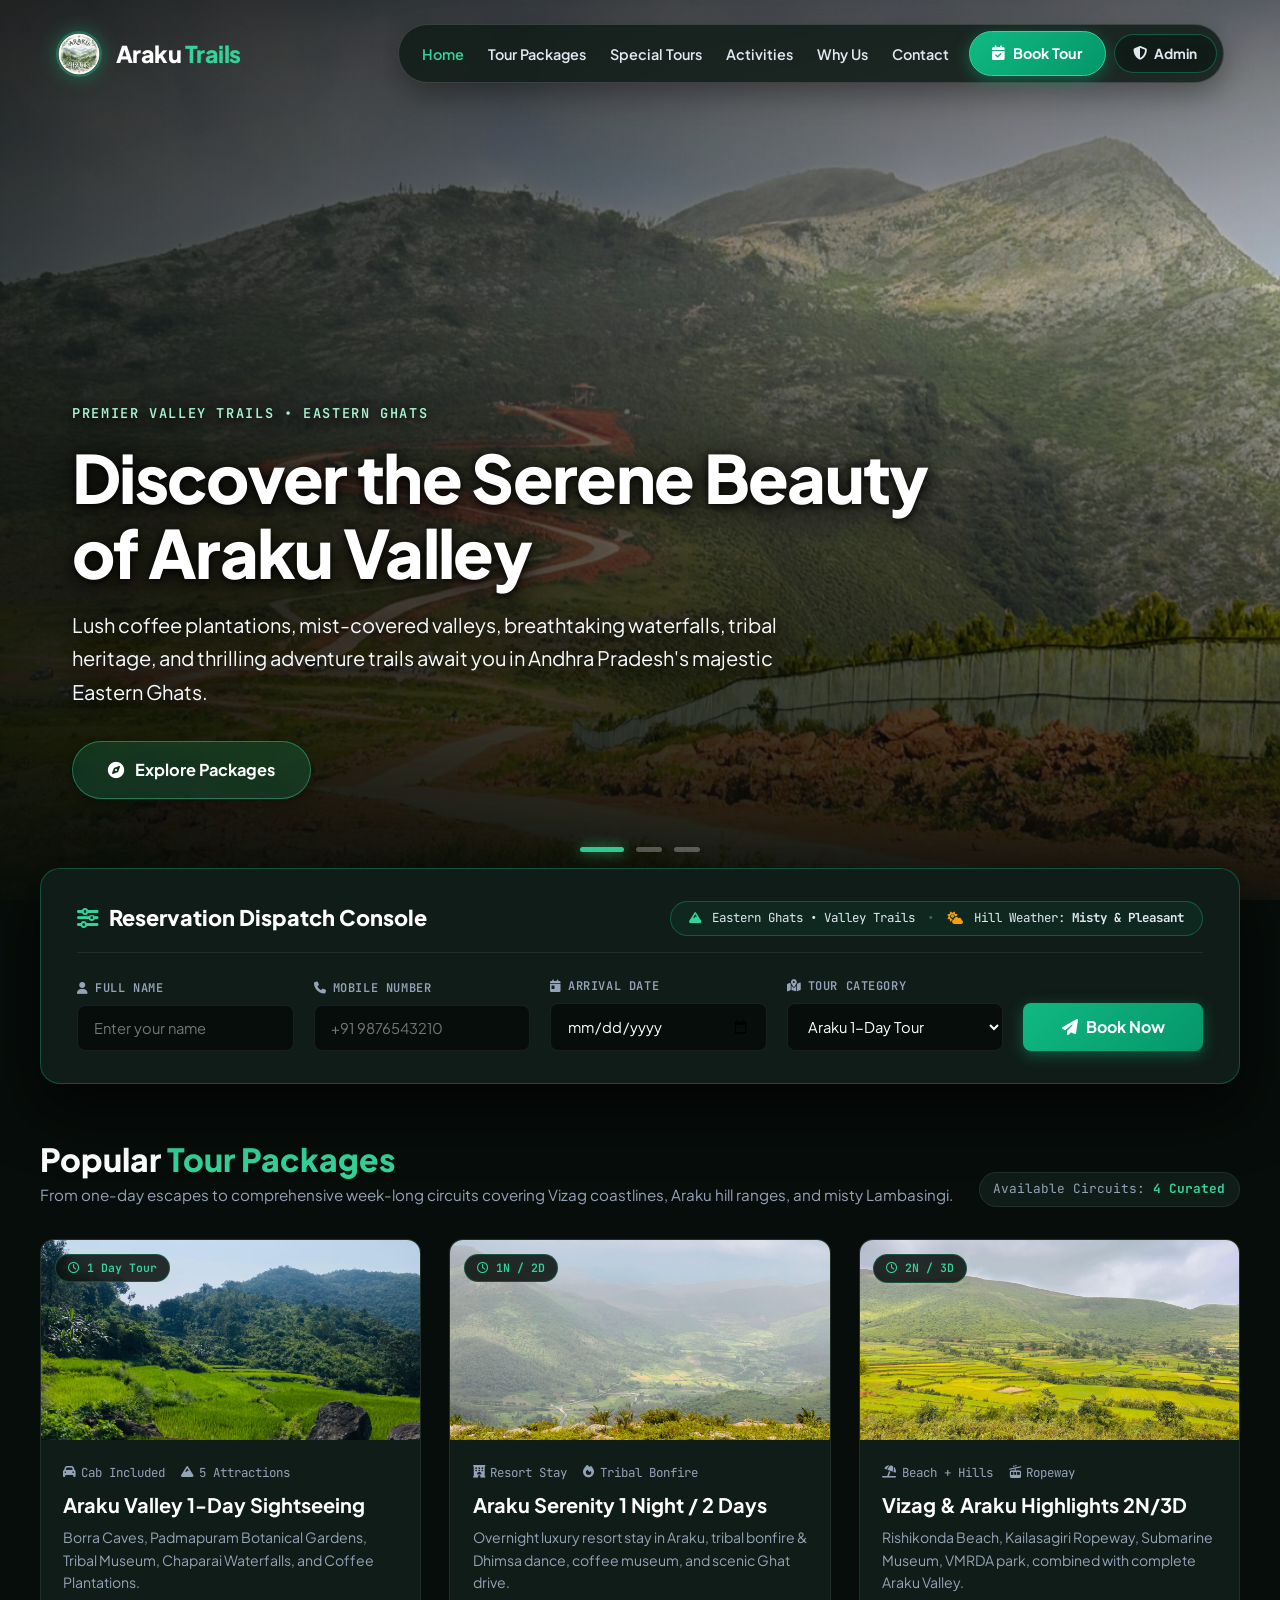
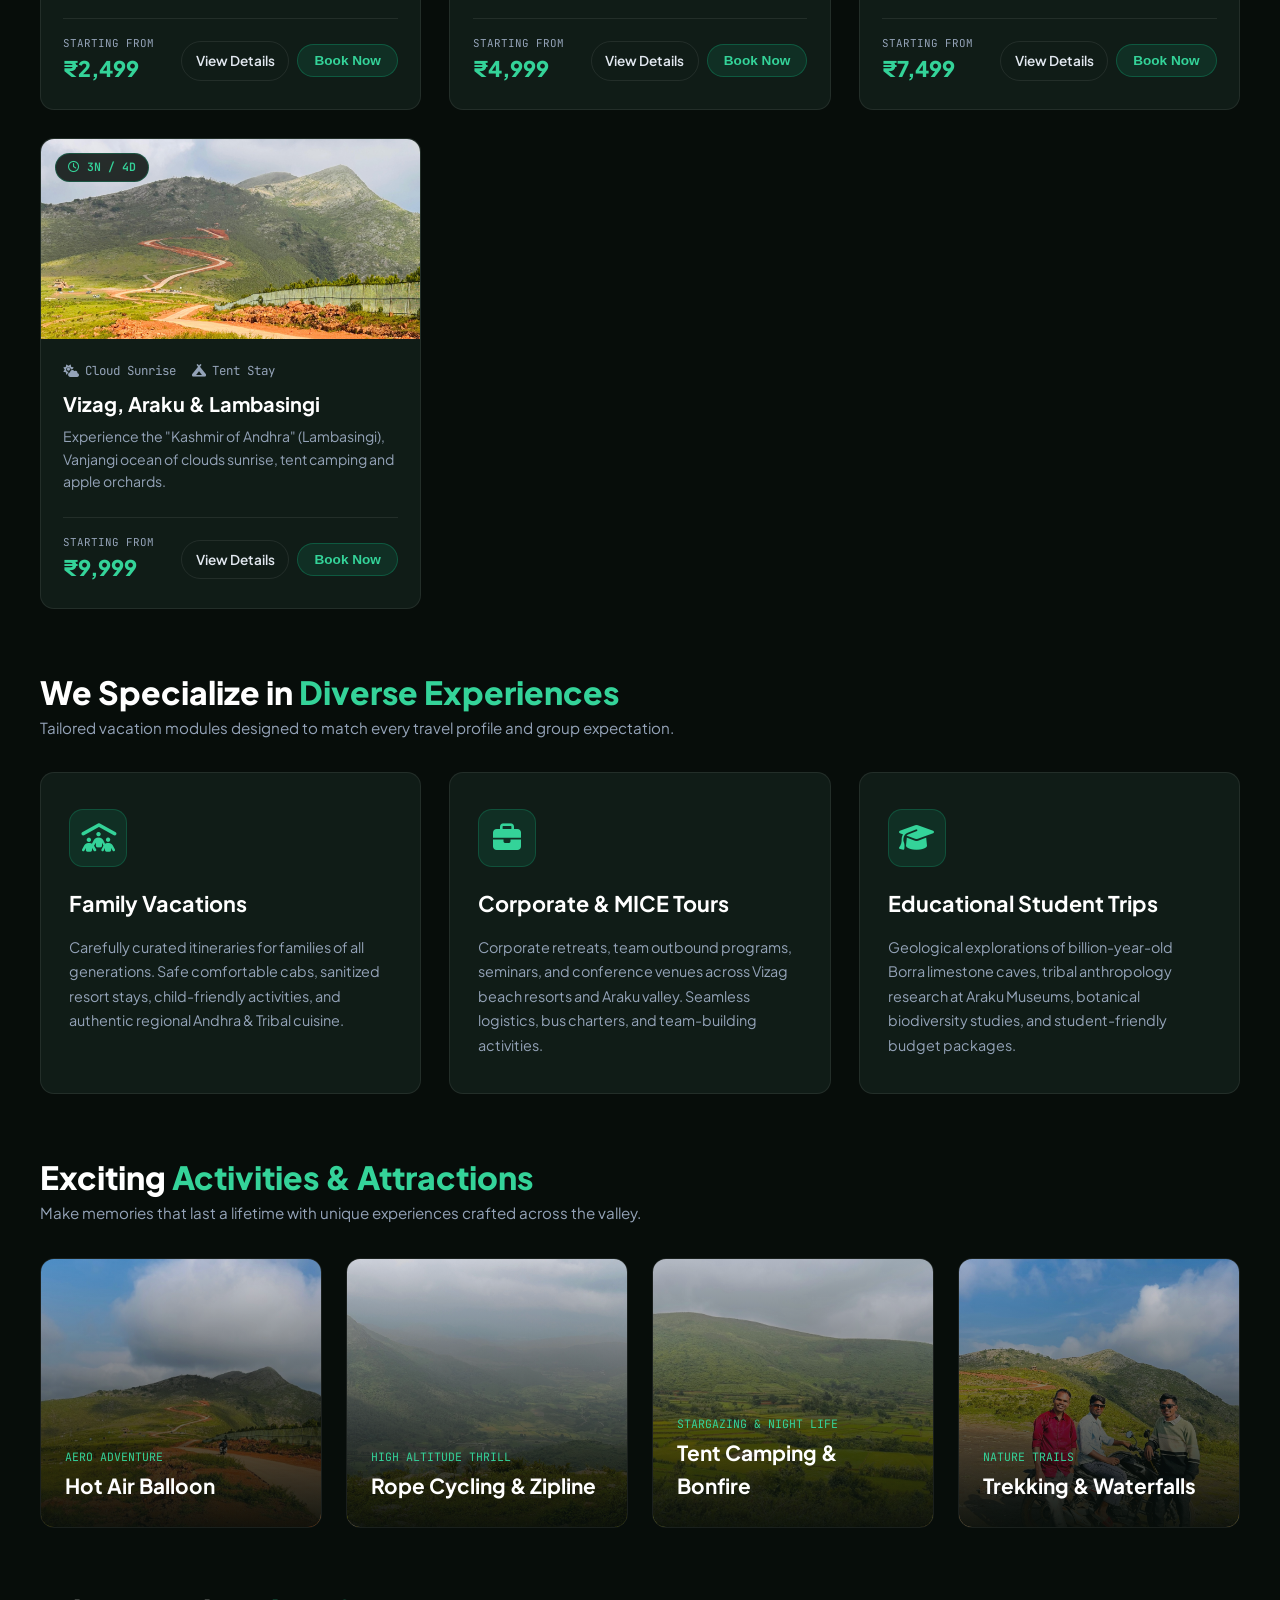
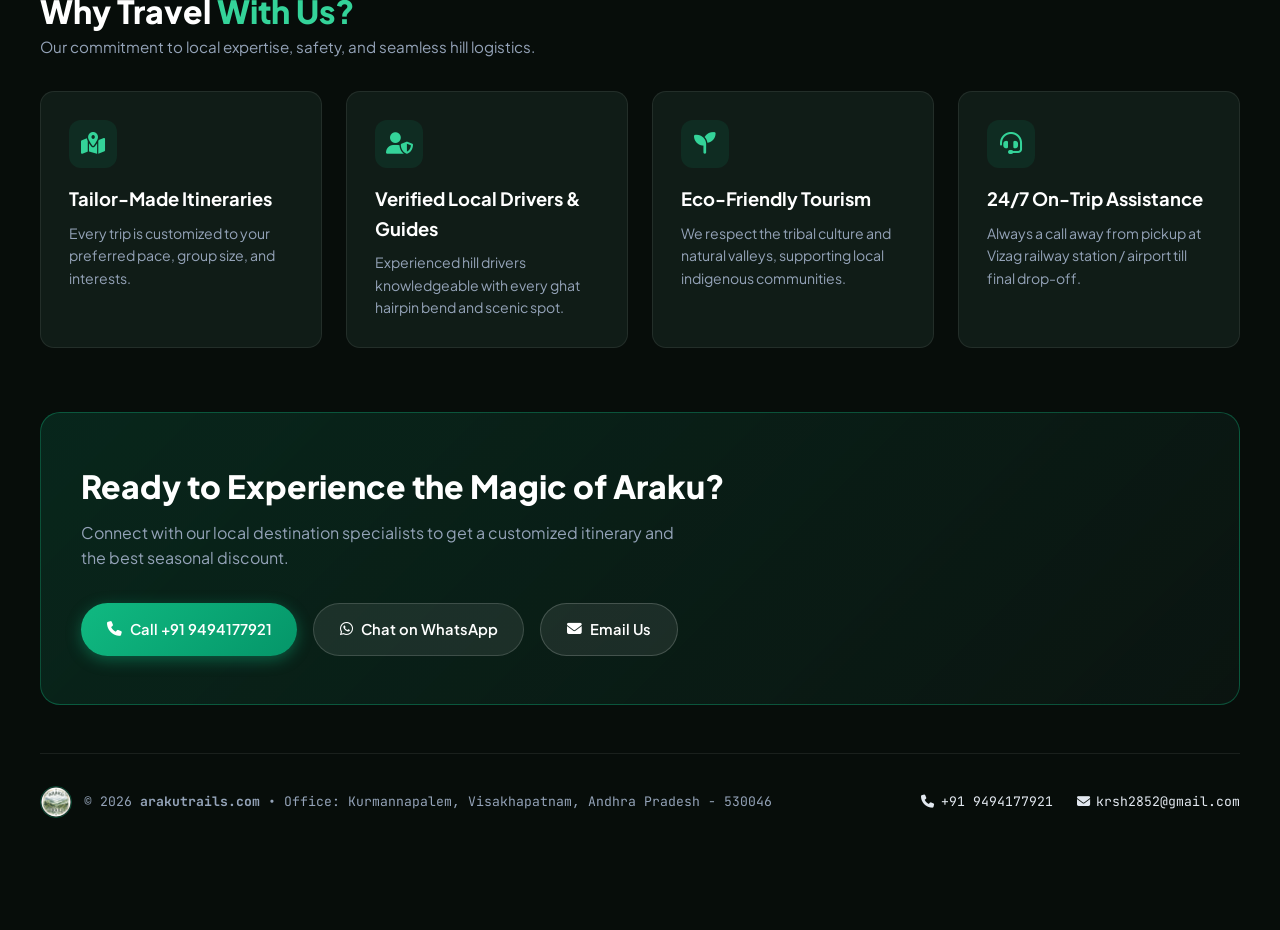
<file: index.html>
<!DOCTYPE html>
<html lang="en">

<head>
  <meta charset="UTF-8">
  <meta name="viewport" content="width=device-width, initial-scale=1.0">
  <title>Araku Trails - Interactive Travel Portal | Tour Packages, Hotels & Adventures</title>
  <meta name="description"
    content="Explore the breathtaking hills and valleys of Araku, Vizag, Vanjangi & Lambasingi with Araku Trails. Best tour packages, hotel bookings, cab rentals and adventure activities.">

  <!-- Google Fonts & Font Awesome Icons -->
  <link rel="preconnect" href="https://fonts.googleapis.com">
  <link rel="preconnect" href="https://fonts.gstatic.com" crossorigin>
  <link
    href="https://fonts.googleapis.com/css2?family=Cabinet+Grotesk:wght@700;800;900&family=Plus+Jakarta+Sans:wght@300;400;500;600;700&family=JetBrains+Mono:wght@400;500;600&display=swap"
    rel="stylesheet">
  <link rel="stylesheet" href="https://cdnjs.cloudflare.com/ajax/libs/font-awesome/6.5.1/css/all.min.css">
  <!-- Favicon & Touch Icons -->
  <link rel="icon" type="image/x-icon" href="favicon.ico">
  <link rel="icon" type="image/png" sizes="64x64" href="images/favicon-64.png">
  <link rel="apple-touch-icon" href="images/arakutrails-logo-128.png">

  <!-- Preload First Hero Image for Zero Latency First Paint -->
  <link rel="preload" as="image" href="images/WhatsApp%20Image%202026-10-12%20at%2020.30.45.jpeg">

  <!-- Consolidated Optimized Stylesheet -->
  <link rel="stylesheet" href="css/style.css">
</head>

<body>

  <!-- Floating Pekoe-Style Navigation Header -->
  <header class="pekoe-header" id="pekoeHeader">
    <div class="pekoe-header-inner">
      <a href="index.html" class="pekoe-brand">
        <img src="images/arakutrails-logo-128.png" alt="Araku Trails Logo" class="pekoe-logo-img" width="46"
          height="46">
        <div class="pekoe-brand-text">Araku <span>Trails</span></div>
      </a>

      <div class="pekoe-header-right">
        <nav class="pekoe-nav-pill">
          <ul class="pekoe-nav-links">
            <li><a href="#home" class="active">Home</a></li>
            <li><a href="#packages">Tour Packages</a></li>
            <li><a href="#specialties">Special Tours</a></li>
            <li><a href="#activities">Activities</a></li>
            <li><a href="#about">Why Us</a></li>
            <li><a href="#contact">Contact</a></li>
          </ul>
          <a href="#booking-console" class="pekoe-nav-cta">
            <i class="fa-solid fa-calendar-check"></i> Book Tour
          </a>
          <button type="button" class="pekoe-admin-btn" id="adminLoginTrigger" onclick="openAdminModal('login')"
            aria-label="Open Admin Console">
            <i class="fa-solid fa-shield-halved"></i> Admin
          </button>
        </nav>
      </div>

      <!-- Mobile Menu Button -->
      <button class="pekoe-mobile-menu-btn" id="pekoeMenuBtn" aria-label="Open Navigation">
        <i class="fa-solid fa-bars"></i> <span>MENU</span>
      </button>
    </div>
  </header>

  <!-- Mobile Drawer Menu -->
  <div class="pekoe-mobile-drawer" id="pekoeMobileDrawer">
    <div class="pekoe-drawer-header">
      <a href="index.html" class="pekoe-brand" onclick="closeMobileDrawer()">
        <img src="images/arakutrails-logo-128.png" alt="Araku Trails Logo" class="pekoe-logo-img" width="40"
          height="40">
        <div class="pekoe-brand-text">Araku <span>Trails</span></div>
      </a>
      <button class="pekoe-drawer-close" onclick="closeMobileDrawer()" aria-label="Close Navigation">&times;</button>
    </div>

    <!-- Weather & Region Info in Drawer -->
    <div class="sidebar-status-box" style="margin-bottom: 1.5rem;">
      <div class="sidebar-status-item">
        <i class="fa-solid fa-mountain" style="color: var(--emerald-bright);"></i>
        <span><strong>Eastern Ghats</strong> &bull; Valley Trails</span>
      </div>
      <div class="sidebar-status-item">
        <i class="fa-solid fa-cloud-sun" style="color: var(--amber-star);"></i>
        <span id="weatherDrawerDisplay">Hill Weather: <strong>Misty &amp; Pleasant</strong></span>
      </div>
    </div>

    <ul class="pekoe-drawer-links">
      <li><a href="#home" onclick="closeMobileDrawer()"><i class="fa-solid fa-compass"></i> Home</a></li>
      <li><a href="#booking-console" onclick="closeMobileDrawer()"><i class="fa-solid fa-calendar-check"></i> Booking
          Console</a></li>
      <li><a href="#packages" onclick="closeMobileDrawer()"><i class="fa-solid fa-layer-group"></i> Tour Packages</a>
      </li>
      <li><a href="#specialties" onclick="closeMobileDrawer()"><i class="fa-solid fa-crown"></i> Special Tours</a></li>
      <li><a href="#activities" onclick="closeMobileDrawer()"><i class="fa-solid fa-parachute-box"></i> Activities</a>
      </li>
      <li><a href="#about" onclick="closeMobileDrawer()"><i class="fa-solid fa-shield-halved"></i> Why Araku Trails</a>
      </li>
      <li><a href="#contact" onclick="closeMobileDrawer()"><i class="fa-solid fa-headset"></i> Contact Support</a></li>
      <li><a href="javascript:void(0)" class="admin-drawer-link"
          onclick="closeMobileDrawer(); openAdminModal('login');"><i class="fa-solid fa-user-shield"></i> Admin
          Portal</a></li>
    </ul>

    <!-- 24/7 Priority Desk in Drawer -->
    <div class="sidebar-hotline" style="margin-top: auto;">
      <div class="hotline-badge">
        <span class="pulse-dot"></span> 24/7 Priority Desk
      </div>
      <a href="tel:+919494177921" class="hotline-num">+91 9494177921</a>
      <a href="mailto:krsh2852@gmail.com" class="hotline-email">krsh2852@gmail.com</a>
      <a href="https://wa.me/919494177921?text=Hello%20Araku%20Trails,%20I%20want%20to%20plan%20a%20trip"
        target="_blank" class="hotline-whatsapp-btn">
        <i class="fa-brands fa-whatsapp"></i> Chat on WhatsApp
      </a>
    </div>
  </div>

  <!-- Full-Screen Edge-to-Edge Pekoe Hero Slider -->
  <section class="pekoe-hero" id="home">
    <!-- Background Photography Slides -->
    <div class="pekoe-hero-slides">
      <div class="pekoe-slide active"
        style="background-image: url('images/WhatsApp%20Image%202026-10-12%20at%2020.30.45.jpeg'); background-position: center 40%;">
      </div>
      <div class="pekoe-slide"
        style="background-image: url('images/WhatsApp%20Image%202026-10-13%20at%2012.46.40%20AM.jpeg'); background-position: center 30%;">
      </div>
      <div class="pekoe-slide"
        style="background-image: url('images/WhatsApp%20Image%202026-10-12%20at%2020.30.45%20(1).jpeg'); background-position: center 50%;">
      </div>
    </div>
    <div class="pekoe-overlay"></div>

    <!-- Floating Typography & Actions Overlay -->
    <div class="pekoe-hero-content">
      <div class="pekoe-eyebrow" id="heroEyebrow">
        Premier Valley Trails &bull; Eastern Ghats
      </div>
      <h1 class="pekoe-title" id="heroTitle">
        Discover the Serene Beauty of Araku Valley
      </h1>
      <p class="pekoe-desc" id="heroDesc">
        Lush coffee plantations, mist-covered valleys, breathtaking waterfalls, tribal heritage, and thrilling adventure
        trails await you in Andhra Pradesh's majestic Eastern Ghats.
      </p>
      <div class="pekoe-actions">
        <a href="#packages" class="pekoe-btn pekoe-btn-primary">
          <i class="fa-solid fa-compass"></i> Explore Packages
        </a>
      </div>
    </div>

    <!-- Subtle Centered Slide Indicators -->
    <div class="pekoe-dots-bar" id="pekoeDotsBar">
      <button class="pekoe-dot active" onclick="setSlide(0)" aria-label="Slide 1: Araku Valley"></button>
      <button class="pekoe-dot" onclick="setSlide(1)" aria-label="Slide 2: Vanjangi Clouds"></button>
      <button class="pekoe-dot" onclick="setSlide(2)" aria-label="Slide 3: Bonfire &amp; Dhimsa"></button>
    </div>
  </section>

  <!-- Main Website Content (Flowing naturally below the hero) -->
  <main class="pekoe-main-content">
    <div class="pekoe-container">

      <!-- Interactive Booking Console Card -->
      <section class="booking-console-card" id="booking-console">
        <div class="console-card-header">
          <div class="console-header-title">
            <i class="fa-solid fa-sliders"></i> Reservation Dispatch Console
          </div>
          <div class="console-header-status" id="weatherDisplay">
            <i class="fa-solid fa-mountain" style="color: var(--emerald-bright);"></i>
            <span>Eastern Ghats &bull; Valley Trails</span>
            <span class="status-sep">&bull;</span>
            <i class="fa-solid fa-cloud-sun" id="weatherIcon" style="color: var(--amber-star);"></i>
            <span>Hill Weather: <strong>Misty &amp; Pleasant</strong></span>
          </div>
        </div>

        <form class="booking-grid" id="quickBookingForm" onsubmit="handleBookingSubmit(event)">
          <div class="field-wrapper">
            <label for="travelName"><i class="fa-solid fa-user"></i> Full Name</label>
            <input type="text" id="travelName" class="dash-input" placeholder="Enter your name" required>
          </div>
          <div class="field-wrapper">
            <label for="travelMobile"><i class="fa-solid fa-phone"></i> Mobile Number</label>
            <input type="tel" id="travelMobile" class="dash-input" placeholder="+91 9876543210" required>
          </div>
          <div class="field-wrapper">
            <label for="travelDate"><i class="fa-solid fa-calendar-day"></i> Arrival Date</label>
            <input type="date" id="travelDate" class="dash-input" required>
          </div>
          <div class="field-wrapper">
            <label for="travelType"><i class="fa-solid fa-map-location-dot"></i> Tour Category</label>
            <select id="travelType" class="dash-input">
              <option value="Araku 1-Day Tour">Araku 1-Day Tour</option>
              <option value="Araku 1N/2D Tour">Araku 1 Night / 2 Days</option>
              <option value="Vizag & Araku 2N/3D">Vizag &amp; Araku 2N/3D</option>
              <option value="Lambasingi & Vanjangi">Lambasingi &amp; Vanjangi Tour</option>
              <option value="Couple & Honeymoon">Couple &amp; Honeymoon Tour</option>
              <option value="Group & Corporate MICE">Group &amp; Corporate MICE</option>
            </select>
          </div>
          <button type="submit" class="btn-exec-booking">
            <i class="fa-solid fa-paper-plane"></i> Book Now
          </button>
        </form>
      </section>

      <!-- Tour Packages Section -->
      <section id="packages">
        <div class="section-portal-header">
          <div class="portal-heading">
            <h2>Popular <span>Tour Packages</span></h2>
            <p>From one-day escapes to comprehensive week-long circuits covering Vizag coastlines, Araku hill ranges,
              and misty Lambasingi.</p>
          </div>
          <div class="portal-stats-pills">
            <span class="stat-pill">Available Circuits: <strong>4 Curated</strong></span>
          </div>
        </div>

        <div class="dash-packages-grid">
          <!-- Package 1 -->
          <div class="dash-pack-card" onclick="window.location.href='araku-1-day-tour.html'">
            <div class="pack-thumb-box">
              <img src="images/WhatsApp%20Image%202026-10-13%20at%2012.46.40%20AM.jpeg" alt="Araku 1 Day Tour"
                loading="lazy" decoding="async">
              <span class="pack-duration-chip"><i class="fa-regular fa-clock"></i> 1 Day Tour</span>
            </div>
            <div class="pack-card-content">
              <div class="pack-features-line">
                <span><i class="fa-solid fa-car"></i> Cab Included</span>
                <span><i class="fa-solid fa-mountain"></i> 5 Attractions</span>
              </div>
              <h3 class="pack-name"><a href="araku-1-day-tour.html">Araku Valley 1-Day Sightseeing</a></h3>
              <p class="pack-summary">Borra Caves, Padmapuram Botanical Gardens, Tribal Museum, Chaparai Waterfalls, and
                Coffee Plantations.</p>
              <div class="pack-card-foot">
                <div class="pack-rate-tag">
                  <span class="rate-micro">Starting From</span>
                  <span class="rate-amount">₹2,499</span>
                </div>
                <div class="pack-actions-foot">
                  <a href="araku-1-day-tour.html" class="btn-pack-view" onclick="event.stopPropagation()">View
                    Details</a>
                  <button class="btn-pack-select"
                    onclick="event.stopPropagation(); openBookingModal('Araku Valley 1-Day Tour')">Book Now</button>
                </div>
              </div>
            </div>
          </div>

          <!-- Package 2 -->
          <div class="dash-pack-card" onclick="window.location.href='araku-1n-2d-tour.html'">
            <div class="pack-thumb-box">
              <img src="images/WhatsApp%20Image%202026-10-12%20at%2020.30.45%20(1).jpeg" alt="Araku 1N/2D Tour"
                loading="lazy" decoding="async">
              <span class="pack-duration-chip"><i class="fa-regular fa-clock"></i> 1N / 2D</span>
            </div>
            <div class="pack-card-content">
              <div class="pack-features-line">
                <span><i class="fa-solid fa-hotel"></i> Resort Stay</span>
                <span><i class="fa-solid fa-fire"></i> Tribal Bonfire</span>
              </div>
              <h3 class="pack-name"><a href="araku-1n-2d-tour.html">Araku Serenity 1 Night / 2 Days</a></h3>
              <p class="pack-summary">Overnight luxury resort stay in Araku, tribal bonfire &amp; Dhimsa dance, coffee
                museum, and scenic Ghat drive.</p>
              <div class="pack-card-foot">
                <div class="pack-rate-tag">
                  <span class="rate-micro">Starting From</span>
                  <span class="rate-amount">₹4,999</span>
                </div>
                <div class="pack-actions-foot">
                  <a href="araku-1n-2d-tour.html" class="btn-pack-view" onclick="event.stopPropagation()">View
                    Details</a>
                  <button class="btn-pack-select"
                    onclick="event.stopPropagation(); openBookingModal('Araku Serenity 1N/2D')">Book Now</button>
                </div>
              </div>
            </div>
          </div>

          <!-- Package 3 -->
          <div class="dash-pack-card" onclick="window.location.href='vizag-araku-2n-3d-tour.html'">
            <div class="pack-thumb-box">
              <img src="images/WhatsApp%20Image%202026-10-12%20at%2020.30.45%20(2).jpeg" alt="Vizag & Araku 2N/3D"
                loading="lazy" decoding="async">
              <span class="pack-duration-chip"><i class="fa-regular fa-clock"></i> 2N / 3D</span>
            </div>
            <div class="pack-card-content">
              <div class="pack-features-line">
                <span><i class="fa-solid fa-umbrella-beach"></i> Beach + Hills</span>
                <span><i class="fa-solid fa-cable-car"></i> Ropeway</span>
              </div>
              <h3 class="pack-name"><a href="vizag-araku-2n-3d-tour.html">Vizag &amp; Araku Highlights 2N/3D</a></h3>
              <p class="pack-summary">Rishikonda Beach, Kailasagiri Ropeway, Submarine Museum, VMRDA park, combined with
                complete Araku Valley.</p>
              <div class="pack-card-foot">
                <div class="pack-rate-tag">
                  <span class="rate-micro">Starting From</span>
                  <span class="rate-amount">₹7,499</span>
                </div>
                <div class="pack-actions-foot">
                  <a href="vizag-araku-2n-3d-tour.html" class="btn-pack-view" onclick="event.stopPropagation()">View
                    Details</a>
                  <button class="btn-pack-select"
                    onclick="event.stopPropagation(); openBookingModal('Vizag & Araku 2N/3D')">Book Now</button>
                </div>
              </div>
            </div>
          </div>

          <!-- Package 4 -->
          <div class="dash-pack-card" onclick="window.location.href='vizag-araku-lambasingi-3n-4d-tour.html'">
            <div class="pack-thumb-box">
              <img src="images/WhatsApp%20Image%202026-10-12%20at%2020.30.45.jpeg" alt="Lambasingi & Vanjangi"
                loading="lazy" decoding="async">
              <span class="pack-duration-chip"><i class="fa-regular fa-clock"></i> 3N / 4D</span>
            </div>
            <div class="pack-card-content">
              <div class="pack-features-line">
                <span><i class="fa-solid fa-cloud-sun"></i> Cloud Sunrise</span>
                <span><i class="fa-solid fa-campground"></i> Tent Stay</span>
              </div>
              <h3 class="pack-name"><a href="vizag-araku-lambasingi-3n-4d-tour.html">Vizag, Araku &amp; Lambasingi</a>
              </h3>
              <p class="pack-summary">Experience the "Kashmir of Andhra" (Lambasingi), Vanjangi ocean of clouds sunrise,
                tent camping and apple orchards.</p>
              <div class="pack-card-foot">
                <div class="pack-rate-tag">
                  <span class="rate-micro">Starting From</span>
                  <span class="rate-amount">₹9,999</span>
                </div>
                <div class="pack-actions-foot">
                  <a href="vizag-araku-lambasingi-3n-4d-tour.html" class="btn-pack-view"
                    onclick="event.stopPropagation()">View Details</a>
                  <button class="btn-pack-select"
                    onclick="event.stopPropagation(); openBookingModal('Vizag, Araku & Lambasingi 3N/4D')">Book
                    Now</button>
                </div>
              </div>
            </div>
          </div>
        </div>
      </section>

      <!-- Special Travel Experiences -->
      <section id="specialties">
        <div class="section-portal-header">
          <div class="portal-heading">
            <h2>We Specialize in <span>Diverse Experiences</span></h2>
            <p>Tailored vacation modules designed to match every travel profile and group expectation.</p>
          </div>
        </div>

        <div class="specialty-dash-grid">
          <div class="specialty-tile">
            <div class="specialty-avatar-icon"><i class="fa-solid fa-people-roof"></i></div>
            <h3 class="specialty-title">Family Vacations</h3>
            <p class="specialty-desc">
              Carefully curated itineraries for families of all generations. Safe comfortable cabs, sanitized resort
              stays, child-friendly activities, and authentic regional Andhra &amp; Tribal cuisine.
            </p>
          </div>

          <div class="specialty-tile">
            <div class="specialty-avatar-icon"><i class="fa-solid fa-briefcase"></i></div>
            <h3 class="specialty-title">Corporate &amp; MICE Tours</h3>
            <p class="specialty-desc">
              Corporate retreats, team outbound programs, seminars, and conference venues across Vizag beach resorts
              and Araku valley. Seamless logistics, bus charters, and team-building activities.
            </p>
          </div>

          <div class="specialty-tile">
            <div class="specialty-avatar-icon"><i class="fa-solid fa-graduation-cap"></i></div>
            <h3 class="specialty-title">Educational Student Trips</h3>
            <p class="specialty-desc">
              Geological explorations of billion-year-old Borra limestone caves, tribal anthropology research at Araku
              Museums, botanical biodiversity studies, and student-friendly budget packages.
            </p>
          </div>
        </div>
      </section>

      <!-- Activities & Adventure Section -->
      <section id="activities">
        <div class="section-portal-header">
          <div class="portal-heading">
            <h2>Exciting <span>Activities &amp; Attractions</span></h2>
            <p>Make memories that last a lifetime with unique experiences crafted across the valley.</p>
          </div>
        </div>

        <div class="dash-activity-grid">
          <div class="activity-deck-card" onclick="openBookingModal('Hot Air Balloon')">
            <img class="act-bg-img" src="images/WhatsApp%20Image%202026-10-12%20at%2020.30.43.jpeg" loading="lazy"
              decoding="async" alt="Hot Air Balloon">
            <div class="act-gradient-overlay">
              <span class="act-category-code">Aero Adventure</span>
              <h3 class="act-label">Hot Air Balloon</h3>
            </div>
          </div>

          <div class="activity-deck-card" onclick="openBookingModal('Rope Cycling')">
            <img class="act-bg-img" src="images/WhatsApp%20Image%202026-10-12%20at%2020.30.45%20(1).jpeg" loading="lazy"
              decoding="async" alt="Rope Cycling">
            <div class="act-gradient-overlay">
              <span class="act-category-code">High Altitude Thrill</span>
              <h3 class="act-label">Rope Cycling &amp; Zipline</h3>
            </div>
          </div>

          <div class="activity-deck-card" onclick="openBookingModal('Tent Camping & Bonfire')">
            <img class="act-bg-img" src="images/WhatsApp%20Image%202026-10-12%20at%2020.30.45%20(2).jpeg" loading="lazy"
              decoding="async" alt="Campfire Stay">
            <div class="act-gradient-overlay">
              <span class="act-category-code">Stargazing &amp; Night Life</span>
              <h3 class="act-label">Tent Camping &amp; Bonfire</h3>
            </div>
          </div>

          <div class="activity-deck-card" onclick="openBookingModal('Trekking & Waterfalls')">
            <img class="act-bg-img" src="images/WhatsApp%20Image%202026-10-13%20at%2012.46.39%20AM%20(1).jpeg"
              loading="lazy" decoding="async" alt="Trekking">
            <div class="act-gradient-overlay">
              <span class="act-category-code">Nature Trails</span>
              <h3 class="act-label">Trekking &amp; Waterfalls</h3>
            </div>
          </div>
        </div>
      </section>

      <!-- Why Choose Us -->
      <section id="about">
        <div class="section-portal-header">
          <div class="portal-heading">
            <h2>Why Travel <span>With Us?</span></h2>
            <p>Our commitment to local expertise, safety, and seamless hill logistics.</p>
          </div>
        </div>

        <div class="features-dash-row">
          <div class="feature-metric-card">
            <div class="metric-icon-wrap"><i class="fa-solid fa-map-location-dot"></i></div>
            <h4 class="metric-label">Tailor-Made Itineraries</h4>
            <p class="metric-explain">Every trip is customized to your preferred pace, group size, and interests.</p>
          </div>

          <div class="feature-metric-card">
            <div class="metric-icon-wrap"><i class="fa-solid fa-user-shield"></i></div>
            <h4 class="metric-label">Verified Local Drivers &amp; Guides</h4>
            <p class="metric-explain">Experienced hill drivers knowledgeable with every ghat hairpin bend and scenic
              spot.</p>
          </div>

          <div class="feature-metric-card">
            <div class="metric-icon-wrap"><i class="fa-solid fa-seedling"></i></div>
            <h4 class="metric-label">Eco-Friendly Tourism</h4>
            <p class="metric-explain">We respect the tribal culture and natural valleys, supporting local indigenous
              communities.</p>
          </div>

          <div class="feature-metric-card">
            <div class="metric-icon-wrap"><i class="fa-solid fa-headset"></i></div>
            <h4 class="metric-label">24/7 On-Trip Assistance</h4>
            <p class="metric-explain">Always a call away from pickup at Vizag railway station / airport till final
              drop-off.</p>
          </div>
        </div>
      </section>

      <!-- CTA Callout Banner -->
      <section class="dash-callout-panel" id="contact">
        <div class="callout-text">
          <h2>Ready to Experience the Magic of Araku?</h2>
          <p>Connect with our local destination specialists to get a customized itinerary and the best seasonal
            discount.</p>
        </div>
        <div class="callout-btn-group">
          <a href="tel:+919494177921" class="btn-callout-call">
            <i class="fa-solid fa-phone"></i> Call +91 9494177921
          </a>
          <a href="https://wa.me/919494177921?text=Hello%20Araku%20Trails,%20I%20want%20to%20plan%20a%20trip"
            target="_blank" class="btn-callout-chat">
            <i class="fa-brands fa-whatsapp"></i> Chat on WhatsApp
          </a>
          <a href="mailto:krsh2852@gmail.com" class="btn-callout-email">
            <i class="fa-solid fa-envelope"></i> Email Us
          </a>
        </div>
      </section>

      <!-- Footer Info -->
      <footer class="dash-footer-meta">
        <div style="display: flex; align-items: center; gap: 0.75rem;">
          <img src="images/arakutrails-logo-128.png" alt="Araku Trails Logo" class="footer-logo-img" width="32"
            height="32">
          <div>
            &copy; <span id="currentYear"></span> <strong>arakutrails.com</strong> &bull; Office: Kurmannapalem,
            Visakhapatnam, Andhra Pradesh - 530046
          </div>
        </div>
        <div class="footer-quick-contacts">
          <a href="tel:+919494177921"><i class="fa-solid fa-phone"></i> +91 9494177921</a>
          <a href="mailto:krsh2852@gmail.com"><i class="fa-solid fa-envelope"></i> krsh2852@gmail.com</a>
        </div>
      </footer>

    </div>
  </main>

  <!-- Quick Booking Modal Popup -->
  <div class="modal" id="bookingModal">
    <div class="modal-box">
      <button class="modal-close" onclick="closeBookingModal()">&times;</button>
      <h3 style="font-family: var(--font-brand); font-size: 1.5rem; color: #fff; margin-bottom: 0.5rem;"
        id="modalPackageTitle">Book Your Tour</h3>
      <p style="color: var(--text-body); font-size: 0.9rem; margin-bottom: 1.5rem;">
        Fill in your details and our travel representative will call you with custom quotes within 15 minutes.
      </p>

      <form onsubmit="handleModalSubmit(event)" style="display: flex; flex-direction: column; gap: 1rem;">
        <input type="hidden" id="modalSelectedPackage" value="">
        <div class="field-wrapper">
          <label for="modalName"><i class="fa-solid fa-user"></i> Full Name</label>
          <input type="text" id="modalName" class="dash-input" placeholder="Your Name" required>
        </div>
        <div class="field-wrapper">
          <label for="modalPhone"><i class="fa-solid fa-phone"></i> Phone / WhatsApp</label>
          <input type="tel" id="modalPhone" class="dash-input" placeholder="Mobile Number" required>
        </div>
        <div class="field-wrapper">
          <label for="modalDate"><i class="fa-solid fa-calendar"></i> Travel Date</label>
          <input type="date" id="modalDate" class="dash-input" required>
        </div>
        <button type="submit" class="btn-exec-booking" style="margin-top: 0.5rem;">
          <i class="fa-solid fa-check-circle"></i> Confirm Booking Request
        </button>
      </form>
    </div>
  </div>

  <!-- ========================================================
       ADMIN PORTAL MODALS (LOGIN, FORGOT/RESET PW, DASHBOARD, EDIT)
  ======================================================== -->
  <!-- 1. Admin Login Modal -->
  <div class="admin-modal-overlay" id="adminLoginOverlay">
    <div class="admin-auth-card">
      <button class="admin-modal-close-btn" onclick="closeAdminModal('adminLoginOverlay')"
        aria-label="Close">&times;</button>
      <div class="admin-badge-pill">
        <i class="fa-solid fa-lock"></i> Protected Console
      </div>
      <h3 class="admin-card-title">Admin Sign In</h3>
      <p class="admin-card-sub">Access Araku Trails reservation dispatch and customer records securely.</p>

      <div id="adminLoginNotice"></div>

      <form id="adminLoginForm" onsubmit="handleAdminLogin(event)">
        <div class="admin-input-group">
          <label for="adminUsername"><i class="fa-solid fa-user-shield"></i> User ID / Name</label>
          <input type="text" id="adminUsername" class="dash-input" placeholder="Enter User ID" autocomplete="username"
            required>
        </div>
        <div class="admin-input-group">
          <label for="adminPassword"><i class="fa-solid fa-key"></i> Password</label>
          <div class="admin-password-wrap">
            <input type="password" id="adminPassword" class="dash-input" placeholder="Enter Password"
              autocomplete="current-password" required>
            <button type="button" class="admin-password-toggle"
              onclick="togglePasswordVisibility('adminPassword', this)" aria-label="Toggle password visibility">
              <i class="fa-solid fa-eye"></i>
            </button>
          </div>
        </div>
        <button type="submit" class="admin-submit-btn" style="margin-top: 0.5rem;">
          <i class="fa-solid fa-arrow-right-to-bracket"></i> Sign In to Console
        </button>
        <div style="text-align: center; margin-top: 1.1rem;">
          <button type="button" class="admin-secondary-link" onclick="openAdminModal('forgot')">
            Forgot Password?
          </button>
        </div>
      </form>
    </div>
  </div>

  <!-- 2. Forgot Password Modal -->
  <div class="admin-modal-overlay" id="adminForgotOverlay">
    <div class="admin-auth-card">
      <button class="admin-modal-close-btn" onclick="closeAdminModal('adminForgotOverlay')"
        aria-label="Close">&times;</button>
      <div class="admin-badge-pill">
        <i class="fa-solid fa-envelope-shield"></i> Security Verification
      </div>
      <h3 class="admin-card-title">Reset Password</h3>
      <p class="admin-card-sub">
        Enter your registered administrator email address manually. An official password reset link will be sent to your
        email inbox.
      </p>

      <div id="adminForgotNotice"></div>

      <form id="adminForgotForm" onsubmit="handleAdminForgot(event)">
        <div class="admin-input-group">
          <label for="adminForgotEmail"><i class="fa-solid fa-at"></i> Administrator Email Address</label>
          <input type="email" id="adminForgotEmail" class="dash-input" value="" placeholder="admin.contact@example.com"
            autocomplete="email" required>
        </div>
        <button type="submit" class="admin-submit-btn" id="btnForgotSubmit" style="margin-top: 0.5rem;">
          <i class="fa-solid fa-paper-plane"></i> Send Official Reset Link
        </button>
        <div style="text-align: center; margin-top: 1.1rem;">
          <button type="button" class="admin-secondary-link" onclick="openAdminModal('login')">
            &larr; Back to Sign In
          </button>
        </div>
      </form>
    </div>
  </div>

  <!-- 3. Password Reset Form Modal -->
  <div class="admin-modal-overlay" id="adminResetOverlay">
    <div class="admin-auth-card">
      <button class="admin-modal-close-btn" onclick="closeAdminModal('adminResetOverlay')"
        aria-label="Close">&times;</button>
      <div class="admin-badge-pill">
        <i class="fa-solid fa-key"></i> Set New Credentials
      </div>
      <h3 class="admin-card-title">Create New Credentials</h3>
      <p class="admin-card-sub">Choose a custom User ID and a strong new password for future admin logins.</p>

      <div id="adminResetNotice"></div>

      <form id="adminResetForm" onsubmit="handleAdminResetSubmit(event)">
        <div class="admin-input-group">
          <label for="adminNewUsername"><i class="fa-solid fa-user-tag"></i> Custom User ID</label>
          <input type="text" id="adminNewUsername" class="dash-input" placeholder="Enter Custom User ID" required>
        </div>
        <div class="admin-input-group">
          <label for="adminNewPassword"><i class="fa-solid fa-lock"></i> New Password</label>
          <div class="admin-password-wrap">
            <input type="password" id="adminNewPassword" class="dash-input" placeholder="Enter New Password" required>
            <button type="button" class="admin-password-toggle"
              onclick="togglePasswordVisibility('adminNewPassword', this)" aria-label="Toggle password visibility">
              <i class="fa-solid fa-eye"></i>
            </button>
          </div>
        </div>
        <div class="admin-input-group">
          <label for="adminConfirmPassword"><i class="fa-solid fa-circle-check"></i> Confirm Password</label>
          <input type="password" id="adminConfirmPassword" class="dash-input" placeholder="••••••••••••" required>
        </div>
        <button type="submit" class="admin-submit-btn" style="margin-top: 0.5rem;">
          <i class="fa-solid fa-floppy-disk"></i> Save &amp; Update Credentials
        </button>
        <div style="text-align: center; margin-top: 1.1rem;">
          <button type="button" class="admin-secondary-link" onclick="openAdminModal('login')">
            &larr; Back to Sign In
          </button>
        </div>
      </form>
    </div>
  </div>

  <!-- 4. Admin Dashboard Modal (Live Booked Persons Management) -->
  <div class="admin-modal-overlay" id="adminDashboardOverlay">
    <div class="admin-dashboard-card">
      <button class="admin-modal-close-btn" onclick="closeAdminModal('adminDashboardOverlay')"
        aria-label="Close">&times;</button>

      <!-- Top Bar -->
      <div class="admin-dash-head">
        <div class="admin-dash-head-left">
          <div class="admin-dash-title">
            <i class="fa-solid fa-shield-halved" style="color: var(--emerald-bright);"></i>
            <span>Araku Trails &bull; Reservation Dispatch</span>
          </div>
          <span class="admin-badge-pill" style="margin-bottom: 0;">
            <i class="fa-solid fa-user-check"></i> <span id="adminLoggedAs">Admin</span>
          </span>
        </div>
        <div class="admin-dash-actions">
          <button type="button" class="admin-pill-btn" onclick="openAddBookingModal()">
            <i class="fa-solid fa-plus"></i> Add Booking
          </button>
          <button type="button" class="admin-pill-btn" onclick="exportBookingsToCSV()">
            <i class="fa-solid fa-file-csv"></i> Export CSV
          </button>
          <button type="button" class="admin-pill-btn danger" onclick="handleAdminLogout()">
            <i class="fa-solid fa-right-from-bracket"></i> Sign Out
          </button>
        </div>
      </div>

      <!-- Metrics Ribbon -->
      <div class="admin-metrics-ribbon">
        <div class="admin-stat-card">
          <div class="admin-stat-label">Total Bookings</div>
          <div class="admin-stat-val emerald" id="statTotalBookings">0</div>
        </div>
        <div class="admin-stat-card">
          <div class="admin-stat-label">Pending / New</div>
          <div class="admin-stat-val" id="statNewBookings" style="color: #38bdf8;">0</div>
        </div>
        <div class="admin-stat-card">
          <div class="admin-stat-label">Confirmed</div>
          <div class="admin-stat-val" id="statConfirmedBookings" style="color: #34d399;">0</div>
        </div>
        <div class="admin-stat-card">
          <div class="admin-stat-label">WhatsApp Dispatched</div>
          <div class="admin-stat-val" id="statWhatsappBookings" style="color: #25d366;">0</div>
        </div>
      </div>

      <!-- Controls & Filter Bar -->
      <div class="admin-controls-bar">
        <div class="admin-search-wrap">
          <i class="fa-solid fa-magnifying-glass"></i>
          <input type="text" id="adminSearchInput" class="admin-search-input"
            placeholder="Search by name, phone, package, date..." oninput="renderAdminBookingsTable()">
        </div>
        <div class="admin-filter-group">
          <select id="adminStatusFilter" class="admin-filter-select" onchange="renderAdminBookingsTable()">
            <option value="ALL">All Statuses</option>
            <option value="New">Status: New</option>
            <option value="Confirmed">Status: Confirmed</option>
            <option value="Completed">Status: Completed</option>
            <option value="Cancelled">Status: Cancelled</option>
          </select>
          <select id="adminChannelFilter" class="admin-filter-select" onchange="renderAdminBookingsTable()">
            <option value="ALL">All Channels</option>
            <option value="WhatsApp">Channel: WhatsApp</option>
            <option value="Web Form">Channel: Web Form</option>
            <option value="Direct Call">Channel: Direct Call</option>
          </select>
        </div>
      </div>

      <!-- Table Area -->
      <div class="admin-table-container">
        <table class="admin-table" id="adminBookingsTable">
          <thead>
            <tr>
              <th>ID &amp; Date</th>
              <th>Customer Name</th>
              <th>Phone / WhatsApp</th>
              <th>Package / Category</th>
              <th>Travel Date</th>
              <th>Channel</th>
              <th>Status</th>
              <th>Notes / Remarks</th>
              <th style="text-align: right;">Actions</th>
            </tr>
          </thead>
          <tbody id="adminBookingsTableBody">
            <!-- Dynamic rows will render here -->
          </tbody>
        </table>
      </div>
    </div>
  </div>

  <!-- 5. Edit / Add Booking Modal -->
  <div class="admin-modal-overlay" id="adminEditBookingOverlay">
    <div class="admin-auth-card admin-sub-modal">
      <button class="admin-modal-close-btn" onclick="closeAdminModal('adminEditBookingOverlay')"
        aria-label="Close">&times;</button>
      <div class="admin-badge-pill">
        <i class="fa-solid fa-pen-to-square"></i> Record Manager
      </div>
      <h3 class="admin-card-title" id="adminEditModalTitle">Edit Booking Details</h3>
      <p class="admin-card-sub">Modify customer booking information, tour category, status, and remarks.</p>

      <form id="adminBookingEditForm" onsubmit="handleSaveBookingRecord(event)">
        <input type="hidden" id="editBookingId">

        <div class="admin-form-grid-2">
          <div class="admin-input-group">
            <label for="editCustomerName"><i class="fa-solid fa-user"></i> Customer Name</label>
            <input type="text" id="editCustomerName" class="dash-input" required>
          </div>
          <div class="admin-input-group">
            <label for="editCustomerPhone"><i class="fa-solid fa-phone"></i> Mobile / WhatsApp</label>
            <input type="tel" id="editCustomerPhone" class="dash-input" required>
          </div>
        </div>

        <div class="admin-form-grid-2">
          <div class="admin-input-group">
            <label for="editTravelDate"><i class="fa-solid fa-calendar-day"></i> Travel Date</label>
            <input type="date" id="editTravelDate" class="dash-input" required>
          </div>
          <div class="admin-input-group">
            <label for="editPackageName"><i class="fa-solid fa-map-location-dot"></i> Tour Package</label>
            <select id="editPackageName" class="dash-input">
              <option value="Araku 1-Day Tour">Araku 1-Day Tour</option>
              <option value="Araku 1N/2D Tour">Araku 1 Night / 2 Days</option>
              <option value="Vizag & Araku 2N/3D">Vizag &amp; Araku 2N/3D</option>
              <option value="Lambasingi & Vanjangi">Lambasingi &amp; Vanjangi Tour</option>
              <option value="Vizag, Araku & Lambasingi 3N/4D">Vizag, Araku &amp; Lambasingi 3N/4D</option>
              <option value="Hot Air Balloon">Hot Air Balloon</option>
              <option value="Rope Cycling & Zipline">Rope Cycling &amp; Zipline</option>
              <option value="Tent Camping & Bonfire">Tent Camping &amp; Bonfire</option>
              <option value="Trekking & Waterfalls">Trekking &amp; Waterfalls</option>
              <option value="Custom Valley Tour">Custom Valley Tour</option>
            </select>
          </div>
        </div>

        <div class="admin-form-grid-2">
          <div class="admin-input-group">
            <label for="editBookingStatus"><i class="fa-solid fa-signal"></i> Booking Status</label>
            <select id="editBookingStatus" class="dash-input">
              <option value="New">New / Pending</option>
              <option value="Confirmed">Confirmed</option>
              <option value="Completed">Completed</option>
              <option value="Cancelled">Cancelled</option>
            </select>
          </div>
          <div class="admin-input-group">
            <label for="editBookingChannel"><i class="fa-solid fa-share-nodes"></i> Channel</label>
            <select id="editBookingChannel" class="dash-input">
              <option value="WhatsApp">WhatsApp</option>
              <option value="Web Form">Web Form</option>
              <option value="Direct Call">Direct Call</option>
            </select>
          </div>
        </div>

        <div class="admin-input-group">
          <label for="editBookingNotes"><i class="fa-solid fa-comment-dots"></i> Notes / Hotel &amp; Cab Remarks</label>
          <textarea id="editBookingNotes" class="dash-input" rows="2" style="resize: vertical;"
            placeholder="Cab assigned, room booked, special tribal food requests..."></textarea>
        </div>

        <button type="submit" class="admin-submit-btn" style="margin-top: 0.5rem;">
          <i class="fa-solid fa-floppy-disk"></i> Save Booking Record
        </button>
      </form>
    </div>
  </div>

  <!-- Interactive JavaScript -->
  <script>
    // Set current year
    document.getElementById('currentYear').textContent = new Date().getFullYear();

    // Floating Header Scroll Effect
    const pekoeHeader = document.getElementById('pekoeHeader');
    window.addEventListener('scroll', () => {
      if (window.scrollY > 50) {
        pekoeHeader.classList.add('scrolled');
      } else {
        pekoeHeader.classList.remove('scrolled');
      }
    });

    // Mobile Drawer Controls
    const pekoeMenuBtn = document.getElementById('pekoeMenuBtn');
    const pekoeMobileDrawer = document.getElementById('pekoeMobileDrawer');

    function openMobileDrawer() {
      pekoeMobileDrawer.classList.add('open');
      document.body.style.overflow = 'hidden';
    }

    function closeMobileDrawer() {
      pekoeMobileDrawer.classList.remove('open');
      document.body.style.overflow = '';
    }

    if (pekoeMenuBtn) {
      pekoeMenuBtn.addEventListener('click', openMobileDrawer);
    }

    // Live Araku Valley Weather API (Open-Meteo Free API: 18.3273° N, 82.8775° E)
    async function fetchArakuWeather() {
      const displayElem = document.getElementById('weatherDisplay');
      const drawerDisplay = document.getElementById('weatherDrawerDisplay');
      const iconElem = document.getElementById('weatherIcon');
      try {
        const response = await fetch(
          "https://api.open-meteo.com/v1/forecast?latitude=18.3273&longitude=82.8775&current=temperature_2m,weather_code&timezone=auto"
        );
        if (!response.ok) throw new Error("Weather request failed");
        const data = await response.json();
        const temp = Math.round(data.current.temperature_2m);
        const code = data.current.weather_code;

        // Interpret WMO weather codes with generic hill weather tone
        let condition = "Misty & Pleasant";
        let iconClass = "fa-cloud-sun";
        if (code === 0) { condition = "Clear & Pleasant"; iconClass = "fa-sun"; }
        else if (code === 1 || code === 2) { condition = "Misty & Pleasant"; iconClass = "fa-cloud-sun"; }
        else if (code === 3) { condition = "Cool & Overcast"; iconClass = "fa-cloud"; }
        else if (code >= 45 && code <= 48) { condition = "Misty & Foggy"; iconClass = "fa-smog"; }
        else if (code >= 51 && code <= 67) { condition = "Cool Hill Showers"; iconClass = "fa-cloud-rain"; }
        else if (code >= 80 && code <= 82) { condition = "Mountain Rain"; iconClass = "fa-cloud-showers-heavy"; }
        else if (code >= 95) { condition = "Ghat Thunderstorm"; iconClass = "fa-cloud-bolt"; }

        const weatherHTML = `<i class="fa-solid fa-mountain" style="color: var(--emerald-bright);"></i> <span>Eastern Ghats &bull; Valley Trails</span> <span class="status-sep">&bull;</span> <i class="fa-solid ${iconClass}" style="color: var(--amber-star);"></i> <span>Hill Weather: <strong>${condition} (${temp}°C)</strong></span>`;
        if (displayElem) { displayElem.innerHTML = weatherHTML; }
        if (drawerDisplay) { drawerDisplay.innerHTML = `Hill Weather: <strong>${condition} (${temp}°C)</strong>`; }
      } catch (err) {
        console.log("Weather API fallback:", err);
      }
    }
    fetchArakuWeather();

    // Default min date for inputs to today
    const today = new Date().toISOString().split('T')[0];
    document.getElementById('travelDate').min = today;
    document.getElementById('modalDate').min = today;

    // Pekoe Hero Carousel Logic
    const slides = document.querySelectorAll('.pekoe-slide');
    const dots = document.querySelectorAll('.pekoe-dot');
    let currentSlide = 0;

    const slideData = [
      {
        eyebrow: "Premier Valley Trails &bull; Eastern Ghats",
        title: "Discover the Serene Beauty of Araku Valley",
        desc: "Lush coffee plantations, mist-covered valleys, breathtaking waterfalls, tribal heritage, and thrilling adventure trails await you in Andhra Pradesh's majestic Eastern Ghats."
      },
      {
        eyebrow: "Ocean of Clouds &bull; Vanjangi Ridge (3,400 FT)",
        title: "Experience Majestic Sunrises & Vanjangi Clouds",
        desc: "Rise above the endless ocean of morning golden mist at 3,400 ft in Vanjangi Hills, followed by tranquil nature walks through ancient pine valleys and stream crossings."
      },
      {
        eyebrow: "Tribal Heritage &bull; Eco Resorts",
        title: "Stay in Forest Resorts with Bonfire & Dhimsa",
        desc: "Immerse in indigenous tribal traditions, lively evening Dhimsa folk dances, bonfire nights under starlit mountain skies, and freshly roasted organic Araku coffee."
      }
    ];

    function setSlide(index) {
      if (index === currentSlide && slides[currentSlide].classList.contains('active')) return;
      slides[currentSlide].classList.remove('active');
      if (dots[currentSlide]) dots[currentSlide].classList.remove('active');
      currentSlide = (index + slides.length) % slides.length;
      slides[currentSlide].classList.add('active');
      if (dots[currentSlide]) dots[currentSlide].classList.add('active');

      document.getElementById('heroEyebrow').innerHTML = slideData[currentSlide].eyebrow;
      document.getElementById('heroTitle').innerHTML = slideData[currentSlide].title;
      document.getElementById('heroDesc').innerHTML = slideData[currentSlide].desc;
    }

    function prevSlide() {
      setSlide(currentSlide - 1);
      resetAutoTimer();
    }

    function nextSlide() {
      setSlide(currentSlide + 1);
      resetAutoTimer();
    }

    // Auto Slide Timer (every 6 seconds)
    let slideInterval = setInterval(() => {
      setSlide(currentSlide + 1);
    }, 6000);

    function resetAutoTimer() {
      clearInterval(slideInterval);
      slideInterval = setInterval(() => {
        setSlide(currentSlide + 1);
      }, 6000);
    }

    // Smooth Touch Swipe for Mobile & Tablet
    const heroSection = document.getElementById('home');
    let touchStartX = 0;
    let touchEndX = 0;

    if (heroSection) {
      heroSection.addEventListener('touchstart', (e) => {
        touchStartX = e.changedTouches[0].clientX;
      }, { passive: true });

      heroSection.addEventListener('touchend', (e) => {
        touchEndX = e.changedTouches[0].clientX;
        if (touchStartX - touchEndX > 45) {
          nextSlide();
        } else if (touchEndX - touchStartX > 45) {
          prevSlide();
        }
      }, { passive: true });
    }

    // Modal Popup Controls
    const bookingModal = document.getElementById('bookingModal');
    const modalPackageTitle = document.getElementById('modalPackageTitle');
    const modalSelectedPackage = document.getElementById('modalSelectedPackage');

    function openBookingModal(pkgName) {
      modalPackageTitle.textContent = pkgName ? `Book: ${pkgName}` : "Book Your Tour";
      modalSelectedPackage.value = pkgName || "General";
      bookingModal.classList.add('active');
    }

    function closeBookingModal() {
      bookingModal.classList.remove('active');
    }

    bookingModal.addEventListener('click', (e) => {
      if (e.target === bookingModal) {
        closeBookingModal();
      }
    });

    // Form Handling & Notification Forwarding
    async function processBookingNotification(name, mobile, date, packageChoice) {
      const emailRecipient = "krsh2852@gmail.com";
      const targetPhone = "919494177921";

      const messageContent = `*New Booking Request - Araku Trails*\n\n` +
        `*Customer Name:* ${name}\n` +
        `*Mobile Number:* ${mobile}\n` +
        `*Travel Date:* ${date}\n` +
        `*Package / Tour:* ${packageChoice}\n\n` +
        `Submitted via arakutrails.com`;

      // 1. Send Email Notification directly to krsh2852@gmail.com via form submit
      try {
        fetch("https://formsubmit.co/ajax/" + emailRecipient, {
          method: "POST",
          headers: {
            "Content-Type": "application/json",
            "Accept": "application/json"
          },
          body: JSON.stringify({
            name: name,
            phone: mobile,
            travel_date: date,
            package: packageChoice,
            _subject: `New Araku Trails Booking: ${name} (${packageChoice})`,
            _template: "table"
          })
        }).catch(err => console.log("Email dispatch notice:", err));
      } catch (err) {
        console.log("Email dispatch notice:", err);
      }

      // 2. Open WhatsApp Message to +91 9494177921
      const whatsappUrl = `https://wa.me/${targetPhone}?text=${encodeURIComponent(messageContent)}`;
      window.open(whatsappUrl, "_blank");

      // 3. Automatically record in Admin Booked Persons Database (WhatsApp Channel)
      saveCustomerBookingRecord({
        name: name,
        phone: mobile,
        date: date,
        package: packageChoice,
        channel: "WhatsApp",
        status: "New",
        notes: "Auto-synced from visitor WhatsApp booking dispatch"
      });
    }

    async function handleBookingSubmit(e) {
      e.preventDefault();
      const name = document.getElementById('travelName').value;
      const mobile = document.getElementById('travelMobile').value;
      const date = document.getElementById('travelDate').value;
      const type = document.getElementById('travelType').value;

      await processBookingNotification(name, mobile, date, type);
      alert(`Thank you, ${name}! Your booking request for "${type}" on ${date} has been sent to our team via WhatsApp and Email.`);
      e.target.reset();
    }

    async function handleModalSubmit(e) {
      e.preventDefault();
      const name = document.getElementById('modalName').value;
      const mobile = document.getElementById('modalPhone').value;
      const date = document.getElementById('modalDate').value;
      const pkg = modalSelectedPackage.value;

      await processBookingNotification(name, mobile, date, pkg);
      alert(`Thank you, ${name}! Your booking request for "${pkg}" on ${date} has been sent to our team via WhatsApp and Email.`);
      closeBookingModal();
      e.target.reset();
    }

    // ========================================================
    // SECURE ADMIN PORTAL & BOOKED PERSONS MANAGEMENT SYSTEM
    // ========================================================

    const ADMIN_CREDS_KEY = "araku_admin_auth_v1";
    const ADMIN_SESSION_KEY = "araku_admin_session_active";
    const ADMIN_BOOKINGS_KEY = "araku_booked_records_v1";
    const RESET_TOKEN_KEY = "araku_active_reset_token";
    const RESET_RECIPIENT_EMAIL = "krsh2852@gmail.com";

    // 1. Initialize Default Credentials securely (Username: ARKT121100, Password: Araku@2026##)
    function getAdminCredentials() {
      const stored = localStorage.getItem(ADMIN_CREDS_KEY);
      if (stored) {
        try {
          return JSON.parse(stored);
        } catch (e) {
          console.error("Corrupt credentials found, resetting to default", e);
        }
      }
      const initial = {
        username: "ARKT121100",
        password: "Araku@2026##",
        authorizedEmail: RESET_RECIPIENT_EMAIL,
        lastUpdated: new Date().toISOString()
      };
      localStorage.setItem(ADMIN_CREDS_KEY, JSON.stringify(initial));
      return initial;
    }

    // 2. Initial Sample Bookings (Seeds clean realistic data if database empty)
    function getStoredBookings() {
      const stored = localStorage.getItem(ADMIN_BOOKINGS_KEY);
      if (stored) {
        try {
          return JSON.parse(stored);
        } catch (e) {
          console.error("Corrupt bookings, resetting", e);
        }
      }
      const initialSeeds = [
        {
          id: "ARK-B001",
          name: "Suresh Babu",
          phone: "+91 9494177921",
          date: "2026-10-18",
          package: "Araku 1N/2D Tour",
          channel: "WhatsApp",
          status: "Confirmed",
          notes: "Family of 4, requested Hill view resort and Chaparai stream halt",
          timestamp: "2026-10-12T10:30:00Z"
        },
        {
          id: "ARK-B002",
          name: "Dr. Ananya Verma",
          phone: "+91 9848022334",
          date: "2026-10-22",
          package: "Vizag, Araku & Lambasingi 3N/4D",
          channel: "Web Form",
          status: "New",
          notes: "Tent stay at Lambasingi requested with early sunrise trek",
          timestamp: "2026-10-13T08:15:00Z"
        },
        {
          id: "ARK-B003",
          name: "Rajesh Kumar",
          phone: "+91 8886543210",
          date: "2026-10-15",
          package: "Araku 1-Day Tour",
          channel: "WhatsApp",
          status: "Completed",
          notes: "AC Sedan cab arranged, Borra caves + Katiki waterfalls trip done",
          timestamp: "2026-10-11T16:45:00Z"
        }
      ];
      localStorage.setItem(ADMIN_BOOKINGS_KEY, JSON.stringify(initialSeeds));
      return initialSeeds;
    }

    function saveCustomerBookingRecord(record) {
      const bookings = getStoredBookings();
      const newId = "ARK-B" + String(Date.now()).slice(-4);
      const newEntry = {
        id: record.id || newId,
        name: record.name,
        phone: record.phone,
        date: record.date,
        package: record.package,
        channel: record.channel || "WhatsApp",
        status: record.status || "New",
        notes: record.notes || "Dispatched via customer inquiry",
        timestamp: new Date().toISOString()
      };
      bookings.unshift(newEntry);
      localStorage.setItem(ADMIN_BOOKINGS_KEY, JSON.stringify(bookings));
      if (isAdminLoggedIn()) {
        renderAdminBookingsTable();
      }
    }

    // Modal Display Management
    function closeAllAdminModals() {
      document.querySelectorAll('.admin-modal-overlay').forEach(modal => {
        modal.classList.remove('active');
      });
      document.body.style.overflow = '';
    }

    function closeAdminModal(modalId) {
      const modal = document.getElementById(modalId);
      if (modal) modal.classList.remove('active');
      document.body.style.overflow = '';
    }

    function openAdminModal(view) {
      closeAllAdminModals();
      document.body.style.overflow = 'hidden';

      if (view === 'login') {
        if (isAdminLoggedIn()) {
          openAdminModal('dashboard');
          return;
        }
        document.getElementById('adminLoginNotice').innerHTML = '';
        document.getElementById('adminLoginForm').reset();
        document.getElementById('adminLoginOverlay').classList.add('active');
      } else if (view === 'forgot') {
        document.getElementById('adminForgotNotice').innerHTML = '';
        document.getElementById('adminForgotOverlay').classList.add('active');
      } else if (view === 'reset') {
        document.getElementById('adminResetNotice').innerHTML = '';
        document.getElementById('adminResetOverlay').classList.add('active');
      } else if (view === 'dashboard') {
        if (!isAdminLoggedIn()) {
          openAdminModal('login');
          return;
        }
        const creds = getAdminCredentials();
        document.getElementById('adminLoggedAs').textContent = creds.username;
        renderAdminBookingsTable();
        document.getElementById('adminDashboardOverlay').classList.add('active');
      }
    }

    // Close on backdrop click
    document.querySelectorAll('.admin-modal-overlay').forEach(overlay => {
      overlay.addEventListener('click', (e) => {
        if (e.target === overlay) {
          overlay.classList.remove('active');
          document.body.style.overflow = '';
        }
      });
    });

    // Password visibility toggle
    function togglePasswordVisibility(inputId, btn) {
      const input = document.getElementById(inputId);
      if (!input) return;
      if (input.type === 'password') {
        input.type = 'text';
        btn.innerHTML = '<i class="fa-solid fa-eye-slash"></i>';
      } else {
        input.type = 'password';
        btn.innerHTML = '<i class="fa-solid fa-eye"></i>';
      }
    }

    function isAdminLoggedIn() {
      return sessionStorage.getItem(ADMIN_SESSION_KEY) === "true";
    }

    // Rate Limiting & Failed Login Protection
    let failedLoginAttempts = 0;
    let lockUntilTimestamp = 0;

    function handleAdminLogin(e) {
      e.preventDefault();
      const notice = document.getElementById('adminLoginNotice');
      notice.innerHTML = '';

      const now = Date.now();
      if (now < lockUntilTimestamp) {
        const remainingSec = Math.ceil((lockUntilTimestamp - now) / 1000);
        notice.innerHTML = `<div class="admin-alert-box admin-alert-error"><i class="fa-solid fa-triangle-exclamation"></i> Security Lock: Too many failed attempts. Try again in ${remainingSec}s.</div>`;
        return;
      }

      const userInput = document.getElementById('adminUsername').value.trim();
      const passInput = document.getElementById('adminPassword').value;

      const creds = getAdminCredentials();

      if (userInput === creds.username && passInput === creds.password) {
        failedLoginAttempts = 0;
        sessionStorage.setItem(ADMIN_SESSION_KEY, "true");
        notice.innerHTML = `<div class="admin-alert-box admin-alert-success"><i class="fa-solid fa-circle-check"></i> Sign in successful! Loading security console...</div>`;
        setTimeout(() => {
          openAdminModal('dashboard');
        }, 400);
      } else {
        failedLoginAttempts++;
        if (failedLoginAttempts >= 5) {
          lockUntilTimestamp = Date.now() + 30000; // 30 sec lock
          notice.innerHTML = `<div class="admin-alert-box admin-alert-error"><i class="fa-solid fa-shield-virus"></i> 5 invalid attempts. Account temporarily locked for 30 seconds.</div>`;
        } else {
          const attemptsLeft = 5 - failedLoginAttempts;
          notice.innerHTML = `<div class="admin-alert-box admin-alert-error"><i class="fa-solid fa-circle-xmark"></i> Invalid User ID or Password. (${attemptsLeft} attempts remaining)</div>`;
        }
      }
    }

    function handleAdminLogout() {
      sessionStorage.removeItem(ADMIN_SESSION_KEY);
      closeAllAdminModals();
      alert("You have been securely signed out from the Araku Trails Admin Console.");
    }

    // Forgot Password & Official Dispatch to krsh2852@gmail.com
    async function handleAdminForgot(e) {
      e.preventDefault();
      const emailInput = document.getElementById('adminForgotEmail').value.trim().toLowerCase();
      const notice = document.getElementById('adminForgotNotice');
      const submitBtn = document.getElementById('btnForgotSubmit');
      notice.innerHTML = '';

      // Strict Administrator Email Verification
      const creds = getAdminCredentials();
      const registeredEmail = (creds.authorizedEmail || RESET_RECIPIENT_EMAIL).toLowerCase();

      if (emailInput !== registeredEmail) {
        notice.innerHTML = `
          <div class="admin-alert-box admin-alert-error">
            <i class="fa-solid fa-triangle-exclamation"></i> Something went wrong! The email address entered does not match our authorized records.
          </div>
        `;
        return;
      }

      // Create official standard direct reset link
      const resetUrl = `${window.location.origin}${window.location.pathname}#reset-password`;

      submitBtn.disabled = true;
      submitBtn.innerHTML = `<i class="fa-solid fa-spinner fa-spin"></i> Dispatching Official Reset Link...`;

      // Dispatch Email via secure mail dispatch server to krsh2852@gmail.com
      try {
        await fetch("https://formsubmit.co/ajax/" + registeredEmail, {
          method: "POST",
          headers: {
            "Content-Type": "application/json",
            "Accept": "application/json"
          },
          body: JSON.stringify({
            _subject: `[Araku Trails Official] Admin Password Reset Link`,
            recipient: registeredEmail,
            message: `A password reset was requested for your Araku Trails Admin account. Click the official reset link below to update your User ID and Password.`,
            official_reset_link: resetUrl,
            timestamp: new Date().toLocaleString(),
            _template: "table"
          })
        }).catch(err => console.log("Reset email dispatch notice:", err));
      } catch (err) {
        console.log("Reset email error:", err);
      }

      submitBtn.disabled = false;
      submitBtn.innerHTML = `<i class="fa-solid fa-paper-plane"></i> Send Official Reset Link`;

      // Display clean confirmation requiring inbox access
      notice.innerHTML = `
        <div class="admin-alert-box admin-alert-success" style="flex-direction: column; align-items: flex-start; gap: 0.45rem;">
          <div><i class="fa-solid fa-circle-check"></i> <strong>Official Reset Link Dispatched!</strong></div>
          <div style="font-size: 0.82rem; color: #cbd5e1; line-height: 1.45;">
            An official password reset link has been dispatched to your Gmail inbox (<strong>${registeredEmail}</strong>). Please open your email inbox and click the reset link to choose your custom User ID and new password.
          </div>
        </div>
      `;

      // Clear the email input field after successful dispatch
      document.getElementById('adminForgotEmail').value = '';
    }

    // Handle Reset Password Submission (Sets Custom User ID & Password directly)
    function handleAdminResetSubmit(e) {
      e.preventDefault();
      const newUsername = document.getElementById('adminNewUsername').value.trim();
      const newPassword = document.getElementById('adminNewPassword').value;
      const confirmPassword = document.getElementById('adminConfirmPassword').value;
      const notice = document.getElementById('adminResetNotice');
      notice.innerHTML = '';

      if (newPassword.length < 6) {
        notice.innerHTML = `<div class="admin-alert-box admin-alert-error"><i class="fa-solid fa-circle-xmark"></i> Password must be at least 6 characters long.</div>`;
        return;
      }

      if (newPassword !== confirmPassword) {
        notice.innerHTML = `<div class="admin-alert-box admin-alert-error"><i class="fa-solid fa-circle-xmark"></i> Passwords do not match.</div>`;
        return;
      }

      // Update credentials
      const updatedCreds = {
        username: newUsername,
        password: newPassword,
        authorizedEmail: RESET_RECIPIENT_EMAIL,
        lastUpdated: new Date().toISOString()
      };
      localStorage.setItem(ADMIN_CREDS_KEY, JSON.stringify(updatedCreds));

      notice.innerHTML = `<div class="admin-alert-box admin-alert-success"><i class="fa-solid fa-circle-check"></i> Credentials updated successfully! Redirecting to sign in...</div>`;

      setTimeout(() => {
        document.getElementById('adminUsername').value = newUsername;
        document.getElementById('adminPassword').value = '';
        if (window.location.hash === '#reset-password') {
          history.replaceState(null, null, ' ');
        }
        openAdminModal('login');
      }, 1500);
    }

    // Auto-detect Reset Link in URL (from email link click)
    function checkResetUrlTrigger() {
      if (window.location.hash === '#reset-password') {
        const creds = getAdminCredentials();
        document.getElementById('adminNewUsername').value = creds.username;
        openAdminModal('reset');
      }
    }
    window.addEventListener('DOMContentLoaded', checkResetUrlTrigger);
    window.addEventListener('hashchange', checkResetUrlTrigger);

    // --------------------------------------------------------
    // BOOKED PERSONS MANAGEMENT (EDITABLE MENU, METRICS, SEARCH)
    // --------------------------------------------------------

    function renderAdminBookingsTable() {
      const tbody = document.getElementById('adminBookingsTableBody');
      if (!tbody) return;

      const bookings = getStoredBookings();
      const searchQuery = (document.getElementById('adminSearchInput').value || '').toLowerCase().trim();
      const statusFilter = document.getElementById('adminStatusFilter').value;
      const channelFilter = document.getElementById('adminChannelFilter').value;

      // Update metric ribbons
      const totalCount = bookings.length;
      const newCount = bookings.filter(b => b.status === 'New').length;
      const confCount = bookings.filter(b => b.status === 'Confirmed').length;
      const waCount = bookings.filter(b => b.channel === 'WhatsApp').length;

      document.getElementById('statTotalBookings').textContent = totalCount;
      document.getElementById('statNewBookings').textContent = newCount;
      document.getElementById('statConfirmedBookings').textContent = confCount;
      document.getElementById('statWhatsappBookings').textContent = waCount;

      // Filter rows
      const filtered = bookings.filter(b => {
        const matchesStatus = (statusFilter === 'ALL' || b.status === statusFilter);
        const matchesChannel = (channelFilter === 'ALL' || b.channel === channelFilter);
        const matchesSearch = !searchQuery ||
          b.name.toLowerCase().includes(searchQuery) ||
          b.phone.toLowerCase().includes(searchQuery) ||
          b.package.toLowerCase().includes(searchQuery) ||
          b.date.toLowerCase().includes(searchQuery) ||
          (b.notes && b.notes.toLowerCase().includes(searchQuery));
        return matchesStatus && matchesChannel && matchesSearch;
      });

      if (filtered.length === 0) {
        tbody.innerHTML = `
          <tr>
            <td colspan="9">
              <div class="admin-table-empty">
                <i class="fa-solid fa-inbox"></i>
                <div>No bookings match your current filter or search criteria.</div>
              </div>
            </td>
          </tr>
        `;
        return;
      }

      tbody.innerHTML = filtered.map(b => {
        const statusClass = b.status.toLowerCase();
        const channelClass = b.channel === 'WhatsApp' ? 'whatsapp' : 'web';
        const channelIcon = b.channel === 'WhatsApp' ? 'fa-brands fa-whatsapp' : 'fa-solid fa-globe';
        const cleanPhone = b.phone.replace(/[^0-9]/g, '');

        return `
          <tr>
            <td>
              <div style="font-family: var(--font-mono); font-size: 0.78rem; color: var(--emerald-bright); font-weight: 600;">${b.id}</div>
              <div style="font-size: 0.72rem; color: #64748b;">${new Date(b.timestamp || Date.now()).toLocaleDateString()}</div>
            </td>
            <td>
              <strong style="color: #f8fafc;">${escapeHtml(b.name)}</strong>
            </td>
            <td>
              <a href="tel:${cleanPhone}" style="color: #cbd5e1; text-decoration: none;">${escapeHtml(b.phone)}</a>
            </td>
            <td>
              <span style="color: #e2e8f0; font-weight: 500;">${escapeHtml(b.package)}</span>
            </td>
            <td>
              <span style="font-family: var(--font-mono); font-size: 0.8rem; color: #cbd5e1;"><i class="fa-regular fa-calendar" style="color: var(--emerald-bright); margin-right: 4px;"></i>${b.date}</span>
            </td>
            <td>
              <span class="channel-chip ${channelClass}">
                <i class="${channelIcon}"></i> ${escapeHtml(b.channel)}
              </span>
            </td>
            <td>
              <span class="status-chip ${statusClass}">${escapeHtml(b.status)}</span>
            </td>
            <td>
              <div style="max-width: 200px; font-size: 0.78rem; color: #94a3b8; white-space: nowrap; overflow: hidden; text-overflow: ellipsis;" title="${escapeHtml(b.notes || '')}">
                ${escapeHtml(b.notes || '—')}
              </div>
            </td>
            <td>
              <div class="admin-actions-cell" style="justify-content: flex-end;">
                <button type="button" class="action-icon-btn whatsapp" title="Chat on WhatsApp" onclick="openCustomerWhatsApp('${escapeHtml(b.phone)}', '${escapeHtml(b.name)}', '${escapeHtml(b.package)}')">
                  <i class="fa-brands fa-whatsapp"></i>
                </button>
                <button type="button" class="action-icon-btn" title="Edit Booking Details" onclick="openEditBookingModal('${b.id}')">
                  <i class="fa-solid fa-pen"></i>
                </button>
                <button type="button" class="action-icon-btn delete" title="Delete Booking" onclick="deleteBookingRecord('${b.id}')">
                  <i class="fa-solid fa-trash-can"></i>
                </button>
              </div>
            </td>
          </tr>
        `;
      }).join('');
    }

    function escapeHtml(text) {
      if (!text) return '';
      return String(text)
        .replace(/&/g, "&amp;")
        .replace(/</g, "&lt;")
        .replace(/>/g, "&gt;")
        .replace(/"/g, "&quot;")
        .replace(/'/g, "&#039;");
    }

    function openCustomerWhatsApp(phone, name, pkg) {
      const cleanPhone = phone.replace(/[^0-9]/g, '');
      const msg = `Hello ${name}, greetings from Araku Trails! We are following up regarding your booking request for "${pkg}". How can we assist you with cab details, hotel stays, or itinerary adjustments?`;
      window.open(`https://wa.me/${cleanPhone}?text=${encodeURIComponent(msg)}`, '_blank');
    }

    function openAddBookingModal() {
      document.getElementById('adminBookingEditForm').reset();
      document.getElementById('editBookingId').value = '';
      document.getElementById('adminEditModalTitle').textContent = "Add New Booking";
      document.getElementById('editTravelDate').value = new Date().toISOString().split('T')[0];
      document.getElementById('adminEditBookingOverlay').classList.add('active');
    }

    function openEditBookingModal(bookingId) {
      const bookings = getStoredBookings();
      const record = bookings.find(b => b.id === bookingId);
      if (!record) return;

      document.getElementById('editBookingId').value = record.id;
      document.getElementById('editCustomerName').value = record.name;
      document.getElementById('editCustomerPhone').value = record.phone;
      document.getElementById('editTravelDate').value = record.date;
      document.getElementById('editPackageName').value = record.package;
      document.getElementById('editBookingStatus').value = record.status;
      document.getElementById('editBookingChannel').value = record.channel;
      document.getElementById('editBookingNotes').value = record.notes || '';

      document.getElementById('adminEditModalTitle').textContent = `Edit Booking: ${record.id}`;
      document.getElementById('adminEditBookingOverlay').classList.add('active');
    }

    function handleSaveBookingRecord(e) {
      e.preventDefault();
      const id = document.getElementById('editBookingId').value;
      const bookings = getStoredBookings();

      const recordData = {
        name: document.getElementById('editCustomerName').value.trim(),
        phone: document.getElementById('editCustomerPhone').value.trim(),
        date: document.getElementById('editTravelDate').value,
        package: document.getElementById('editPackageName').value,
        status: document.getElementById('editBookingStatus').value,
        channel: document.getElementById('editBookingChannel').value,
        notes: document.getElementById('editBookingNotes').value.trim()
      };

      if (id) {
        // Update existing
        const idx = bookings.findIndex(b => b.id === id);
        if (idx !== -1) {
          bookings[idx] = {
            ...bookings[idx],
            ...recordData,
            updatedAt: new Date().toISOString()
          };
        }
      } else {
        // Add new
        const newId = "ARK-B" + String(Date.now()).slice(-4);
        bookings.unshift({
          id: newId,
          ...recordData,
          timestamp: new Date().toISOString()
        });
      }

      localStorage.setItem(ADMIN_BOOKINGS_KEY, JSON.stringify(bookings));
      closeAdminModal('adminEditBookingOverlay');
      renderAdminBookingsTable();
    }

    function deleteBookingRecord(bookingId) {
      if (!confirm(`Are you sure you want to delete booking ${bookingId}? This cannot be undone.`)) return;
      let bookings = getStoredBookings();
      bookings = bookings.filter(b => b.id !== bookingId);
      localStorage.setItem(ADMIN_BOOKINGS_KEY, JSON.stringify(bookings));
      renderAdminBookingsTable();
    }

    // Export Booked Persons List to CSV File
    function exportBookingsToCSV() {
      const bookings = getStoredBookings();
      if (!bookings.length) {
        alert("No bookings to export.");
        return;
      }
      const headers = ["Booking ID", "Customer Name", "Phone", "Package", "Travel Date", "Channel", "Status", "Notes", "Created At"];
      const rows = bookings.map(b => [
        `"${b.id}"`,
        `"${(b.name || '').replace(/"/g, '""')}"`,
        `"${(b.phone || '').replace(/"/g, '""')}"`,
        `"${(b.package || '').replace(/"/g, '""')}"`,
        `"${b.date}"`,
        `"${b.channel}"`,
        `"${b.status}"`,
        `"${(b.notes || '').replace(/"/g, '""')}"`,
        `"${b.timestamp || ''}"`
      ]);

      const csvContent = "data:text/csv;charset=utf-8," + [headers.join(","), ...rows.map(r => r.join(","))].join("\n");
      const encodedUri = encodeURI(csvContent);
      const link = document.createElement("a");
      link.setAttribute("href", encodedUri);
      link.setAttribute("download", `araku_trails_bookings_${new Date().toISOString().slice(0, 10)}.csv`);
      document.body.appendChild(link);
      link.click();
      document.body.removeChild(link);
    }
  </script>
</body>

</html>
</file>
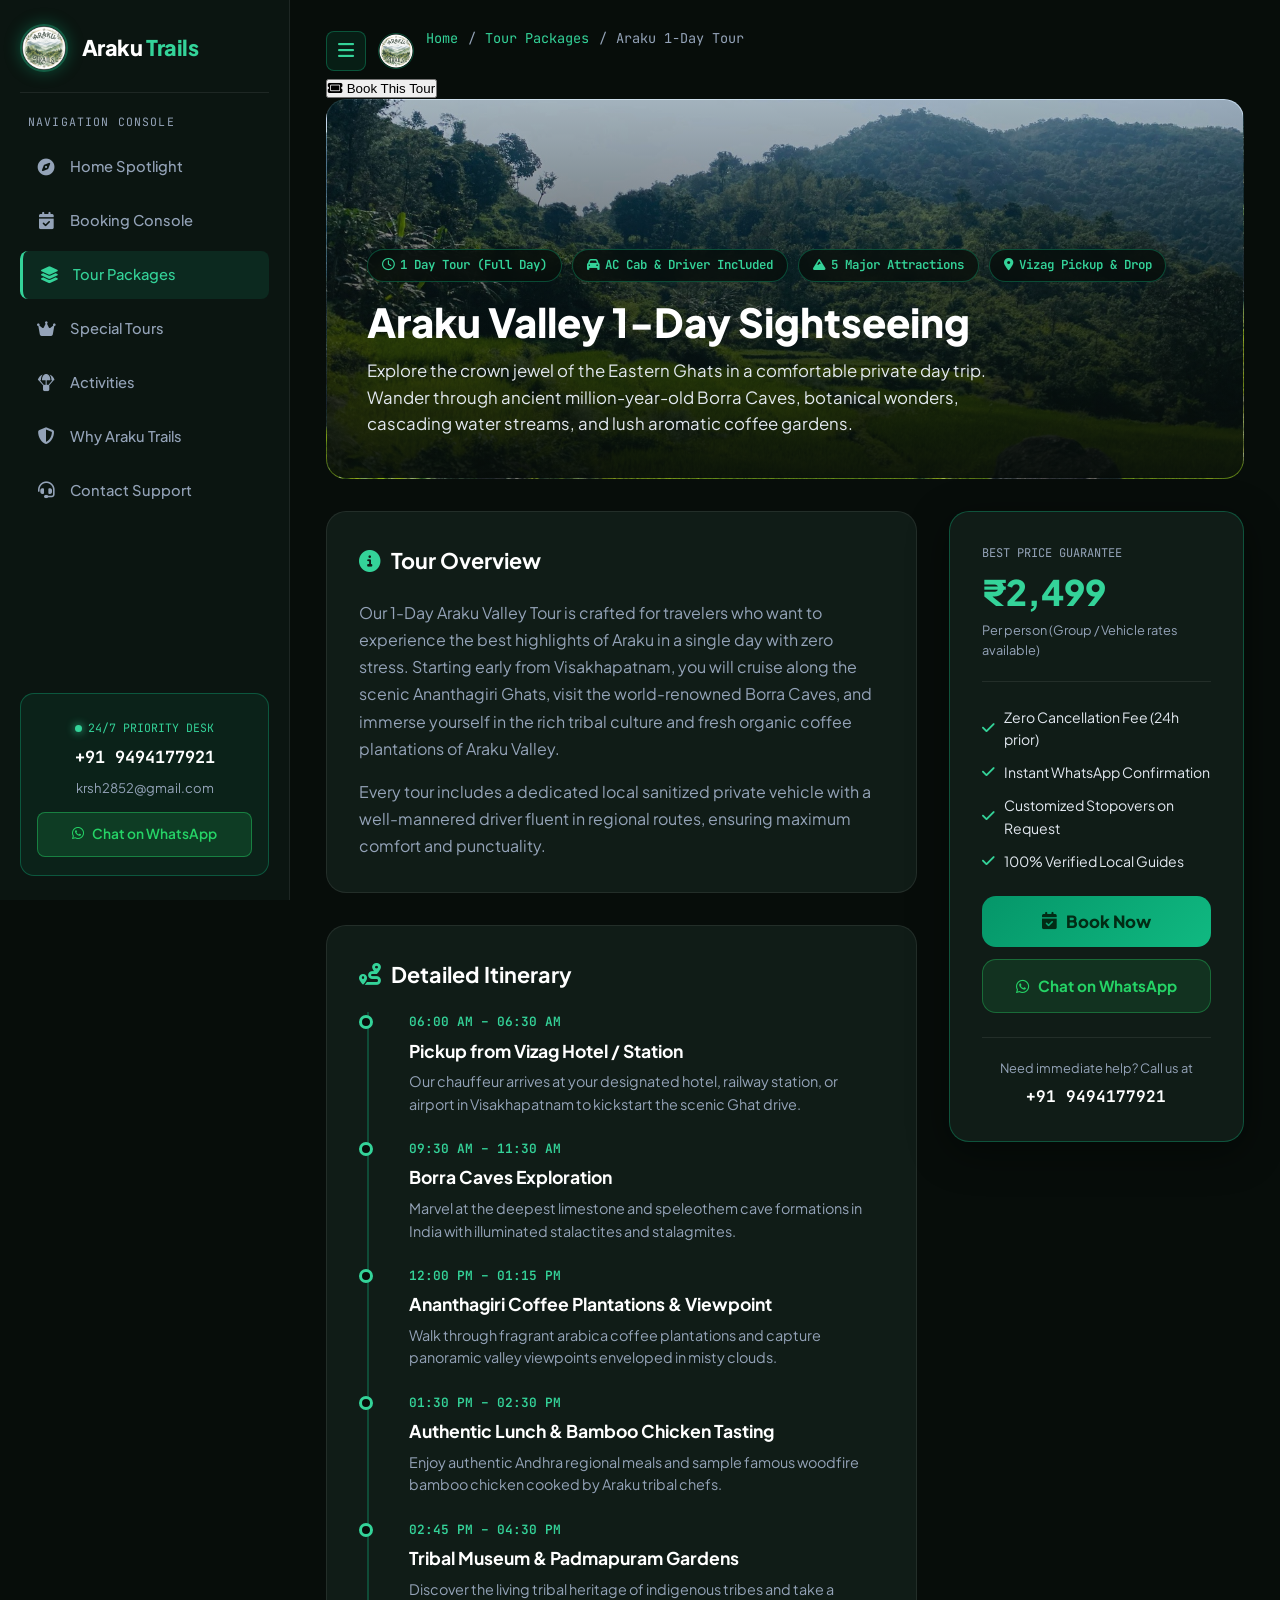
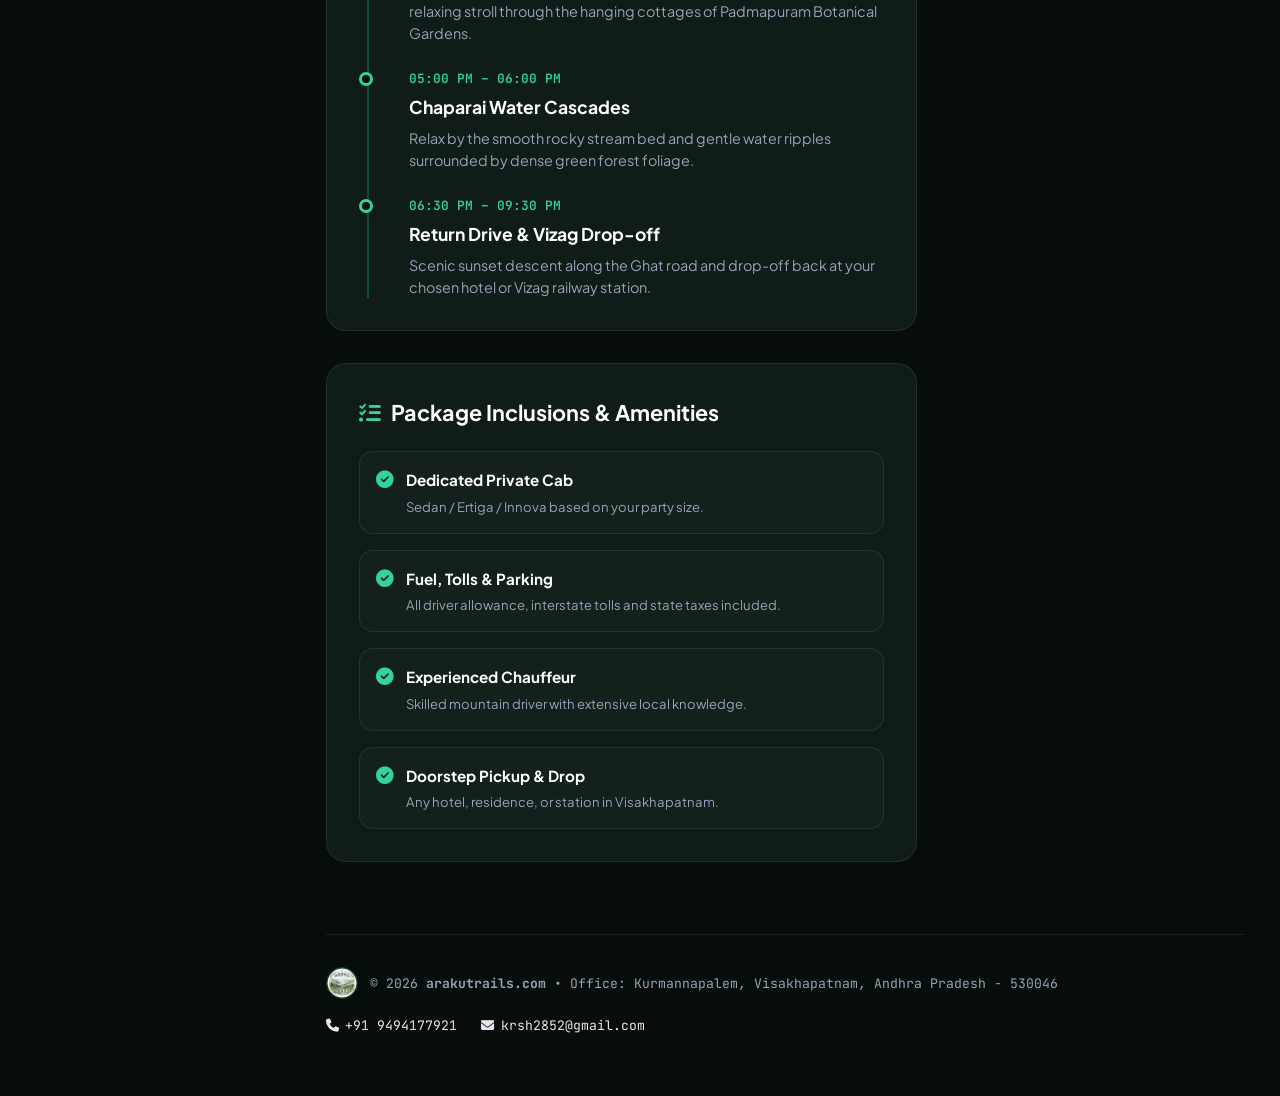
<file: araku-1-day-tour.html>
<!DOCTYPE html>
<html lang="en">

<head>
  <meta charset="UTF-8">
  <meta name="viewport" content="width=device-width, initial-scale=1.0">
  <title>Araku Valley 1-Day Sightseeing Tour | Araku Trails</title>
  <meta name="description"
    content="Book our 1-Day Araku Valley Sightseeing Tour package starting from ₹2,499. Includes private cab, Borra Caves, Padmapuram Gardens, Tribal Museum, Chaparai Waterfalls & Coffee Plantations.">

  <!-- Google Fonts & Font Awesome Icons -->
  <link rel="preconnect" href="https://fonts.googleapis.com">
  <link rel="preconnect" href="https://fonts.gstatic.com" crossorigin>
  <link
    href="https://fonts.googleapis.com/css2?family=Cabinet+Grotesk:wght@700;800;900&family=Plus+Jakarta+Sans:wght@300;400;500;600;700&family=JetBrains+Mono:wght@400;500;600&display=swap"
    rel="stylesheet">
  <link rel="stylesheet" href="https://cdnjs.cloudflare.com/ajax/libs/font-awesome/6.5.1/css/all.min.css">
  <!-- Favicon & Touch Icons -->
  <link rel="icon" type="image/x-icon" href="favicon.ico">
  <link rel="icon" type="image/png" sizes="64x64" href="images/favicon-64.png">
  <link rel="apple-touch-icon" href="images/arakutrails-logo-128.png">

  <!-- Consolidated Optimized Stylesheet -->
  <link rel="stylesheet" href="css/style.css">
</head>

<body>
  <div class="app-layout">
    <!-- Sidebar Navigation Console -->
    <aside class="app-sidebar" id="appSidebar">
      <a href="index.html" class="brand-widget">
        <img src="images/arakutrails-logo-128.png" alt="Araku Trails Logo" class="brand-logo-img" width="48" height="48">
        <div class="brand-name">Araku <span>Trails</span></div>
      </a>

      <div class="console-nav-title">Navigation Console</div>
      <ul class="console-nav-list">
        <li class="console-nav-item"><a href="index.html#home"><i class="fa-solid fa-compass"></i> Home Spotlight</a></li>
        <li class="console-nav-item"><a href="index.html#booking-console"><i class="fa-solid fa-calendar-check"></i> Booking Console</a></li>
        <li class="console-nav-item active"><a href="index.html#packages"><i class="fa-solid fa-layer-group"></i> Tour Packages</a></li>
        <li class="console-nav-item"><a href="index.html#specialties"><i class="fa-solid fa-crown"></i> Special Tours</a></li>
        <li class="console-nav-item"><a href="index.html#activities"><i class="fa-solid fa-parachute-box"></i> Activities</a></li>
        <li class="console-nav-item"><a href="index.html#about"><i class="fa-solid fa-shield-halved"></i> Why Araku Trails</a></li>
        <li class="console-nav-item"><a href="index.html#contact"><i class="fa-solid fa-headset"></i> Contact Support</a></li>
      </ul>

      <!-- Active Support Hotline Box -->
      <div class="sidebar-hotline">
        <div class="hotline-badge">
          <span class="pulse-dot"></span> 24/7 Priority Desk
        </div>
        <a href="tel:+919494177921" class="hotline-num">+91 9494177921</a>
        <a href="mailto:krsh2852@gmail.com" class="hotline-email">krsh2852@gmail.com</a>
        <a href="https://wa.me/919494177921?text=Hello%20Araku%20Trails,%20I%20want%20to%20plan%20a%20trip"
          target="_blank" class="hotline-whatsapp-btn">
          <i class="fa-brands fa-whatsapp"></i> Chat on WhatsApp
        </a>
      </div>
    </aside>

    <!-- Main Workspace Area -->
    <main class="app-main">
      <!-- Top Dashboard Status Bar -->
      <header class="main-topbar">
        <div style="display: flex; align-items: center; gap: 0.75rem;">
          <button class="mobile-menu-btn" id="mobileMenuBtn" aria-label="Toggle Console">
            <i class="fa-solid fa-bars"></i>
          </button>
          <a href="index.html" style="display: flex; align-items: center; text-decoration: none;">
            <img src="images/arakutrails-logo-128.png" alt="Araku Trails Logo" class="mobile-logo-img" width="34" height="34">
          </a>
          <div class="topbar-breadcrumbs">
            <a href="index.html">Home</a>
            <span>/</span>
            <a href="index.html#packages">Tour Packages</a>
            <span>/</span>
            <span>Araku 1-Day Tour</span>
          </div>
        </div>

        <div class="topbar-actions">
          <button class="btn-quick-book" onclick="openBookingModal('Araku Valley 1-Day Sightseeing')">
            <i class="fa-solid fa-ticket"></i> Book This Tour
          </button>
        </div>
      </header>

      <!-- Package Hero Panel -->
      <section class="package-hero-panel"
        style="background-image: url('images/WhatsApp%20Image%202026-10-13%20at%2012.46.40%20AM.jpeg');">
        <div class="package-hero-content">
          <div class="pack-badge-row">
            <span class="badge-chip"><i class="fa-regular fa-clock"></i> 1 Day Tour (Full Day)</span>
            <span class="badge-chip"><i class="fa-solid fa-car"></i> AC Cab &amp; Driver Included</span>
            <span class="badge-chip"><i class="fa-solid fa-mountain"></i> 5 Major Attractions</span>
            <span class="badge-chip"><i class="fa-solid fa-location-dot"></i> Vizag Pickup &amp; Drop</span>
          </div>
          <h1 class="package-hero-title">Araku Valley 1-Day Sightseeing</h1>
          <p class="package-hero-desc">
            Explore the crown jewel of the Eastern Ghats in a comfortable private day trip. Wander through ancient million-year-old Borra Caves, botanical wonders, cascading water streams, and lush aromatic coffee gardens.
          </p>
        </div>
      </section>

      <!-- Detail Grid & Sticky Sidebar -->
      <div class="package-grid-layout">
        <!-- Left Content -->
        <div class="package-main-details">
          <!-- Overview Card -->
          <div class="detail-card">
            <h2 class="detail-card-title"><i class="fa-solid fa-circle-info"></i> Tour Overview</h2>
            <p style="color: var(--text-body); margin-bottom: 1rem; line-height: 1.7;">
              Our 1-Day Araku Valley Tour is crafted for travelers who want to experience the best highlights of Araku in a single day with zero stress. Starting early from Visakhapatnam, you will cruise along the scenic Ananthagiri Ghats, visit the world-renowned Borra Caves, and immerse yourself in the rich tribal culture and fresh organic coffee plantations of Araku Valley.
            </p>
            <p style="color: var(--text-body); line-height: 1.7;">
              Every tour includes a dedicated local sanitized private vehicle with a well-mannered driver fluent in regional routes, ensuring maximum comfort and punctuality.
            </p>
          </div>

          <!-- Day Schedule / Timeline -->
          <div class="detail-card">
            <h2 class="detail-card-title"><i class="fa-solid fa-route"></i> Detailed Itinerary</h2>
            <div class="timeline-wrap">
              <div class="timeline-item">
                <div class="timeline-dot"></div>
                <div class="timeline-time">06:00 AM – 06:30 AM</div>
                <h3 class="timeline-title">Pickup from Vizag Hotel / Station</h3>
                <p class="timeline-desc">Our chauffeur arrives at your designated hotel, railway station, or airport in Visakhapatnam to kickstart the scenic Ghat drive.</p>
              </div>

              <div class="timeline-item">
                <div class="timeline-dot"></div>
                <div class="timeline-time">09:30 AM – 11:30 AM</div>
                <h3 class="timeline-title">Borra Caves Exploration</h3>
                <p class="timeline-desc">Marvel at the deepest limestone and speleothem cave formations in India with illuminated stalactites and stalagmites.</p>
              </div>

              <div class="timeline-item">
                <div class="timeline-dot"></div>
                <div class="timeline-time">12:00 PM – 01:15 PM</div>
                <h3 class="timeline-title">Ananthagiri Coffee Plantations &amp; Viewpoint</h3>
                <p class="timeline-desc">Walk through fragrant arabica coffee plantations and capture panoramic valley viewpoints enveloped in misty clouds.</p>
              </div>

              <div class="timeline-item">
                <div class="timeline-dot"></div>
                <div class="timeline-time">01:30 PM – 02:30 PM</div>
                <h3 class="timeline-title">Authentic Lunch &amp; Bamboo Chicken Tasting</h3>
                <p class="timeline-desc">Enjoy authentic Andhra regional meals and sample famous woodfire bamboo chicken cooked by Araku tribal chefs.</p>
              </div>

              <div class="timeline-item">
                <div class="timeline-dot"></div>
                <div class="timeline-time">02:45 PM – 04:30 PM</div>
                <h3 class="timeline-title">Tribal Museum &amp; Padmapuram Gardens</h3>
                <p class="timeline-desc">Discover the living tribal heritage of indigenous tribes and take a relaxing stroll through the hanging cottages of Padmapuram Botanical Gardens.</p>
              </div>

              <div class="timeline-item">
                <div class="timeline-dot"></div>
                <div class="timeline-time">05:00 PM – 06:00 PM</div>
                <h3 class="timeline-title">Chaparai Water Cascades</h3>
                <p class="timeline-desc">Relax by the smooth rocky stream bed and gentle water ripples surrounded by dense green forest foliage.</p>
              </div>

              <div class="timeline-item">
                <div class="timeline-dot"></div>
                <div class="timeline-time">06:30 PM – 09:30 PM</div>
                <h3 class="timeline-title">Return Drive &amp; Vizag Drop-off</h3>
                <p class="timeline-desc">Scenic sunset descent along the Ghat road and drop-off back at your chosen hotel or Vizag railway station.</p>
              </div>
            </div>
          </div>

          <!-- Inclusions & Exclusions -->
          <div class="detail-card">
            <h2 class="detail-card-title"><i class="fa-solid fa-list-check"></i> Package Inclusions &amp; Amenities</h2>
            <div class="feature-list">
              <div class="feature-list-item">
                <i class="fa-solid fa-circle-check"></i>
                <div>
                  <h4>Dedicated Private Cab</h4>
                  <p>Sedan / Ertiga / Innova based on your party size.</p>
                </div>
              </div>
              <div class="feature-list-item">
                <i class="fa-solid fa-circle-check"></i>
                <div>
                  <h4>Fuel, Tolls &amp; Parking</h4>
                  <p>All driver allowance, interstate tolls and state taxes included.</p>
                </div>
              </div>
              <div class="feature-list-item">
                <i class="fa-solid fa-circle-check"></i>
                <div>
                  <h4>Experienced Chauffeur</h4>
                  <p>Skilled mountain driver with extensive local knowledge.</p>
                </div>
              </div>
              <div class="feature-list-item">
                <i class="fa-solid fa-circle-check"></i>
                <div>
                  <h4>Doorstep Pickup &amp; Drop</h4>
                  <p>Any hotel, residence, or station in Visakhapatnam.</p>
                </div>
              </div>
            </div>
          </div>
        </div>

        <!-- Sticky Right Booking Box -->
        <aside>
          <div class="sticky-booking-box">
            <div class="pricing-headline">
              <div class="pricing-sub">Best Price Guarantee</div>
              <div class="pricing-main">₹2,499</div>
              <div class="pricing-note">Per person (Group / Vehicle rates available)</div>
            </div>

            <div class="booking-feature-pills">
              <div class="pill-point"><i class="fa-solid fa-check"></i> Zero Cancellation Fee (24h prior)</div>
              <div class="pill-point"><i class="fa-solid fa-check"></i> Instant WhatsApp Confirmation</div>
              <div class="pill-point"><i class="fa-solid fa-check"></i> Customized Stopovers on Request</div>
              <div class="pill-point"><i class="fa-solid fa-check"></i> 100% Verified Local Guides</div>
            </div>

            <button class="btn-action-primary" onclick="openBookingModal('Araku Valley 1-Day Sightseeing')">
              <i class="fa-solid fa-calendar-check"></i> Book Now
            </button>

            <a href="https://wa.me/919494177921?text=Hello%20Araku%20Trails,%20I%20am%20interested%20in%20the%20Araku%201-Day%20Tour%20package"
              target="_blank" class="btn-action-whatsapp">
              <i class="fa-brands fa-whatsapp"></i> Chat on WhatsApp
            </a>

            <div style="margin-top: 1.5rem; text-align: center; border-top: 1px solid var(--panel-border); padding-top: 1rem;">
              <span style="font-size: 0.8rem; color: var(--text-body);">Need immediate help? Call us at</span>
              <a href="tel:+919494177921" style="display: block; font-family: var(--font-mono); font-weight: 700; color: #fff; text-decoration: none; margin-top: 0.25rem;">
                +91 9494177921
              </a>
            </div>
          </div>
        </aside>
      </div>

      <!-- Footer -->
      <footer class="dash-footer-meta">
        <div style="display: flex; align-items: center; gap: 0.75rem;">
          <img src="images/arakutrails-logo-128.png" alt="Araku Trails Logo" class="footer-logo-img" width="32" height="32">
          <div>
            &copy; <span id="currentYear"></span> <strong>arakutrails.com</strong> &bull; Office: Kurmannapalem, Visakhapatnam, Andhra Pradesh - 530046
          </div>
        </div>
        <div class="footer-quick-contacts">
          <a href="tel:+919494177921"><i class="fa-solid fa-phone"></i> +91 9494177921</a>
          <a href="mailto:krsh2852@gmail.com"><i class="fa-solid fa-envelope"></i> krsh2852@gmail.com</a>
        </div>
      </footer>
    </main>
  </div>

  <!-- Booking Modal -->
  <div class="modal" id="bookingModal">
    <div class="modal-box">
      <button class="modal-close" onclick="closeBookingModal()">&times;</button>
      <h3 style="font-family: var(--font-brand); font-size: 1.5rem; color: #fff; margin-bottom: 0.5rem;"
        id="modalPackageTitle">Book: Araku Valley 1-Day Sightseeing</h3>
      <p style="color: var(--text-body); font-size: 0.9rem; margin-bottom: 1.5rem;">
        Fill in your details and our travel representative will call you with custom quotes within 15 minutes.
      </p>

      <form onsubmit="handleModalSubmit(event)" style="display: flex; flex-direction: column; gap: 1rem;">
        <input type="hidden" id="modalSelectedPackage" value="Araku Valley 1-Day Sightseeing">
        <div class="field-wrapper">
          <label for="modalName"><i class="fa-solid fa-user"></i> Full Name</label>
          <input type="text" id="modalName" class="dash-input" placeholder="Your Name" required>
        </div>
        <div class="field-wrapper">
          <label for="modalPhone"><i class="fa-solid fa-phone"></i> Phone / WhatsApp</label>
          <input type="tel" id="modalPhone" class="dash-input" placeholder="Mobile Number" required>
        </div>
        <div class="field-wrapper">
          <label for="modalDate"><i class="fa-solid fa-calendar"></i> Travel Date</label>
          <input type="date" id="modalDate" class="dash-input" required>
        </div>
        <button type="submit" class="btn-action-primary" style="margin-top: 0.5rem;">
          <i class="fa-solid fa-check-circle"></i> Confirm Booking Request
        </button>
      </form>
    </div>
  </div>

  <script>
    document.getElementById('currentYear').textContent = new Date().getFullYear();
    const today = new Date().toISOString().split('T')[0];
    document.getElementById('modalDate').min = today;

    const mobileMenuBtn = document.getElementById('mobileMenuBtn');
    const appSidebar = document.getElementById('appSidebar');
    if (mobileMenuBtn) {
      mobileMenuBtn.addEventListener('click', () => {
        appSidebar.classList.toggle('open');
      });
    }

    const bookingModal = document.getElementById('bookingModal');
    const modalPackageTitle = document.getElementById('modalPackageTitle');
    const modalSelectedPackage = document.getElementById('modalSelectedPackage');

    function openBookingModal(pkgName) {
      modalPackageTitle.textContent = pkgName ? `Book: ${pkgName}` : "Book Your Tour";
      modalSelectedPackage.value = pkgName || "Araku Valley 1-Day Sightseeing";
      bookingModal.classList.add('active');
    }

    function closeBookingModal() {
      bookingModal.classList.remove('active');
    }

    bookingModal.addEventListener('click', (e) => {
      if (e.target === bookingModal) {
        closeBookingModal();
      }
    });

    async function processBookingNotification(name, mobile, date, packageChoice) {
      const emailRecipient = "krsh2852@gmail.com";
      const targetPhone = "919494177921";
      const messageContent = `*New Booking Request - Araku Trails*\n\n` +
        `*Customer Name:* ${name}\n` +
        `*Mobile Number:* ${mobile}\n` +
        `*Travel Date:* ${date}\n` +
        `*Package / Tour:* ${packageChoice}\n\n` +
        `Submitted via arakutrails.com`;

      try {
        fetch("https://formsubmit.co/ajax/" + emailRecipient, {
          method: "POST",
          headers: {
            "Content-Type": "application/json",
            "Accept": "application/json"
          },
          body: JSON.stringify({
            name: name,
            phone: mobile,
            travel_date: date,
            package: packageChoice,
            _subject: `New Araku Trails Booking: ${name} (${packageChoice})`,
            _template: "table"
          })
        }).catch(err => console.log("Email dispatch notice:", err));
      } catch (err) {
        console.log("Email dispatch notice:", err);
      }

      const whatsappUrl = `https://wa.me/${targetPhone}?text=${encodeURIComponent(messageContent)}`;
      window.open(whatsappUrl, "_blank");
    }

    async function handleModalSubmit(e) {
      e.preventDefault();
      const name = document.getElementById('modalName').value;
      const mobile = document.getElementById('modalPhone').value;
      const date = document.getElementById('modalDate').value;
      const pkg = modalSelectedPackage.value;

      await processBookingNotification(name, mobile, date, pkg);
      alert(`Thank you, ${name}! Your booking request for "${pkg}" on ${date} has been sent to our team. An email and mobile message have been dispatched.`);
      closeBookingModal();
      e.target.reset();
    }
  </script>
</body>

</html>
</file>
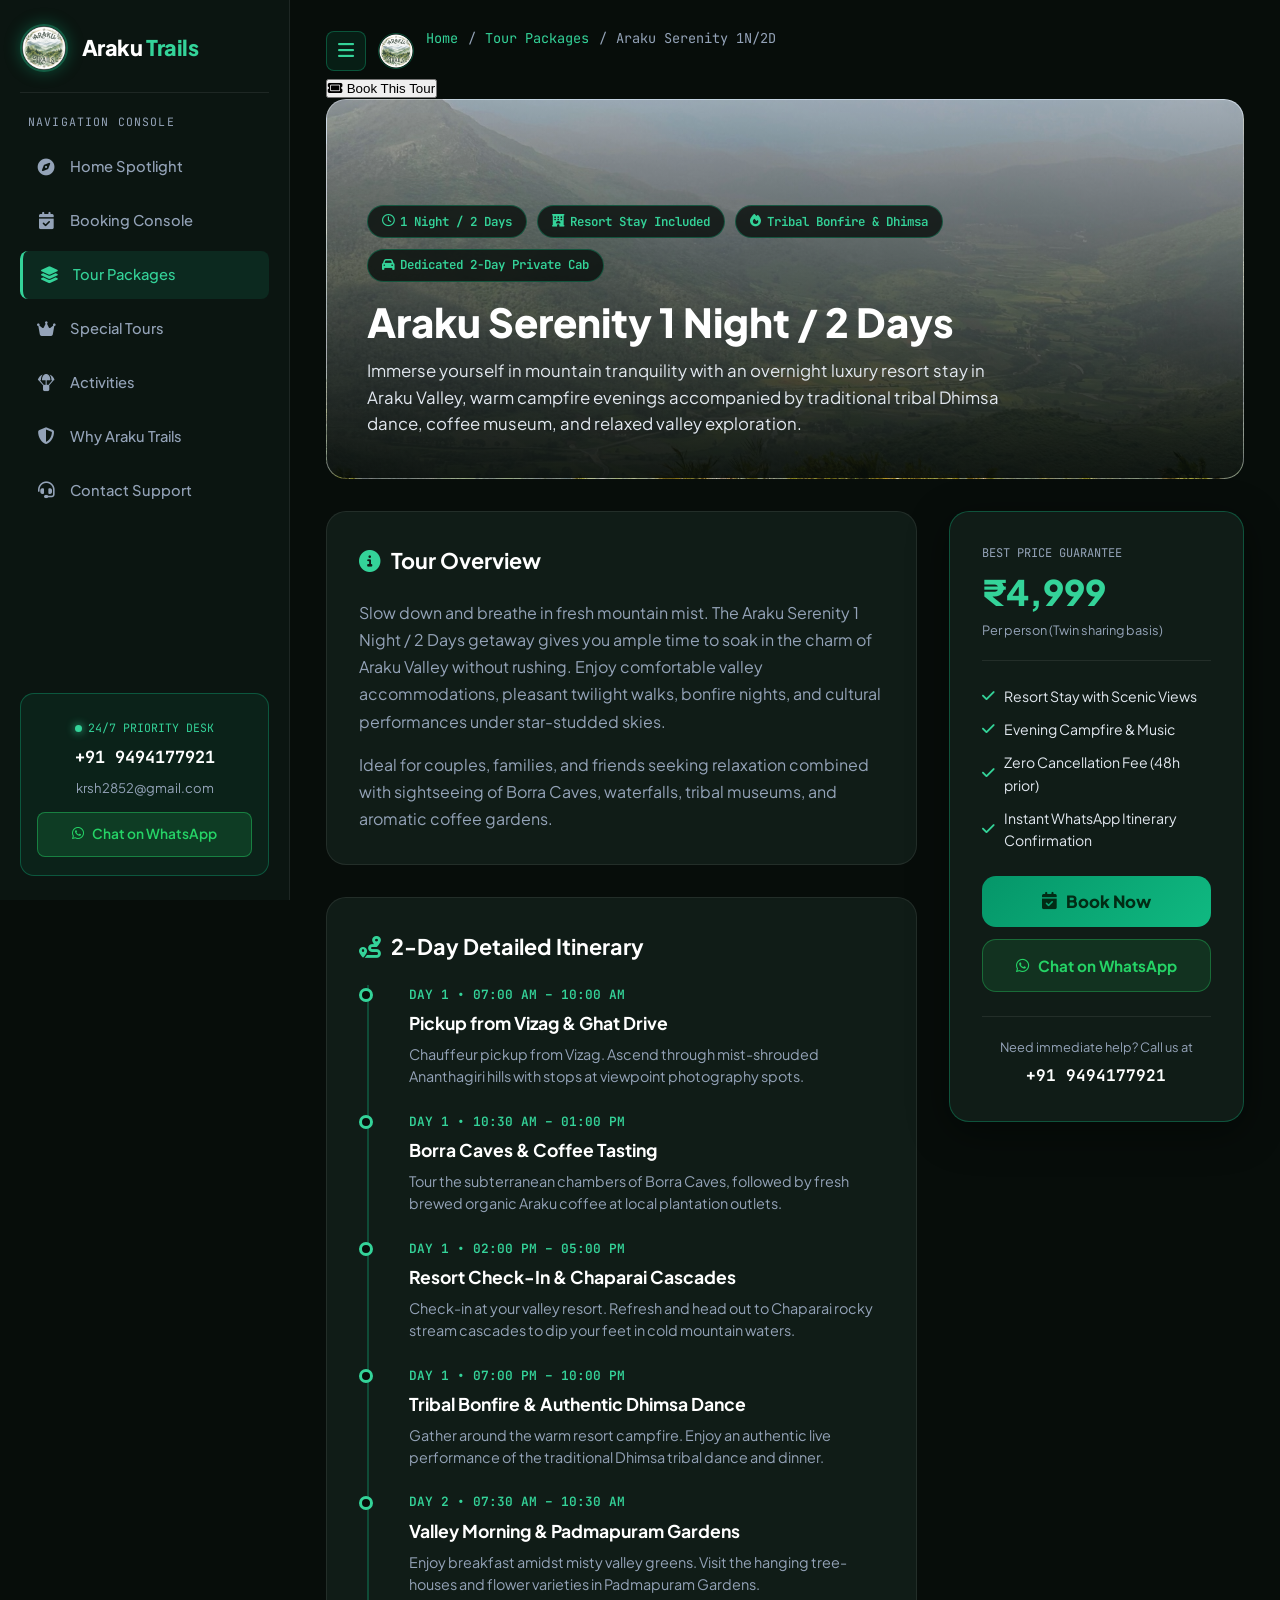
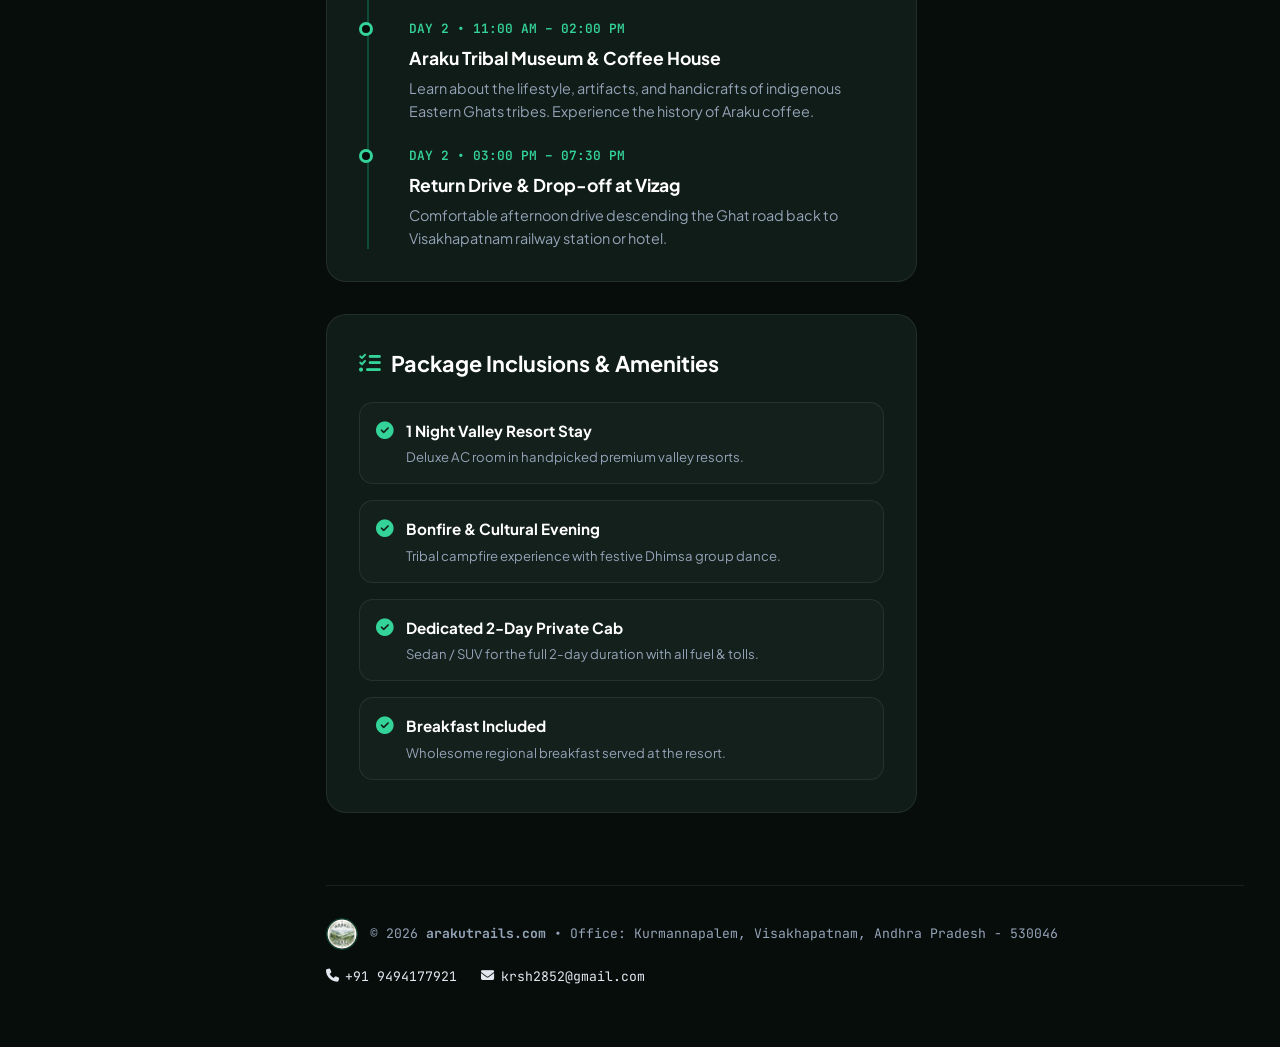
<file: araku-1n-2d-tour.html>
<!DOCTYPE html>
<html lang="en">

<head>
  <meta charset="UTF-8">
  <meta name="viewport" content="width=device-width, initial-scale=1.0">
  <title>Araku Serenity 1 Night / 2 Days Tour Package | Araku Trails</title>
  <meta name="description"
    content="Experience the Araku Serenity 1N/2D Tour Package starting from ₹4,999. Includes valley resort stay, tribal bonfire, Dhimsa dance, coffee museum, Borra Caves, and scenic Ghat drive.">

  <!-- Google Fonts & Font Awesome Icons -->
  <link rel="preconnect" href="https://fonts.googleapis.com">
  <link rel="preconnect" href="https://fonts.gstatic.com" crossorigin>
  <link
    href="https://fonts.googleapis.com/css2?family=Cabinet+Grotesk:wght@700;800;900&family=Plus+Jakarta+Sans:wght@300;400;500;600;700&family=JetBrains+Mono:wght@400;500;600&display=swap"
    rel="stylesheet">
  <link rel="stylesheet" href="https://cdnjs.cloudflare.com/ajax/libs/font-awesome/6.5.1/css/all.min.css">
  <!-- Favicon & Touch Icons -->
  <link rel="icon" type="image/x-icon" href="favicon.ico">
  <link rel="icon" type="image/png" sizes="64x64" href="images/favicon-64.png">
  <link rel="apple-touch-icon" href="images/arakutrails-logo-128.png">

  <!-- Consolidated Optimized Stylesheet -->
  <link rel="stylesheet" href="css/style.css">
</head>

<body>
  <div class="app-layout">
    <!-- Sidebar Navigation Console -->
    <aside class="app-sidebar" id="appSidebar">
      <a href="index.html" class="brand-widget">
        <img src="images/arakutrails-logo-128.png" alt="Araku Trails Logo" class="brand-logo-img" width="48" height="48">
        <div class="brand-name">Araku <span>Trails</span></div>
      </a>

      <div class="console-nav-title">Navigation Console</div>
      <ul class="console-nav-list">
        <li class="console-nav-item"><a href="index.html#home"><i class="fa-solid fa-compass"></i> Home Spotlight</a></li>
        <li class="console-nav-item"><a href="index.html#booking-console"><i class="fa-solid fa-calendar-check"></i> Booking Console</a></li>
        <li class="console-nav-item active"><a href="index.html#packages"><i class="fa-solid fa-layer-group"></i> Tour Packages</a></li>
        <li class="console-nav-item"><a href="index.html#specialties"><i class="fa-solid fa-crown"></i> Special Tours</a></li>
        <li class="console-nav-item"><a href="index.html#activities"><i class="fa-solid fa-parachute-box"></i> Activities</a></li>
        <li class="console-nav-item"><a href="index.html#about"><i class="fa-solid fa-shield-halved"></i> Why Araku Trails</a></li>
        <li class="console-nav-item"><a href="index.html#contact"><i class="fa-solid fa-headset"></i> Contact Support</a></li>
      </ul>

      <!-- Active Support Hotline Box -->
      <div class="sidebar-hotline">
        <div class="hotline-badge">
          <span class="pulse-dot"></span> 24/7 Priority Desk
        </div>
        <a href="tel:+919494177921" class="hotline-num">+91 9494177921</a>
        <a href="mailto:krsh2852@gmail.com" class="hotline-email">krsh2852@gmail.com</a>
        <a href="https://wa.me/919494177921?text=Hello%20Araku%20Trails,%20I%20want%20to%20plan%20a%20trip"
          target="_blank" class="hotline-whatsapp-btn">
          <i class="fa-brands fa-whatsapp"></i> Chat on WhatsApp
        </a>
      </div>
    </aside>

    <!-- Main Workspace Area -->
    <main class="app-main">
      <!-- Top Dashboard Status Bar -->
      <header class="main-topbar">
        <div style="display: flex; align-items: center; gap: 0.75rem;">
          <button class="mobile-menu-btn" id="mobileMenuBtn" aria-label="Toggle Console">
            <i class="fa-solid fa-bars"></i>
          </button>
          <a href="index.html" style="display: flex; align-items: center; text-decoration: none;">
            <img src="images/arakutrails-logo-128.png" alt="Araku Trails Logo" class="mobile-logo-img" width="34" height="34">
          </a>
          <div class="topbar-breadcrumbs">
            <a href="index.html">Home</a>
            <span>/</span>
            <a href="index.html#packages">Tour Packages</a>
            <span>/</span>
            <span>Araku Serenity 1N/2D</span>
          </div>
        </div>

        <div class="topbar-actions">
          <button class="btn-quick-book" onclick="openBookingModal('Araku Serenity 1N/2D Tour')">
            <i class="fa-solid fa-ticket"></i> Book This Tour
          </button>
        </div>
      </header>

      <!-- Package Hero Panel -->
      <section class="package-hero-panel"
        style="background-image: url('images/WhatsApp%20Image%202026-10-12%20at%2020.30.45%20(1).jpeg');">
        <div class="package-hero-content">
          <div class="pack-badge-row">
            <span class="badge-chip"><i class="fa-regular fa-clock"></i> 1 Night / 2 Days</span>
            <span class="badge-chip"><i class="fa-solid fa-hotel"></i> Resort Stay Included</span>
            <span class="badge-chip"><i class="fa-solid fa-fire"></i> Tribal Bonfire &amp; Dhimsa</span>
            <span class="badge-chip"><i class="fa-solid fa-car"></i> Dedicated 2-Day Private Cab</span>
          </div>
          <h1 class="package-hero-title">Araku Serenity 1 Night / 2 Days</h1>
          <p class="package-hero-desc">
            Immerse yourself in mountain tranquility with an overnight luxury resort stay in Araku Valley, warm campfire evenings accompanied by traditional tribal Dhimsa dance, coffee museum, and relaxed valley exploration.
          </p>
        </div>
      </section>

      <!-- Detail Grid & Sticky Sidebar -->
      <div class="package-grid-layout">
        <!-- Left Content -->
        <div class="package-main-details">
          <!-- Overview Card -->
          <div class="detail-card">
            <h2 class="detail-card-title"><i class="fa-solid fa-circle-info"></i> Tour Overview</h2>
            <p style="color: var(--text-body); margin-bottom: 1rem; line-height: 1.7;">
              Slow down and breathe in fresh mountain mist. The Araku Serenity 1 Night / 2 Days getaway gives you ample time to soak in the charm of Araku Valley without rushing. Enjoy comfortable valley accommodations, pleasant twilight walks, bonfire nights, and cultural performances under star-studded skies.
            </p>
            <p style="color: var(--text-body); line-height: 1.7;">
              Ideal for couples, families, and friends seeking relaxation combined with sightseeing of Borra Caves, waterfalls, tribal museums, and aromatic coffee gardens.
            </p>
          </div>

          <!-- Day Schedule / Timeline -->
          <div class="detail-card">
            <h2 class="detail-card-title"><i class="fa-solid fa-route"></i> 2-Day Detailed Itinerary</h2>
            <div class="timeline-wrap">
              <div class="timeline-item">
                <div class="timeline-dot"></div>
                <div class="timeline-time">DAY 1 &bull; 07:00 AM – 10:00 AM</div>
                <h3 class="timeline-title">Pickup from Vizag &amp; Ghat Drive</h3>
                <p class="timeline-desc">Chauffeur pickup from Vizag. Ascend through mist-shrouded Ananthagiri hills with stops at viewpoint photography spots.</p>
              </div>

              <div class="timeline-item">
                <div class="timeline-dot"></div>
                <div class="timeline-time">DAY 1 &bull; 10:30 AM – 01:00 PM</div>
                <h3 class="timeline-title">Borra Caves &amp; Coffee Tasting</h3>
                <p class="timeline-desc">Tour the subterranean chambers of Borra Caves, followed by fresh brewed organic Araku coffee at local plantation outlets.</p>
              </div>

              <div class="timeline-item">
                <div class="timeline-dot"></div>
                <div class="timeline-time">DAY 1 &bull; 02:00 PM – 05:00 PM</div>
                <h3 class="timeline-title">Resort Check-In &amp; Chaparai Cascades</h3>
                <p class="timeline-desc">Check-in at your valley resort. Refresh and head out to Chaparai rocky stream cascades to dip your feet in cold mountain waters.</p>
              </div>

              <div class="timeline-item">
                <div class="timeline-dot"></div>
                <div class="timeline-time">DAY 1 &bull; 07:00 PM – 10:00 PM</div>
                <h3 class="timeline-title">Tribal Bonfire &amp; Authentic Dhimsa Dance</h3>
                <p class="timeline-desc">Gather around the warm resort campfire. Enjoy an authentic live performance of the traditional Dhimsa tribal dance and dinner.</p>
              </div>

              <div class="timeline-item">
                <div class="timeline-dot"></div>
                <div class="timeline-time">DAY 2 &bull; 07:30 AM – 10:30 AM</div>
                <h3 class="timeline-title">Valley Morning &amp; Padmapuram Gardens</h3>
                <p class="timeline-desc">Enjoy breakfast amidst misty valley greens. Visit the hanging tree-houses and flower varieties in Padmapuram Gardens.</p>
              </div>

              <div class="timeline-item">
                <div class="timeline-dot"></div>
                <div class="timeline-time">DAY 2 &bull; 11:00 AM – 02:00 PM</div>
                <h3 class="timeline-title">Araku Tribal Museum &amp; Coffee House</h3>
                <p class="timeline-desc">Learn about the lifestyle, artifacts, and handicrafts of indigenous Eastern Ghats tribes. Experience the history of Araku coffee.</p>
              </div>

              <div class="timeline-item">
                <div class="timeline-dot"></div>
                <div class="timeline-time">DAY 2 &bull; 03:00 PM – 07:30 PM</div>
                <h3 class="timeline-title">Return Drive &amp; Drop-off at Vizag</h3>
                <p class="timeline-desc">Comfortable afternoon drive descending the Ghat road back to Visakhapatnam railway station or hotel.</p>
              </div>
            </div>
          </div>

          <!-- Inclusions & Exclusions -->
          <div class="detail-card">
            <h2 class="detail-card-title"><i class="fa-solid fa-list-check"></i> Package Inclusions &amp; Amenities</h2>
            <div class="feature-list">
              <div class="feature-list-item">
                <i class="fa-solid fa-circle-check"></i>
                <div>
                  <h4>1 Night Valley Resort Stay</h4>
                  <p>Deluxe AC room in handpicked premium valley resorts.</p>
                </div>
              </div>
              <div class="feature-list-item">
                <i class="fa-solid fa-circle-check"></i>
                <div>
                  <h4>Bonfire &amp; Cultural Evening</h4>
                  <p>Tribal campfire experience with festive Dhimsa group dance.</p>
                </div>
              </div>
              <div class="feature-list-item">
                <i class="fa-solid fa-circle-check"></i>
                <div>
                  <h4>Dedicated 2-Day Private Cab</h4>
                  <p>Sedan / SUV for the full 2-day duration with all fuel &amp; tolls.</p>
                </div>
              </div>
              <div class="feature-list-item">
                <i class="fa-solid fa-circle-check"></i>
                <div>
                  <h4>Breakfast Included</h4>
                  <p>Wholesome regional breakfast served at the resort.</p>
                </div>
              </div>
            </div>
          </div>
        </div>

        <!-- Sticky Right Booking Box -->
        <aside>
          <div class="sticky-booking-box">
            <div class="pricing-headline">
              <div class="pricing-sub">Best Price Guarantee</div>
              <div class="pricing-main">₹4,999</div>
              <div class="pricing-note">Per person (Twin sharing basis)</div>
            </div>

            <div class="booking-feature-pills">
              <div class="pill-point"><i class="fa-solid fa-check"></i> Resort Stay with Scenic Views</div>
              <div class="pill-point"><i class="fa-solid fa-check"></i> Evening Campfire &amp; Music</div>
              <div class="pill-point"><i class="fa-solid fa-check"></i> Zero Cancellation Fee (48h prior)</div>
              <div class="pill-point"><i class="fa-solid fa-check"></i> Instant WhatsApp Itinerary Confirmation</div>
            </div>

            <button class="btn-action-primary" onclick="openBookingModal('Araku Serenity 1 Night / 2 Days')">
              <i class="fa-solid fa-calendar-check"></i> Book Now
            </button>

            <a href="https://wa.me/919494177921?text=Hello%20Araku%20Trails,%20I%20am%20interested%20in%20the%20Araku%20Serenity%201N/2D%20Tour%20package"
              target="_blank" class="btn-action-whatsapp">
              <i class="fa-brands fa-whatsapp"></i> Chat on WhatsApp
            </a>

            <div style="margin-top: 1.5rem; text-align: center; border-top: 1px solid var(--panel-border); padding-top: 1rem;">
              <span style="font-size: 0.8rem; color: var(--text-body);">Need immediate help? Call us at</span>
              <a href="tel:+919494177921" style="display: block; font-family: var(--font-mono); font-weight: 700; color: #fff; text-decoration: none; margin-top: 0.25rem;">
                +91 9494177921
              </a>
            </div>
          </div>
        </aside>
      </div>

      <!-- Footer -->
      <footer class="dash-footer-meta">
        <div style="display: flex; align-items: center; gap: 0.75rem;">
          <img src="images/arakutrails-logo-128.png" alt="Araku Trails Logo" class="footer-logo-img" width="32" height="32">
          <div>
            &copy; <span id="currentYear"></span> <strong>arakutrails.com</strong> &bull; Office: Kurmannapalem, Visakhapatnam, Andhra Pradesh - 530046
          </div>
        </div>
        <div class="footer-quick-contacts">
          <a href="tel:+919494177921"><i class="fa-solid fa-phone"></i> +91 9494177921</a>
          <a href="mailto:krsh2852@gmail.com"><i class="fa-solid fa-envelope"></i> krsh2852@gmail.com</a>
        </div>
      </footer>
    </main>
  </div>

  <!-- Booking Modal -->
  <div class="modal" id="bookingModal">
    <div class="modal-box">
      <button class="modal-close" onclick="closeBookingModal()">&times;</button>
      <h3 style="font-family: var(--font-brand); font-size: 1.5rem; color: #fff; margin-bottom: 0.5rem;"
        id="modalPackageTitle">Book: Araku Serenity 1 Night / 2 Days</h3>
      <p style="color: var(--text-body); font-size: 0.9rem; margin-bottom: 1.5rem;">
        Fill in your details and our travel representative will call you with custom quotes within 15 minutes.
      </p>

      <form onsubmit="handleModalSubmit(event)" style="display: flex; flex-direction: column; gap: 1rem;">
        <input type="hidden" id="modalSelectedPackage" value="Araku Serenity 1 Night / 2 Days">
        <div class="field-wrapper">
          <label for="modalName"><i class="fa-solid fa-user"></i> Full Name</label>
          <input type="text" id="modalName" class="dash-input" placeholder="Your Name" required>
        </div>
        <div class="field-wrapper">
          <label for="modalPhone"><i class="fa-solid fa-phone"></i> Phone / WhatsApp</label>
          <input type="tel" id="modalPhone" class="dash-input" placeholder="Mobile Number" required>
        </div>
        <div class="field-wrapper">
          <label for="modalDate"><i class="fa-solid fa-calendar"></i> Travel Date</label>
          <input type="date" id="modalDate" class="dash-input" required>
        </div>
        <button type="submit" class="btn-action-primary" style="margin-top: 0.5rem;">
          <i class="fa-solid fa-check-circle"></i> Confirm Booking Request
        </button>
      </form>
    </div>
  </div>

  <script>
    document.getElementById('currentYear').textContent = new Date().getFullYear();
    const today = new Date().toISOString().split('T')[0];
    document.getElementById('modalDate').min = today;

    const mobileMenuBtn = document.getElementById('mobileMenuBtn');
    const appSidebar = document.getElementById('appSidebar');
    if (mobileMenuBtn) {
      mobileMenuBtn.addEventListener('click', () => {
        appSidebar.classList.toggle('open');
      });
    }

    const bookingModal = document.getElementById('bookingModal');
    const modalPackageTitle = document.getElementById('modalPackageTitle');
    const modalSelectedPackage = document.getElementById('modalSelectedPackage');

    function openBookingModal(pkgName) {
      modalPackageTitle.textContent = pkgName ? `Book: ${pkgName}` : "Book Your Tour";
      modalSelectedPackage.value = pkgName || "Araku Serenity 1 Night / 2 Days";
      bookingModal.classList.add('active');
    }

    function closeBookingModal() {
      bookingModal.classList.remove('active');
    }

    bookingModal.addEventListener('click', (e) => {
      if (e.target === bookingModal) {
        closeBookingModal();
      }
    });

    async function processBookingNotification(name, mobile, date, packageChoice) {
      const emailRecipient = "krsh2852@gmail.com";
      const targetPhone = "919494177921";
      const messageContent = `*New Booking Request - Araku Trails*\n\n` +
        `*Customer Name:* ${name}\n` +
        `*Mobile Number:* ${mobile}\n` +
        `*Travel Date:* ${date}\n` +
        `*Package / Tour:* ${packageChoice}\n\n` +
        `Submitted via arakutrails.com`;

      try {
        fetch("https://formsubmit.co/ajax/" + emailRecipient, {
          method: "POST",
          headers: {
            "Content-Type": "application/json",
            "Accept": "application/json"
          },
          body: JSON.stringify({
            name: name,
            phone: mobile,
            travel_date: date,
            package: packageChoice,
            _subject: `New Araku Trails Booking: ${name} (${packageChoice})`,
            _template: "table"
          })
        }).catch(err => console.log("Email dispatch notice:", err));
      } catch (err) {
        console.log("Email dispatch notice:", err);
      }

      const whatsappUrl = `https://wa.me/${targetPhone}?text=${encodeURIComponent(messageContent)}`;
      window.open(whatsappUrl, "_blank");
    }

    async function handleModalSubmit(e) {
      e.preventDefault();
      const name = document.getElementById('modalName').value;
      const mobile = document.getElementById('modalPhone').value;
      const date = document.getElementById('modalDate').value;
      const pkg = modalSelectedPackage.value;

      await processBookingNotification(name, mobile, date, pkg);
      alert(`Thank you, ${name}! Your booking request for "${pkg}" on ${date} has been sent to our team. An email and mobile message have been dispatched.`);
      closeBookingModal();
      e.target.reset();
    }
  </script>
</body>

</html>
</file>
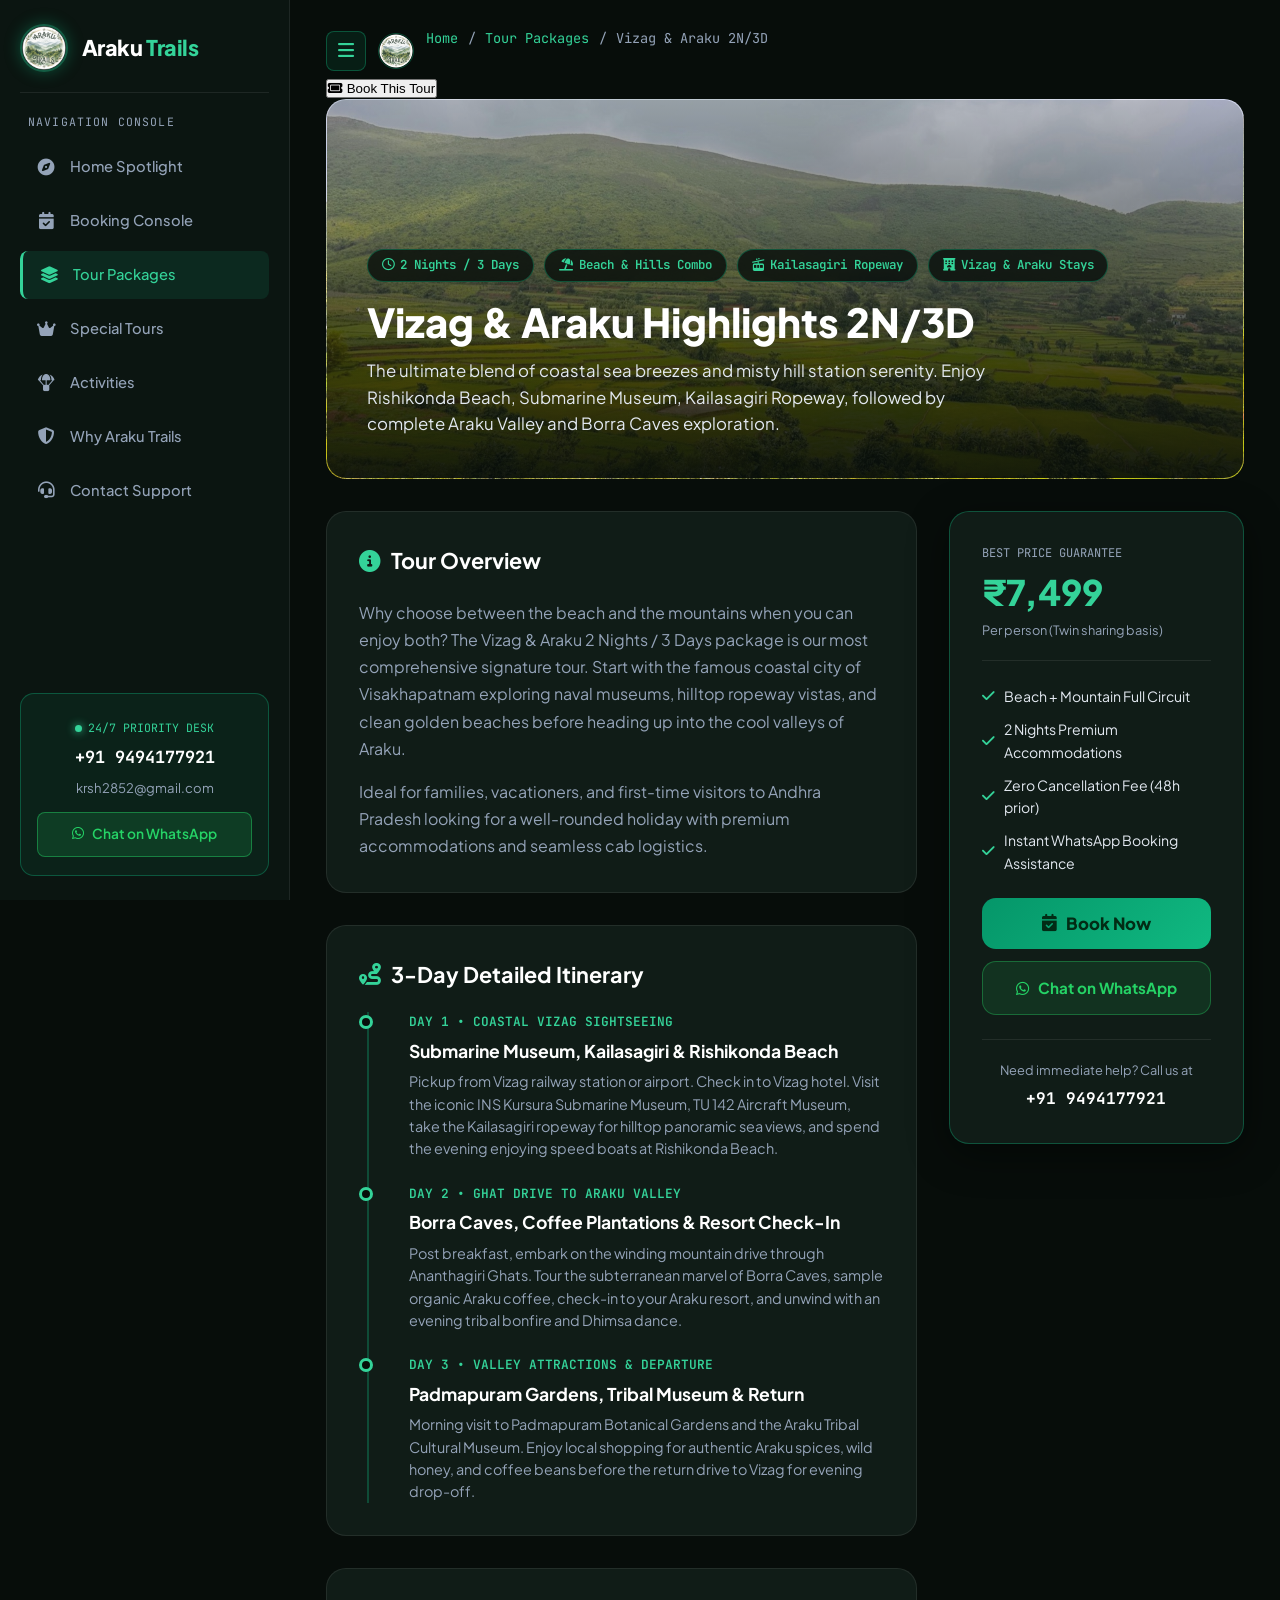
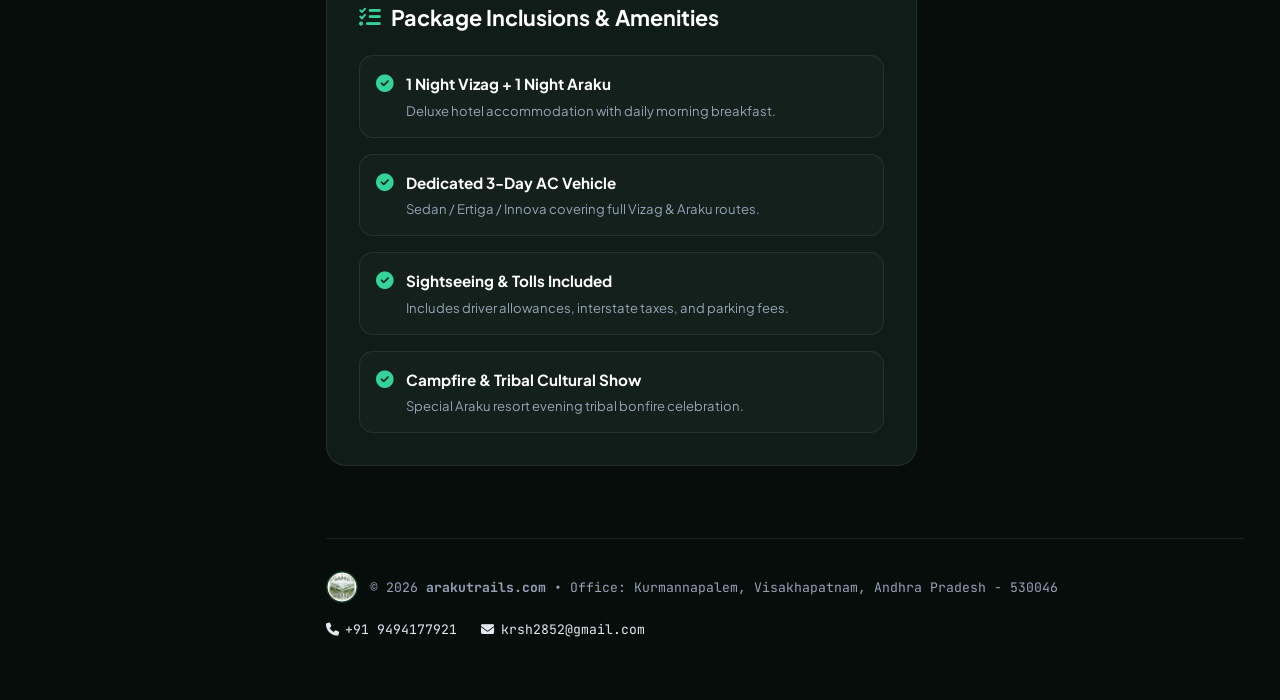
<file: vizag-araku-2n-3d-tour.html>
<!DOCTYPE html>
<html lang="en">

<head>
  <meta charset="UTF-8">
  <meta name="viewport" content="width=device-width, initial-scale=1.0">
  <title>Vizag & Araku Highlights 2N/3D Tour Package | Araku Trails</title>
  <meta name="description"
    content="Book our Vizag & Araku 2N/3D Highlights Tour package from ₹7,499. Experience Rishikonda Beach, Kailasagiri Ropeway, Submarine Museum, VMRDA park, and Araku Valley.">

  <!-- Google Fonts & Font Awesome Icons -->
  <link rel="preconnect" href="https://fonts.googleapis.com">
  <link rel="preconnect" href="https://fonts.gstatic.com" crossorigin>
  <link
    href="https://fonts.googleapis.com/css2?family=Cabinet+Grotesk:wght@700;800;900&family=Plus+Jakarta+Sans:wght@300;400;500;600;700&family=JetBrains+Mono:wght@400;500;600&display=swap"
    rel="stylesheet">
  <link rel="stylesheet" href="https://cdnjs.cloudflare.com/ajax/libs/font-awesome/6.5.1/css/all.min.css">
  <!-- Favicon & Touch Icons -->
  <link rel="icon" type="image/x-icon" href="favicon.ico">
  <link rel="icon" type="image/png" sizes="64x64" href="images/favicon-64.png">
  <link rel="apple-touch-icon" href="images/arakutrails-logo-128.png">

  <!-- Consolidated Optimized Stylesheet -->
  <link rel="stylesheet" href="css/style.css">
</head>

<body>
  <div class="app-layout">
    <!-- Sidebar Navigation Console -->
    <aside class="app-sidebar" id="appSidebar">
      <a href="index.html" class="brand-widget">
        <img src="images/arakutrails-logo-128.png" alt="Araku Trails Logo" class="brand-logo-img" width="48" height="48">
        <div class="brand-name">Araku <span>Trails</span></div>
      </a>

      <div class="console-nav-title">Navigation Console</div>
      <ul class="console-nav-list">
        <li class="console-nav-item"><a href="index.html#home"><i class="fa-solid fa-compass"></i> Home Spotlight</a></li>
        <li class="console-nav-item"><a href="index.html#booking-console"><i class="fa-solid fa-calendar-check"></i> Booking Console</a></li>
        <li class="console-nav-item active"><a href="index.html#packages"><i class="fa-solid fa-layer-group"></i> Tour Packages</a></li>
        <li class="console-nav-item"><a href="index.html#specialties"><i class="fa-solid fa-crown"></i> Special Tours</a></li>
        <li class="console-nav-item"><a href="index.html#activities"><i class="fa-solid fa-parachute-box"></i> Activities</a></li>
        <li class="console-nav-item"><a href="index.html#about"><i class="fa-solid fa-shield-halved"></i> Why Araku Trails</a></li>
        <li class="console-nav-item"><a href="index.html#contact"><i class="fa-solid fa-headset"></i> Contact Support</a></li>
      </ul>

      <!-- Active Support Hotline Box -->
      <div class="sidebar-hotline">
        <div class="hotline-badge">
          <span class="pulse-dot"></span> 24/7 Priority Desk
        </div>
        <a href="tel:+919494177921" class="hotline-num">+91 9494177921</a>
        <a href="mailto:krsh2852@gmail.com" class="hotline-email">krsh2852@gmail.com</a>
        <a href="https://wa.me/919494177921?text=Hello%20Araku%20Trails,%20I%20want%20to%20plan%20a%20trip"
          target="_blank" class="hotline-whatsapp-btn">
          <i class="fa-brands fa-whatsapp"></i> Chat on WhatsApp
        </a>
      </div>
    </aside>

    <!-- Main Workspace Area -->
    <main class="app-main">
      <!-- Top Dashboard Status Bar -->
      <header class="main-topbar">
        <div style="display: flex; align-items: center; gap: 0.75rem;">
          <button class="mobile-menu-btn" id="mobileMenuBtn" aria-label="Toggle Console">
            <i class="fa-solid fa-bars"></i>
          </button>
          <a href="index.html" style="display: flex; align-items: center; text-decoration: none;">
            <img src="images/arakutrails-logo-128.png" alt="Araku Trails Logo" class="mobile-logo-img" width="34" height="34">
          </a>
          <div class="topbar-breadcrumbs">
            <a href="index.html">Home</a>
            <span>/</span>
            <a href="index.html#packages">Tour Packages</a>
            <span>/</span>
            <span>Vizag &amp; Araku 2N/3D</span>
          </div>
        </div>

        <div class="topbar-actions">
          <button class="btn-quick-book" onclick="openBookingModal('Vizag & Araku Highlights 2N/3D')">
            <i class="fa-solid fa-ticket"></i> Book This Tour
          </button>
        </div>
      </header>

      <!-- Package Hero Panel -->
      <section class="package-hero-panel"
        style="background-image: url('images/WhatsApp%20Image%202026-10-12%20at%2020.30.45%20(2).jpeg');">
        <div class="package-hero-content">
          <div class="pack-badge-row">
            <span class="badge-chip"><i class="fa-regular fa-clock"></i> 2 Nights / 3 Days</span>
            <span class="badge-chip"><i class="fa-solid fa-umbrella-beach"></i> Beach &amp; Hills Combo</span>
            <span class="badge-chip"><i class="fa-solid fa-cable-car"></i> Kailasagiri Ropeway</span>
            <span class="badge-chip"><i class="fa-solid fa-hotel"></i> Vizag &amp; Araku Stays</span>
          </div>
          <h1 class="package-hero-title">Vizag &amp; Araku Highlights 2N/3D</h1>
          <p class="package-hero-desc">
            The ultimate blend of coastal sea breezes and misty hill station serenity. Enjoy Rishikonda Beach, Submarine Museum, Kailasagiri Ropeway, followed by complete Araku Valley and Borra Caves exploration.
          </p>
        </div>
      </section>

      <!-- Detail Grid & Sticky Sidebar -->
      <div class="package-grid-layout">
        <!-- Left Content -->
        <div class="package-main-details">
          <!-- Overview Card -->
          <div class="detail-card">
            <h2 class="detail-card-title"><i class="fa-solid fa-circle-info"></i> Tour Overview</h2>
            <p style="color: var(--text-body); margin-bottom: 1rem; line-height: 1.7;">
              Why choose between the beach and the mountains when you can enjoy both? The Vizag &amp; Araku 2 Nights / 3 Days package is our most comprehensive signature tour. Start with the famous coastal city of Visakhapatnam exploring naval museums, hilltop ropeway vistas, and clean golden beaches before heading up into the cool valleys of Araku.
            </p>
            <p style="color: var(--text-body); line-height: 1.7;">
              Ideal for families, vacationers, and first-time visitors to Andhra Pradesh looking for a well-rounded holiday with premium accommodations and seamless cab logistics.
            </p>
          </div>

          <!-- Day Schedule / Timeline -->
          <div class="detail-card">
            <h2 class="detail-card-title"><i class="fa-solid fa-route"></i> 3-Day Detailed Itinerary</h2>
            <div class="timeline-wrap">
              <div class="timeline-item">
                <div class="timeline-dot"></div>
                <div class="timeline-time">DAY 1 &bull; COASTAL VIZAG SIGHTSEEING</div>
                <h3 class="timeline-title">Submarine Museum, Kailasagiri &amp; Rishikonda Beach</h3>
                <p class="timeline-desc">Pickup from Vizag railway station or airport. Check in to Vizag hotel. Visit the iconic INS Kursura Submarine Museum, TU 142 Aircraft Museum, take the Kailasagiri ropeway for hilltop panoramic sea views, and spend the evening enjoying speed boats at Rishikonda Beach.</p>
              </div>

              <div class="timeline-item">
                <div class="timeline-dot"></div>
                <div class="timeline-time">DAY 2 &bull; GHAT DRIVE TO ARAKU VALLEY</div>
                <h3 class="timeline-title">Borra Caves, Coffee Plantations &amp; Resort Check-In</h3>
                <p class="timeline-desc">Post breakfast, embark on the winding mountain drive through Ananthagiri Ghats. Tour the subterranean marvel of Borra Caves, sample organic Araku coffee, check-in to your Araku resort, and unwind with an evening tribal bonfire and Dhimsa dance.</p>
              </div>

              <div class="timeline-item">
                <div class="timeline-dot"></div>
                <div class="timeline-time">DAY 3 &bull; VALLEY ATTRACTIONS &amp; DEPARTURE</div>
                <h3 class="timeline-title">Padmapuram Gardens, Tribal Museum &amp; Return</h3>
                <p class="timeline-desc">Morning visit to Padmapuram Botanical Gardens and the Araku Tribal Cultural Museum. Enjoy local shopping for authentic Araku spices, wild honey, and coffee beans before the return drive to Vizag for evening drop-off.</p>
              </div>
            </div>
          </div>

          <!-- Inclusions & Exclusions -->
          <div class="detail-card">
            <h2 class="detail-card-title"><i class="fa-solid fa-list-check"></i> Package Inclusions &amp; Amenities</h2>
            <div class="feature-list">
              <div class="feature-list-item">
                <i class="fa-solid fa-circle-check"></i>
                <div>
                  <h4>1 Night Vizag + 1 Night Araku</h4>
                  <p>Deluxe hotel accommodation with daily morning breakfast.</p>
                </div>
              </div>
              <div class="feature-list-item">
                <i class="fa-solid fa-circle-check"></i>
                <div>
                  <h4>Dedicated 3-Day AC Vehicle</h4>
                  <p>Sedan / Ertiga / Innova covering full Vizag &amp; Araku routes.</p>
                </div>
              </div>
              <div class="feature-list-item">
                <i class="fa-solid fa-circle-check"></i>
                <div>
                  <h4>Sightseeing &amp; Tolls Included</h4>
                  <p>Includes driver allowances, interstate taxes, and parking fees.</p>
                </div>
              </div>
              <div class="feature-list-item">
                <i class="fa-solid fa-circle-check"></i>
                <div>
                  <h4>Campfire &amp; Tribal Cultural Show</h4>
                  <p>Special Araku resort evening tribal bonfire celebration.</p>
                </div>
              </div>
            </div>
          </div>
        </div>

        <!-- Sticky Right Booking Box -->
        <aside>
          <div class="sticky-booking-box">
            <div class="pricing-headline">
              <div class="pricing-sub">Best Price Guarantee</div>
              <div class="pricing-main">₹7,499</div>
              <div class="pricing-note">Per person (Twin sharing basis)</div>
            </div>

            <div class="booking-feature-pills">
              <div class="pill-point"><i class="fa-solid fa-check"></i> Beach + Mountain Full Circuit</div>
              <div class="pill-point"><i class="fa-solid fa-check"></i> 2 Nights Premium Accommodations</div>
              <div class="pill-point"><i class="fa-solid fa-check"></i> Zero Cancellation Fee (48h prior)</div>
              <div class="pill-point"><i class="fa-solid fa-check"></i> Instant WhatsApp Booking Assistance</div>
            </div>

            <button class="btn-action-primary" onclick="openBookingModal('Vizag & Araku Highlights 2N/3D')">
              <i class="fa-solid fa-calendar-check"></i> Book Now
            </button>

            <a href="https://wa.me/919494177921?text=Hello%20Araku%20Trails,%20I%20am%20interested%20in%20the%20Vizag%20and%20Araku%202N/3D%20Tour%20package"
              target="_blank" class="btn-action-whatsapp">
              <i class="fa-brands fa-whatsapp"></i> Chat on WhatsApp
            </a>

            <div style="margin-top: 1.5rem; text-align: center; border-top: 1px solid var(--panel-border); padding-top: 1rem;">
              <span style="font-size: 0.8rem; color: var(--text-body);">Need immediate help? Call us at</span>
              <a href="tel:+919494177921" style="display: block; font-family: var(--font-mono); font-weight: 700; color: #fff; text-decoration: none; margin-top: 0.25rem;">
                +91 9494177921
              </a>
            </div>
          </div>
        </aside>
      </div>

      <!-- Footer -->
      <footer class="dash-footer-meta">
        <div style="display: flex; align-items: center; gap: 0.75rem;">
          <img src="images/arakutrails-logo-128.png" alt="Araku Trails Logo" class="footer-logo-img" width="32" height="32">
          <div>
            &copy; <span id="currentYear"></span> <strong>arakutrails.com</strong> &bull; Office: Kurmannapalem, Visakhapatnam, Andhra Pradesh - 530046
          </div>
        </div>
        <div class="footer-quick-contacts">
          <a href="tel:+919494177921"><i class="fa-solid fa-phone"></i> +91 9494177921</a>
          <a href="mailto:krsh2852@gmail.com"><i class="fa-solid fa-envelope"></i> krsh2852@gmail.com</a>
        </div>
      </footer>
    </main>
  </div>

  <!-- Booking Modal -->
  <div class="modal" id="bookingModal">
    <div class="modal-box">
      <button class="modal-close" onclick="closeBookingModal()">&times;</button>
      <h3 style="font-family: var(--font-brand); font-size: 1.5rem; color: #fff; margin-bottom: 0.5rem;"
        id="modalPackageTitle">Book: Vizag &amp; Araku Highlights 2N/3D</h3>
      <p style="color: var(--text-body); font-size: 0.9rem; margin-bottom: 1.5rem;">
        Fill in your details and our travel representative will call you with custom quotes within 15 minutes.
      </p>

      <form onsubmit="handleModalSubmit(event)" style="display: flex; flex-direction: column; gap: 1rem;">
        <input type="hidden" id="modalSelectedPackage" value="Vizag & Araku Highlights 2N/3D">
        <div class="field-wrapper">
          <label for="modalName"><i class="fa-solid fa-user"></i> Full Name</label>
          <input type="text" id="modalName" class="dash-input" placeholder="Your Name" required>
        </div>
        <div class="field-wrapper">
          <label for="modalPhone"><i class="fa-solid fa-phone"></i> Phone / WhatsApp</label>
          <input type="tel" id="modalPhone" class="dash-input" placeholder="Mobile Number" required>
        </div>
        <div class="field-wrapper">
          <label for="modalDate"><i class="fa-solid fa-calendar"></i> Travel Date</label>
          <input type="date" id="modalDate" class="dash-input" required>
        </div>
        <button type="submit" class="btn-action-primary" style="margin-top: 0.5rem;">
          <i class="fa-solid fa-check-circle"></i> Confirm Booking Request
        </button>
      </form>
    </div>
  </div>

  <script>
    document.getElementById('currentYear').textContent = new Date().getFullYear();
    const today = new Date().toISOString().split('T')[0];
    document.getElementById('modalDate').min = today;

    const mobileMenuBtn = document.getElementById('mobileMenuBtn');
    const appSidebar = document.getElementById('appSidebar');
    if (mobileMenuBtn) {
      mobileMenuBtn.addEventListener('click', () => {
        appSidebar.classList.toggle('open');
      });
    }

    const bookingModal = document.getElementById('bookingModal');
    const modalPackageTitle = document.getElementById('modalPackageTitle');
    const modalSelectedPackage = document.getElementById('modalSelectedPackage');

    function openBookingModal(pkgName) {
      modalPackageTitle.textContent = pkgName ? `Book: ${pkgName}` : "Book Your Tour";
      modalSelectedPackage.value = pkgName || "Vizag & Araku Highlights 2N/3D";
      bookingModal.classList.add('active');
    }

    function closeBookingModal() {
      bookingModal.classList.remove('active');
    }

    bookingModal.addEventListener('click', (e) => {
      if (e.target === bookingModal) {
        closeBookingModal();
      }
    });

    async function processBookingNotification(name, mobile, date, packageChoice) {
      const emailRecipient = "krsh2852@gmail.com";
      const targetPhone = "919494177921";
      const messageContent = `*New Booking Request - Araku Trails*\n\n` +
        `*Customer Name:* ${name}\n` +
        `*Mobile Number:* ${mobile}\n` +
        `*Travel Date:* ${date}\n` +
        `*Package / Tour:* ${packageChoice}\n\n` +
        `Submitted via arakutrails.com`;

      try {
        fetch("https://formsubmit.co/ajax/" + emailRecipient, {
          method: "POST",
          headers: {
            "Content-Type": "application/json",
            "Accept": "application/json"
          },
          body: JSON.stringify({
            name: name,
            phone: mobile,
            travel_date: date,
            package: packageChoice,
            _subject: `New Araku Trails Booking: ${name} (${packageChoice})`,
            _template: "table"
          })
        }).catch(err => console.log("Email dispatch notice:", err));
      } catch (err) {
        console.log("Email dispatch notice:", err);
      }

      const whatsappUrl = `https://wa.me/${targetPhone}?text=${encodeURIComponent(messageContent)}`;
      window.open(whatsappUrl, "_blank");
    }

    async function handleModalSubmit(e) {
      e.preventDefault();
      const name = document.getElementById('modalName').value;
      const mobile = document.getElementById('modalPhone').value;
      const date = document.getElementById('modalDate').value;
      const pkg = modalSelectedPackage.value;

      await processBookingNotification(name, mobile, date, pkg);
      alert(`Thank you, ${name}! Your booking request for "${pkg}" on ${date} has been sent to our team. An email and mobile message have been dispatched.`);
      closeBookingModal();
      e.target.reset();
    }
  </script>
</body>

</html>
</file>
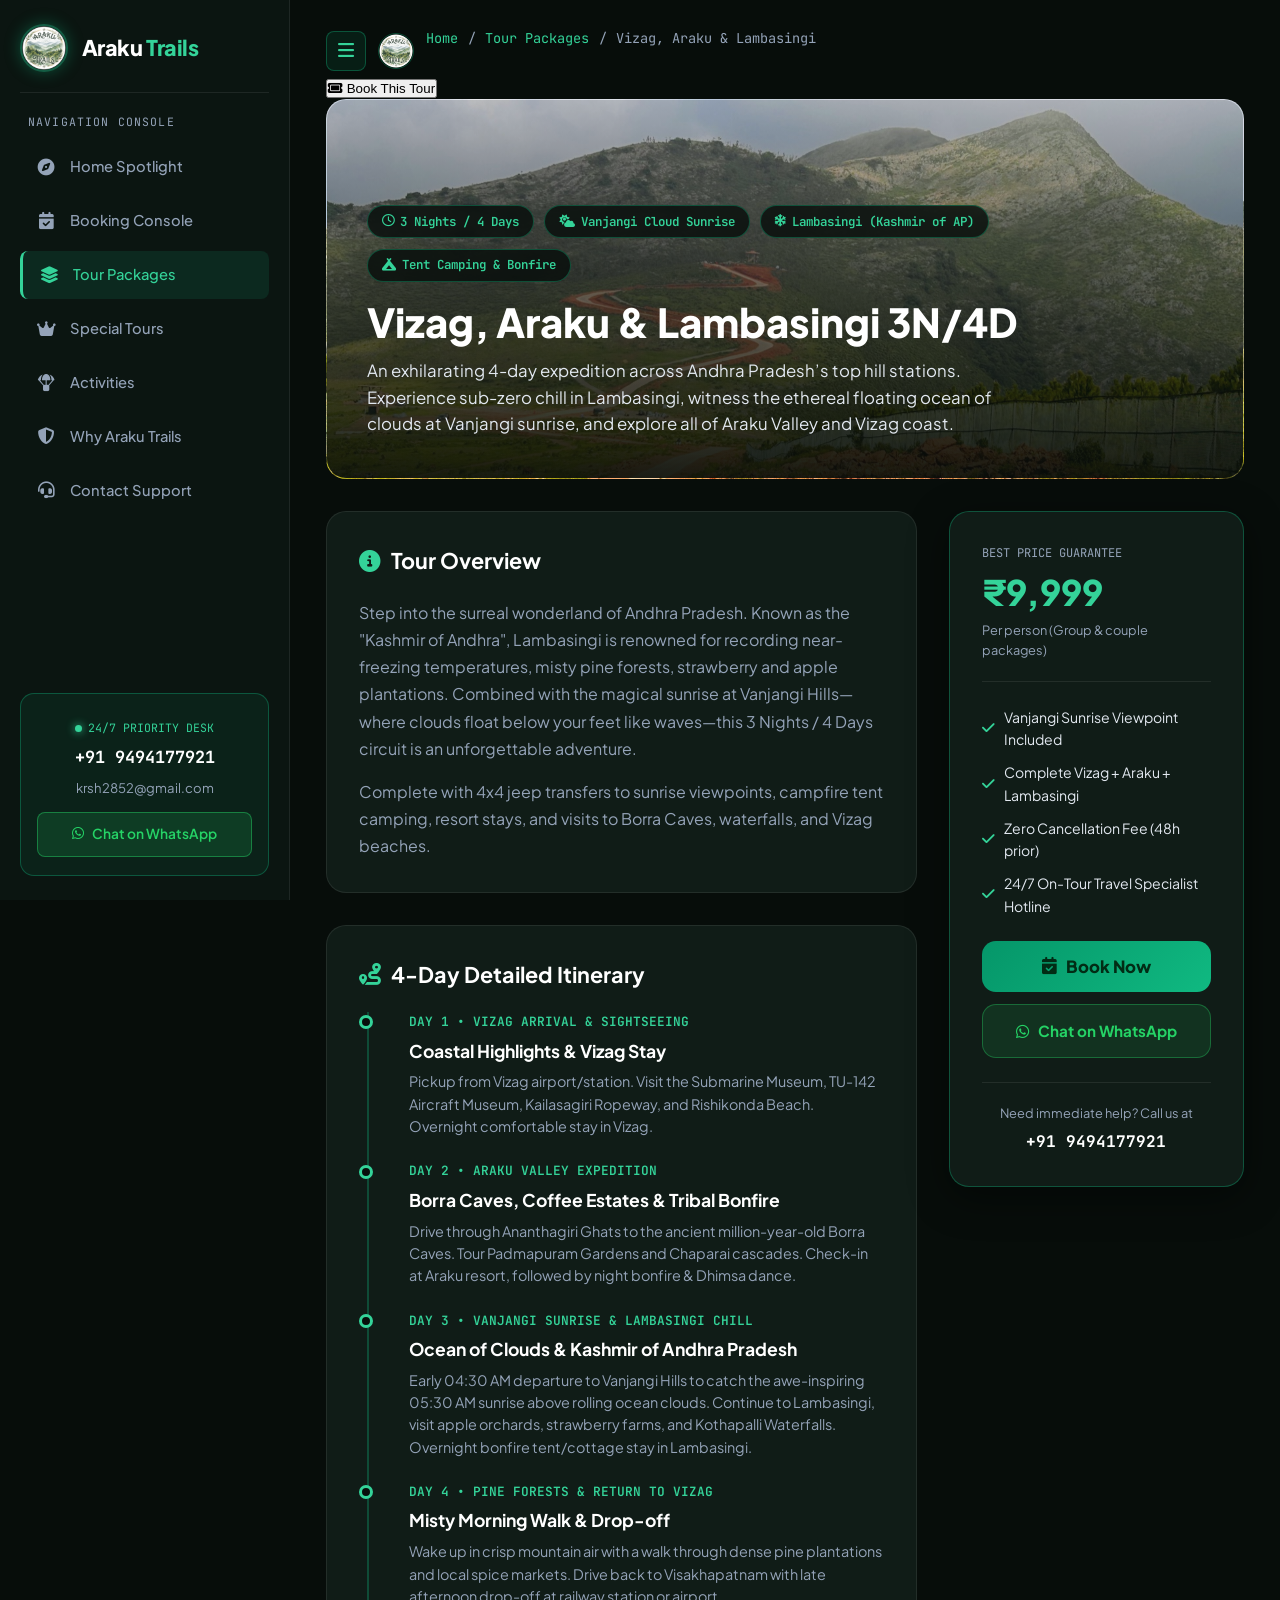
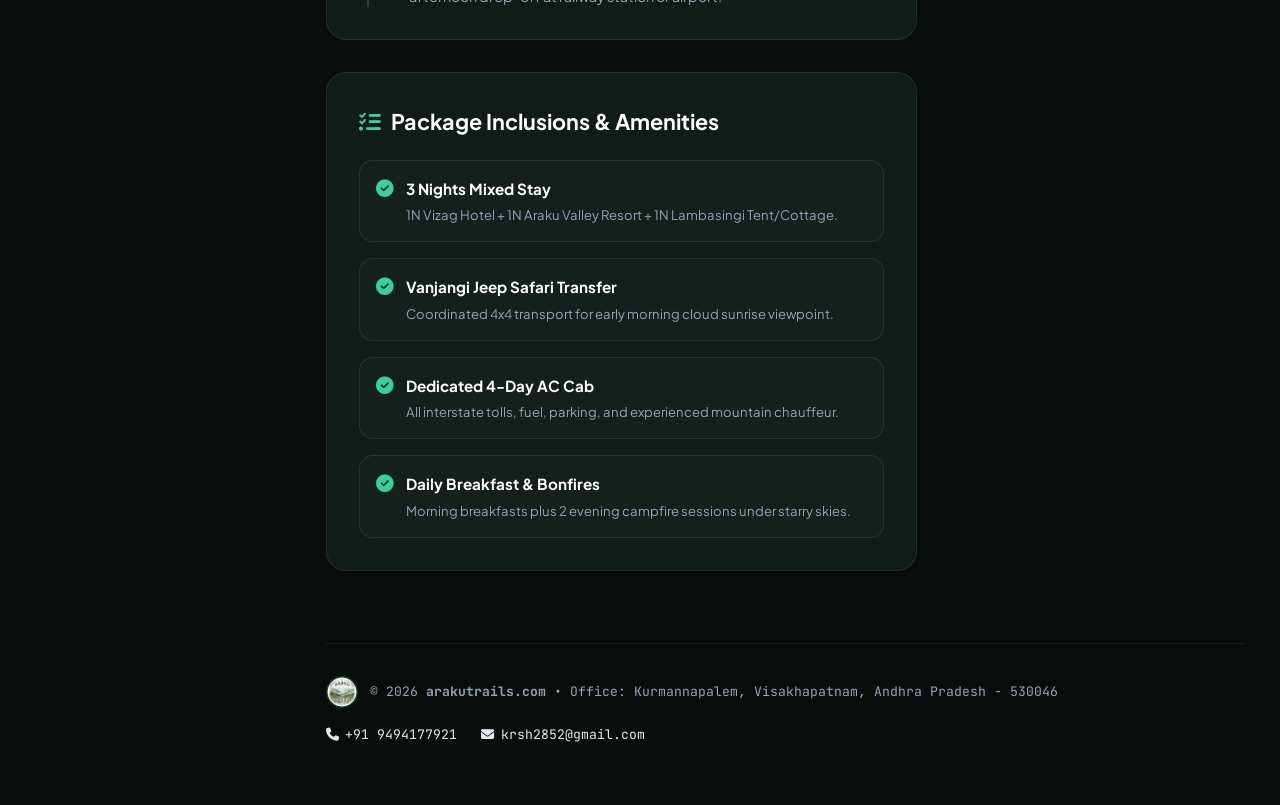
<file: vizag-araku-lambasingi-3n-4d-tour.html>
<!DOCTYPE html>
<html lang="en">

<head>
  <meta charset="UTF-8">
  <meta name="viewport" content="width=device-width, initial-scale=1.0">
  <title>Vizag, Araku & Lambasingi 3N/4D Tour Package | Araku Trails</title>
  <meta name="description"
    content="Book our Vizag, Araku & Lambasingi 3N/4D Tour starting from ₹9,999. Includes Vanjangi ocean of clouds sunrise, Lambasingi apple orchards, tent camping, and complete Araku sightseeing.">

  <!-- Google Fonts & Font Awesome Icons -->
  <link rel="preconnect" href="https://fonts.googleapis.com">
  <link rel="preconnect" href="https://fonts.gstatic.com" crossorigin>
  <link
    href="https://fonts.googleapis.com/css2?family=Cabinet+Grotesk:wght@700;800;900&family=Plus+Jakarta+Sans:wght@300;400;500;600;700&family=JetBrains+Mono:wght@400;500;600&display=swap"
    rel="stylesheet">
  <link rel="stylesheet" href="https://cdnjs.cloudflare.com/ajax/libs/font-awesome/6.5.1/css/all.min.css">
  <!-- Favicon & Touch Icons -->
  <link rel="icon" type="image/x-icon" href="favicon.ico">
  <link rel="icon" type="image/png" sizes="64x64" href="images/favicon-64.png">
  <link rel="apple-touch-icon" href="images/arakutrails-logo-128.png">

  <!-- Consolidated Optimized Stylesheet -->
  <link rel="stylesheet" href="css/style.css">
</head>

<body>
  <div class="app-layout">
    <!-- Sidebar Navigation Console -->
    <aside class="app-sidebar" id="appSidebar">
      <a href="index.html" class="brand-widget">
        <img src="images/arakutrails-logo-128.png" alt="Araku Trails Logo" class="brand-logo-img" width="48" height="48">
        <div class="brand-name">Araku <span>Trails</span></div>
      </a>

      <div class="console-nav-title">Navigation Console</div>
      <ul class="console-nav-list">
        <li class="console-nav-item"><a href="index.html#home"><i class="fa-solid fa-compass"></i> Home Spotlight</a></li>
        <li class="console-nav-item"><a href="index.html#booking-console"><i class="fa-solid fa-calendar-check"></i> Booking Console</a></li>
        <li class="console-nav-item active"><a href="index.html#packages"><i class="fa-solid fa-layer-group"></i> Tour Packages</a></li>
        <li class="console-nav-item"><a href="index.html#specialties"><i class="fa-solid fa-crown"></i> Special Tours</a></li>
        <li class="console-nav-item"><a href="index.html#activities"><i class="fa-solid fa-parachute-box"></i> Activities</a></li>
        <li class="console-nav-item"><a href="index.html#about"><i class="fa-solid fa-shield-halved"></i> Why Araku Trails</a></li>
        <li class="console-nav-item"><a href="index.html#contact"><i class="fa-solid fa-headset"></i> Contact Support</a></li>
      </ul>

      <!-- Active Support Hotline Box -->
      <div class="sidebar-hotline">
        <div class="hotline-badge">
          <span class="pulse-dot"></span> 24/7 Priority Desk
        </div>
        <a href="tel:+919494177921" class="hotline-num">+91 9494177921</a>
        <a href="mailto:krsh2852@gmail.com" class="hotline-email">krsh2852@gmail.com</a>
        <a href="https://wa.me/919494177921?text=Hello%20Araku%20Trails,%20I%20want%20to%20plan%20a%20trip"
          target="_blank" class="hotline-whatsapp-btn">
          <i class="fa-brands fa-whatsapp"></i> Chat on WhatsApp
        </a>
      </div>
    </aside>

    <!-- Main Workspace Area -->
    <main class="app-main">
      <!-- Top Dashboard Status Bar -->
      <header class="main-topbar">
        <div style="display: flex; align-items: center; gap: 0.75rem;">
          <button class="mobile-menu-btn" id="mobileMenuBtn" aria-label="Toggle Console">
            <i class="fa-solid fa-bars"></i>
          </button>
          <a href="index.html" style="display: flex; align-items: center; text-decoration: none;">
            <img src="images/arakutrails-logo-128.png" alt="Araku Trails Logo" class="mobile-logo-img" width="34" height="34">
          </a>
          <div class="topbar-breadcrumbs">
            <a href="index.html">Home</a>
            <span>/</span>
            <a href="index.html#packages">Tour Packages</a>
            <span>/</span>
            <span>Vizag, Araku &amp; Lambasingi</span>
          </div>
        </div>

        <div class="topbar-actions">
          <button class="btn-quick-book" onclick="openBookingModal('Vizag, Araku & Lambasingi 3N/4D')">
            <i class="fa-solid fa-ticket"></i> Book This Tour
          </button>
        </div>
      </header>

      <!-- Package Hero Panel -->
      <section class="package-hero-panel"
        style="background-image: url('images/WhatsApp%20Image%202026-10-12%20at%2020.30.45.jpeg');">
        <div class="package-hero-content">
          <div class="pack-badge-row">
            <span class="badge-chip"><i class="fa-regular fa-clock"></i> 3 Nights / 4 Days</span>
            <span class="badge-chip"><i class="fa-solid fa-cloud-sun"></i> Vanjangi Cloud Sunrise</span>
            <span class="badge-chip"><i class="fa-solid fa-snowflake"></i> Lambasingi (Kashmir of AP)</span>
            <span class="badge-chip"><i class="fa-solid fa-campground"></i> Tent Camping &amp; Bonfire</span>
          </div>
          <h1 class="package-hero-title">Vizag, Araku &amp; Lambasingi 3N/4D</h1>
          <p class="package-hero-desc">
            An exhilarating 4-day expedition across Andhra Pradesh’s top hill stations. Experience sub-zero chill in Lambasingi, witness the ethereal floating ocean of clouds at Vanjangi sunrise, and explore all of Araku Valley and Vizag coast.
          </p>
        </div>
      </section>

      <!-- Detail Grid & Sticky Sidebar -->
      <div class="package-grid-layout">
        <!-- Left Content -->
        <div class="package-main-details">
          <!-- Overview Card -->
          <div class="detail-card">
            <h2 class="detail-card-title"><i class="fa-solid fa-circle-info"></i> Tour Overview</h2>
            <p style="color: var(--text-body); margin-bottom: 1rem; line-height: 1.7;">
              Step into the surreal wonderland of Andhra Pradesh. Known as the "Kashmir of Andhra", Lambasingi is renowned for recording near-freezing temperatures, misty pine forests, strawberry and apple plantations. Combined with the magical sunrise at Vanjangi Hills—where clouds float below your feet like waves—this 3 Nights / 4 Days circuit is an unforgettable adventure.
            </p>
            <p style="color: var(--text-body); line-height: 1.7;">
              Complete with 4x4 jeep transfers to sunrise viewpoints, campfire tent camping, resort stays, and visits to Borra Caves, waterfalls, and Vizag beaches.
            </p>
          </div>

          <!-- Day Schedule / Timeline -->
          <div class="detail-card">
            <h2 class="detail-card-title"><i class="fa-solid fa-route"></i> 4-Day Detailed Itinerary</h2>
            <div class="timeline-wrap">
              <div class="timeline-item">
                <div class="timeline-dot"></div>
                <div class="timeline-time">DAY 1 &bull; VIZAG ARRIVAL &amp; SIGHTSEEING</div>
                <h3 class="timeline-title">Coastal Highlights &amp; Vizag Stay</h3>
                <p class="timeline-desc">Pickup from Vizag airport/station. Visit the Submarine Museum, TU-142 Aircraft Museum, Kailasagiri Ropeway, and Rishikonda Beach. Overnight comfortable stay in Vizag.</p>
              </div>

              <div class="timeline-item">
                <div class="timeline-dot"></div>
                <div class="timeline-time">DAY 2 &bull; ARAKU VALLEY EXPEDITION</div>
                <h3 class="timeline-title">Borra Caves, Coffee Estates &amp; Tribal Bonfire</h3>
                <p class="timeline-desc">Drive through Ananthagiri Ghats to the ancient million-year-old Borra Caves. Tour Padmapuram Gardens and Chaparai cascades. Check-in at Araku resort, followed by night bonfire &amp; Dhimsa dance.</p>
              </div>

              <div class="timeline-item">
                <div class="timeline-dot"></div>
                <div class="timeline-time">DAY 3 &bull; VANJANGI SUNRISE &amp; LAMBASINGI CHILL</div>
                <h3 class="timeline-title">Ocean of Clouds &amp; Kashmir of Andhra Pradesh</h3>
                <p class="timeline-desc">Early 04:30 AM departure to Vanjangi Hills to catch the awe-inspiring 05:30 AM sunrise above rolling ocean clouds. Continue to Lambasingi, visit apple orchards, strawberry farms, and Kothapalli Waterfalls. Overnight bonfire tent/cottage stay in Lambasingi.</p>
              </div>

              <div class="timeline-item">
                <div class="timeline-dot"></div>
                <div class="timeline-time">DAY 4 &bull; PINE FORESTS &amp; RETURN TO VIZAG</div>
                <h3 class="timeline-title">Misty Morning Walk &amp; Drop-off</h3>
                <p class="timeline-desc">Wake up in crisp mountain air with a walk through dense pine plantations and local spice markets. Drive back to Visakhapatnam with late afternoon drop-off at railway station or airport.</p>
              </div>
            </div>
          </div>

          <!-- Inclusions & Exclusions -->
          <div class="detail-card">
            <h2 class="detail-card-title"><i class="fa-solid fa-list-check"></i> Package Inclusions &amp; Amenities</h2>
            <div class="feature-list">
              <div class="feature-list-item">
                <i class="fa-solid fa-circle-check"></i>
                <div>
                  <h4>3 Nights Mixed Stay</h4>
                  <p>1N Vizag Hotel + 1N Araku Valley Resort + 1N Lambasingi Tent/Cottage.</p>
                </div>
              </div>
              <div class="feature-list-item">
                <i class="fa-solid fa-circle-check"></i>
                <div>
                  <h4>Vanjangi Jeep Safari Transfer</h4>
                  <p>Coordinated 4x4 transport for early morning cloud sunrise viewpoint.</p>
                </div>
              </div>
              <div class="feature-list-item">
                <i class="fa-solid fa-circle-check"></i>
                <div>
                  <h4>Dedicated 4-Day AC Cab</h4>
                  <p>All interstate tolls, fuel, parking, and experienced mountain chauffeur.</p>
                </div>
              </div>
              <div class="feature-list-item">
                <i class="fa-solid fa-circle-check"></i>
                <div>
                  <h4>Daily Breakfast &amp; Bonfires</h4>
                  <p>Morning breakfasts plus 2 evening campfire sessions under starry skies.</p>
                </div>
              </div>
            </div>
          </div>
        </div>

        <!-- Sticky Right Booking Box -->
        <aside>
          <div class="sticky-booking-box">
            <div class="pricing-headline">
              <div class="pricing-sub">Best Price Guarantee</div>
              <div class="pricing-main">₹9,999</div>
              <div class="pricing-note">Per person (Group &amp; couple packages)</div>
            </div>

            <div class="booking-feature-pills">
              <div class="pill-point"><i class="fa-solid fa-check"></i> Vanjangi Sunrise Viewpoint Included</div>
              <div class="pill-point"><i class="fa-solid fa-check"></i> Complete Vizag + Araku + Lambasingi</div>
              <div class="pill-point"><i class="fa-solid fa-check"></i> Zero Cancellation Fee (48h prior)</div>
              <div class="pill-point"><i class="fa-solid fa-check"></i> 24/7 On-Tour Travel Specialist Hotline</div>
            </div>

            <button class="btn-action-primary" onclick="openBookingModal('Vizag, Araku & Lambasingi 3N/4D')">
              <i class="fa-solid fa-calendar-check"></i> Book Now
            </button>

            <a href="https://wa.me/919494177921?text=Hello%20Araku%20Trails,%20I%20am%20interested%20in%20the%20Vizag,%20Araku%20and%20Lambasingi%203N/4D%20Tour%20package"
              target="_blank" class="btn-action-whatsapp">
              <i class="fa-brands fa-whatsapp"></i> Chat on WhatsApp
            </a>

            <div style="margin-top: 1.5rem; text-align: center; border-top: 1px solid var(--panel-border); padding-top: 1rem;">
              <span style="font-size: 0.8rem; color: var(--text-body);">Need immediate help? Call us at</span>
              <a href="tel:+919494177921" style="display: block; font-family: var(--font-mono); font-weight: 700; color: #fff; text-decoration: none; margin-top: 0.25rem;">
                +91 9494177921
              </a>
            </div>
          </div>
        </aside>
      </div>

      <!-- Footer -->
      <footer class="dash-footer-meta">
        <div style="display: flex; align-items: center; gap: 0.75rem;">
          <img src="images/arakutrails-logo-128.png" alt="Araku Trails Logo" class="footer-logo-img" width="32" height="32">
          <div>
            &copy; <span id="currentYear"></span> <strong>arakutrails.com</strong> &bull; Office: Kurmannapalem, Visakhapatnam, Andhra Pradesh - 530046
          </div>
        </div>
        <div class="footer-quick-contacts">
          <a href="tel:+919494177921"><i class="fa-solid fa-phone"></i> +91 9494177921</a>
          <a href="mailto:krsh2852@gmail.com"><i class="fa-solid fa-envelope"></i> krsh2852@gmail.com</a>
        </div>
      </footer>
    </main>
  </div>

  <!-- Booking Modal -->
  <div class="modal" id="bookingModal">
    <div class="modal-box">
      <button class="modal-close" onclick="closeBookingModal()">&times;</button>
      <h3 style="font-family: var(--font-brand); font-size: 1.5rem; color: #fff; margin-bottom: 0.5rem;"
        id="modalPackageTitle">Book: Vizag, Araku &amp; Lambasingi 3N/4D</h3>
      <p style="color: var(--text-body); font-size: 0.9rem; margin-bottom: 1.5rem;">
        Fill in your details and our travel representative will call you with custom quotes within 15 minutes.
      </p>

      <form onsubmit="handleModalSubmit(event)" style="display: flex; flex-direction: column; gap: 1rem;">
        <input type="hidden" id="modalSelectedPackage" value="Vizag, Araku & Lambasingi 3N/4D">
        <div class="field-wrapper">
          <label for="modalName"><i class="fa-solid fa-user"></i> Full Name</label>
          <input type="text" id="modalName" class="dash-input" placeholder="Your Name" required>
        </div>
        <div class="field-wrapper">
          <label for="modalPhone"><i class="fa-solid fa-phone"></i> Phone / WhatsApp</label>
          <input type="tel" id="modalPhone" class="dash-input" placeholder="Mobile Number" required>
        </div>
        <div class="field-wrapper">
          <label for="modalDate"><i class="fa-solid fa-calendar"></i> Travel Date</label>
          <input type="date" id="modalDate" class="dash-input" required>
        </div>
        <button type="submit" class="btn-action-primary" style="margin-top: 0.5rem;">
          <i class="fa-solid fa-check-circle"></i> Confirm Booking Request
        </button>
      </form>
    </div>
  </div>

  <script>
    document.getElementById('currentYear').textContent = new Date().getFullYear();
    const today = new Date().toISOString().split('T')[0];
    document.getElementById('modalDate').min = today;

    const mobileMenuBtn = document.getElementById('mobileMenuBtn');
    const appSidebar = document.getElementById('appSidebar');
    if (mobileMenuBtn) {
      mobileMenuBtn.addEventListener('click', () => {
        appSidebar.classList.toggle('open');
      });
    }

    const bookingModal = document.getElementById('bookingModal');
    const modalPackageTitle = document.getElementById('modalPackageTitle');
    const modalSelectedPackage = document.getElementById('modalSelectedPackage');

    function openBookingModal(pkgName) {
      modalPackageTitle.textContent = pkgName ? `Book: ${pkgName}` : "Book Your Tour";
      modalSelectedPackage.value = pkgName || "Vizag, Araku & Lambasingi 3N/4D";
      bookingModal.classList.add('active');
    }

    function closeBookingModal() {
      bookingModal.classList.remove('active');
    }

    bookingModal.addEventListener('click', (e) => {
      if (e.target === bookingModal) {
        closeBookingModal();
      }
    });

    async function processBookingNotification(name, mobile, date, packageChoice) {
      const emailRecipient = "krsh2852@gmail.com";
      const targetPhone = "919494177921";
      const messageContent = `*New Booking Request - Araku Trails*\n\n` +
        `*Customer Name:* ${name}\n` +
        `*Mobile Number:* ${mobile}\n` +
        `*Travel Date:* ${date}\n` +
        `*Package / Tour:* ${packageChoice}\n\n` +
        `Submitted via arakutrails.com`;

      try {
        fetch("https://formsubmit.co/ajax/" + emailRecipient, {
          method: "POST",
          headers: {
            "Content-Type": "application/json",
            "Accept": "application/json"
          },
          body: JSON.stringify({
            name: name,
            phone: mobile,
            travel_date: date,
            package: packageChoice,
            _subject: `New Araku Trails Booking: ${name} (${packageChoice})`,
            _template: "table"
          })
        }).catch(err => console.log("Email dispatch notice:", err));
      } catch (err) {
        console.log("Email dispatch notice:", err);
      }

      const whatsappUrl = `https://wa.me/${targetPhone}?text=${encodeURIComponent(messageContent)}`;
      window.open(whatsappUrl, "_blank");
    }

    async function handleModalSubmit(e) {
      e.preventDefault();
      const name = document.getElementById('modalName').value;
      const mobile = document.getElementById('modalPhone').value;
      const date = document.getElementById('modalDate').value;
      const pkg = modalSelectedPackage.value;

      await processBookingNotification(name, mobile, date, pkg);
      alert(`Thank you, ${name}! Your booking request for "${pkg}" on ${date} has been sent to our team. An email and mobile message have been dispatched.`);
      closeBookingModal();
      e.target.reset();
    }
  </script>
</body>

</html>
</file>
<file: css/style.css>
:root {
  /* Futuristic Travel Dashboard Theme */
  --shell-bg: #070d0a;
  --sidebar-bg: #0b1511;
  --panel-bg: #101c17;
  --panel-hover: #15251f;
  --panel-border: rgba(255, 255, 255, 0.08);
  --border-accent: rgba(16, 185, 129, 0.35);

  --emerald-glow: #10b981;
  --emerald-bright: #34d399;
  --amber-star: #f59e0b;
  --sky-azure: #0ea5e9;

  --text-heading: #f8fafc;
  --text-body: #94a3b8;
  --text-bright: #e2e8f0;

  --font-brand: 'Cabinet Grotesk', 'Plus Jakarta Sans', sans-serif;
  --font-body: 'Plus Jakarta Sans', sans-serif;
  --font-mono: 'JetBrains Mono', monospace;

  --radius-sm: 8px;
  --radius-md: 14px;
  --radius-lg: 20px;
  --radius-pill: 9999px;

  --transition: all 0.28s cubic-bezier(0.4, 0, 0.2, 1);
}

* {
  margin: 0;
  padding: 0;
  box-sizing: border-box;
  scroll-behavior: smooth;
}

body {
  font-family: var(--font-body);
  background-color: var(--shell-bg);
  color: var(--text-bright);
  line-height: 1.6;
  overflow-x: hidden;
  text-rendering: optimizeSpeed;
}

/* ========================================================
   APPLICATION PORTAL / DASHBOARD LAYOUT
======================================================== */
.app-layout {
  display: flex;
  min-height: 100vh;
  width: 100%;
}

/* Fixed Left Explorer Console / Sidebar */
.app-sidebar {
  width: 290px;
  background: var(--sidebar-bg);
  border-right: 1px solid var(--panel-border);
  display: flex;
  flex-direction: column;
  position: fixed;
  top: 0;
  bottom: 0;
  left: 0;
  z-index: 1000;
  padding: 1.5rem 1.25rem;
  transition: var(--transition);
}

.brand-widget {
  display: flex;
  align-items: center;
  gap: 0.85rem;
  padding-bottom: 1.25rem;
  border-bottom: 1px solid var(--panel-border);
  margin-bottom: 1.25rem;
  text-decoration: none;
}

.brand-logo-img {
  width: 48px;
  height: 48px;
  border-radius: 50%;
  object-fit: cover;
  box-shadow: 0 0 16px rgba(16, 185, 129, 0.35);
  border: 2px solid rgba(16, 185, 129, 0.4);
  background: rgba(255, 255, 255, 0.05);
  transition: var(--transition);
  flex-shrink: 0;
}

.brand-widget:hover .brand-logo-img {
  transform: rotate(4deg) scale(1.05);
  box-shadow: 0 0 22px rgba(16, 185, 129, 0.55);
  border-color: var(--emerald-bright);
}

.brand-name {
  font-family: var(--font-brand);
  font-size: 1.35rem;
  font-weight: 800;
  color: #fff;
  letter-spacing: -0.02em;
  line-height: 1.15;
}

.brand-name span {
  color: var(--emerald-bright);
}

.console-nav-title {
  font-family: var(--font-mono);
  font-size: 0.72rem;
  color: var(--text-body);
  text-transform: uppercase;
  letter-spacing: 0.1em;
  margin-bottom: 0.75rem;
  padding-left: 0.5rem;
}

.console-nav-list {
  list-style: none;
  display: flex;
  flex-direction: column;
  gap: 0.4rem;
  flex-grow: 1;
}

.console-nav-item a {
  display: flex;
  align-items: center;
  gap: 0.85rem;
  padding: 0.75rem 1rem;
  border-radius: var(--radius-sm);
  color: var(--text-body);
  text-decoration: none;
  font-size: 0.92rem;
  font-weight: 500;
  transition: var(--transition);
}

.console-nav-item a:hover,
.console-nav-item.active a {
  background: rgba(16, 185, 129, 0.12);
  color: var(--emerald-bright);
  border-left: 3px solid var(--emerald-bright);
}

.console-nav-item a i {
  font-size: 1.05rem;
  width: 20px;
  text-align: center;
}

/* Sidebar Location & Weather Status Box */
.sidebar-status-box {
  background: var(--panel-bg);
  border: 1px solid var(--panel-border);
  border-radius: var(--radius-md);
  padding: 0.85rem 1rem;
  margin-bottom: 1.25rem;
  display: flex;
  flex-direction: column;
  gap: 0.5rem;
  font-size: 0.78rem;
  font-family: var(--font-mono);
  color: var(--text-body);
}

.sidebar-status-item {
  display: flex;
  align-items: center;
  gap: 0.55rem;
}

.sidebar-status-item i {
  font-size: 0.9rem;
}

.sidebar-status-item strong {
  color: var(--text-bright);
  font-weight: 600;
}

/* Live Hotline Box in Sidebar */
.sidebar-hotline {
  background: rgba(16, 185, 129, 0.08);
  border: 1px solid var(--border-accent);
  border-radius: var(--radius-md);
  padding: 1.15rem 1rem;
  text-align: center;
  margin-top: auto;
}

.hotline-badge {
  display: inline-flex;
  align-items: center;
  gap: 0.4rem;
  font-family: var(--font-mono);
  font-size: 0.72rem;
  color: var(--emerald-bright);
  text-transform: uppercase;
  margin-bottom: 0.4rem;
}

.pulse-dot {
  width: 7px;
  height: 7px;
  border-radius: 50%;
  background: var(--emerald-bright);
  box-shadow: 0 0 8px var(--emerald-bright);
  animation: pulse 1.6s infinite;
}

@keyframes pulse {
  0%, 100% { opacity: 0.4; }
  50% { opacity: 1; }
}

.hotline-num {
  display: block;
  font-family: var(--font-mono);
  font-size: 1.05rem;
  font-weight: 700;
  color: #fff;
  text-decoration: none;
  margin-bottom: 0.4rem;
}

.hotline-email {
  font-size: 0.82rem;
  color: var(--text-body);
  text-decoration: none;
  display: block;
  word-break: break-all;
}

.hotline-email:hover,
.hotline-num:hover {
  color: var(--emerald-bright);
}

/* Main Working Area */
.app-main {
  margin-left: 290px;
  flex-grow: 1;
  padding: 1.75rem 2.25rem;
  min-width: 0;
}

/* Mobile Header Bar */
.mobile-header-bar {
  display: none;
  align-items: center;
  justify-content: space-between;
  background: var(--sidebar-bg);
  border: 1px solid var(--panel-border);
  border-radius: var(--radius-md);
  padding: 0.75rem 1.25rem;
  margin-bottom: 1.5rem;
}

.mobile-logo-img {
  width: 36px;
  height: 36px;
  border-radius: 50%;
  border: 1.5px solid var(--border-accent);
  object-fit: cover;
}

.mobile-brand-title {
  font-family: var(--font-brand);
  font-weight: 800;
  font-size: 1.2rem;
  color: #fff;
}

.mobile-brand-title span {
  color: var(--emerald-bright);
}

.mobile-menu-btn {
  background: rgba(16, 185, 129, 0.1);
  border: 1px solid var(--border-accent);
  color: var(--emerald-bright);
  width: 40px;
  height: 40px;
  border-radius: var(--radius-sm);
  display: inline-flex;
  align-items: center;
  justify-content: center;
  font-size: 1.15rem;
  cursor: pointer;
  transition: var(--transition);
}

.mobile-menu-btn:hover {
  background: var(--emerald-glow);
  color: #fff;
}

/* Breadcrumbs (for package subpages) */
.topbar-breadcrumbs {
  display: flex;
  align-items: center;
  gap: 0.6rem;
  font-family: var(--font-mono);
  font-size: 0.85rem;
  color: var(--text-body);
  margin-bottom: 1.5rem;
}

.topbar-breadcrumbs a {
  color: var(--emerald-bright);
  text-decoration: none;
}

.topbar-breadcrumbs a:hover {
  text-decoration: underline;
}

/* ========================================================
   PEKOE TRAIL AESTHETIC - FULL-BLEED LANDING PAGE LAYOUT
======================================================== */
.pekoe-header {
  position: absolute;
  top: 0;
  left: 0;
  right: 0;
  z-index: 100;
  padding: 1.5rem 3.5rem;
  transition: var(--transition);
}

.pekoe-header.scrolled {
  position: fixed;
  background: rgba(7, 13, 10, 0.92);
  backdrop-filter: blur(16px);
  -webkit-backdrop-filter: blur(16px);
  border-bottom: 1px solid var(--panel-border);
  padding: 0.9rem 3.5rem;
  box-shadow: 0 10px 30px rgba(0, 0, 0, 0.5);
}

.pekoe-header-inner {
  max-width: 1440px;
  margin: 0 auto;
  display: flex;
  align-items: center;
  justify-content: space-between;
  gap: 2rem;
}

.pekoe-brand {
  display: flex;
  align-items: center;
  gap: 0.85rem;
  text-decoration: none;
  flex-shrink: 0;
}

.pekoe-logo-img {
  width: 46px;
  height: 46px;
  border-radius: 50%;
  object-fit: cover;
  box-shadow: 0 0 18px rgba(16, 185, 129, 0.4);
  border: 2px solid rgba(16, 185, 129, 0.45);
  background: rgba(255, 255, 255, 0.05);
  transition: var(--transition);
}

.pekoe-brand:hover .pekoe-logo-img {
  transform: rotate(4deg) scale(1.05);
  border-color: var(--emerald-bright);
}

.pekoe-brand-text {
  font-family: var(--font-brand);
  font-size: 1.45rem;
  font-weight: 800;
  color: #ffffff;
  letter-spacing: -0.02em;
}

.pekoe-brand-text span {
  color: var(--emerald-bright);
}

.pekoe-header-right {
  display: flex;
  flex-direction: column;
  align-items: flex-end;
  gap: 0.6rem;
}

.pekoe-top-status {
  display: flex;
  align-items: center;
  gap: 1.25rem;
  font-family: var(--font-mono);
  font-size: 0.78rem;
  color: #cbd5e1;
}

.pekoe-top-status i {
  color: var(--emerald-bright);
}

.pekoe-nav-pill {
  display: flex;
  align-items: center;
  background: rgba(16, 28, 23, 0.85);
  backdrop-filter: blur(16px);
  -webkit-backdrop-filter: blur(16px);
  border: 1px solid rgba(255, 255, 255, 0.15);
  border-radius: var(--radius-pill);
  padding: 0.35rem 0.4rem 0.35rem 1.4rem;
  box-shadow: 0 10px 30px rgba(0, 0, 0, 0.35);
}

.pekoe-nav-links {
  display: flex;
  align-items: center;
  list-style: none;
  gap: 1.5rem;
  margin: 0;
  padding: 0;
}

.pekoe-nav-links a {
  color: #e2e8f0;
  font-family: var(--font-body);
  font-size: 0.9rem;
  font-weight: 600;
  text-decoration: none;
  transition: var(--transition);
  position: relative;
  padding: 0.25rem 0;
}

.pekoe-nav-links a:hover,
.pekoe-nav-links a.active {
  color: var(--emerald-bright);
}

.pekoe-nav-cta {
  display: inline-flex;
  align-items: center;
  gap: 0.5rem;
  background: linear-gradient(135deg, #10b981 0%, #059669 100%);
  color: #ffffff;
  font-family: var(--font-brand);
  font-weight: 700;
  font-size: 0.9rem;
  text-decoration: none;
  padding: 0.65rem 1.4rem;
  border-radius: var(--radius-pill);
  margin-left: 1.25rem;
  box-shadow: 0 4px 16px rgba(16, 185, 129, 0.4);
  transition: var(--transition);
  border: 1px solid #34d399;
  white-space: nowrap;
}

.pekoe-nav-cta:hover {
  transform: translateY(-1px);
  box-shadow: 0 6px 22px rgba(16, 185, 129, 0.6);
  background: linear-gradient(135deg, #34d399 0%, #10b981 100%);
  color: #022c15;
}

.pekoe-mobile-menu-btn {
  display: none;
  align-items: center;
  gap: 0.5rem;
  background: rgba(16, 28, 23, 0.85);
  border: 1px solid var(--border-accent);
  color: #ffffff;
  font-family: var(--font-mono);
  font-size: 0.82rem;
  font-weight: 700;
  padding: 0.6rem 1.1rem;
  border-radius: var(--radius-sm);
  cursor: pointer;
  backdrop-filter: blur(8px);
  transition: var(--transition);
}

.pekoe-mobile-menu-btn:hover {
  background: var(--emerald-glow);
  color: #022c15;
}

/* Mobile Slide Drawer */
.pekoe-mobile-drawer {
  position: fixed;
  inset: 0;
  background: rgba(7, 13, 10, 0.98);
  z-index: 10000;
  padding: 2rem 1.5rem;
  display: flex;
  flex-direction: column;
  opacity: 0;
  pointer-events: none;
  transition: all 0.3s cubic-bezier(0.4, 0, 0.2, 1);
  backdrop-filter: blur(16px);
  overflow-y: auto;
}

.pekoe-mobile-drawer.open {
  opacity: 1;
  pointer-events: auto;
}

.pekoe-drawer-header {
  display: flex;
  align-items: center;
  justify-content: space-between;
  border-bottom: 1px solid var(--panel-border);
  padding-bottom: 1.25rem;
  margin-bottom: 1.75rem;
}

.pekoe-drawer-close {
  background: rgba(255, 255, 255, 0.08);
  border: 1px solid var(--panel-border);
  color: #ffffff;
  width: 42px;
  height: 42px;
  border-radius: var(--radius-sm);
  font-size: 1.6rem;
  display: flex;
  align-items: center;
  justify-content: center;
  cursor: pointer;
}

.pekoe-drawer-links {
  list-style: none;
  display: flex;
  flex-direction: column;
  gap: 0.75rem;
  margin-bottom: 2rem;
}

.pekoe-drawer-links a {
  color: #ffffff;
  font-size: 1.15rem;
  font-weight: 600;
  text-decoration: none;
  display: flex;
  align-items: center;
  gap: 0.75rem;
  padding: 0.75rem 0.5rem;
  border-radius: var(--radius-sm);
  transition: var(--transition);
}

.pekoe-drawer-links a:hover,
.pekoe-drawer-links a.active {
  color: var(--emerald-bright);
  background: rgba(16, 185, 129, 0.12);
  padding-left: 0.85rem;
}

/* Full-Screen Edge-to-Edge Pekoe Hero */
.pekoe-hero {
  position: relative;
  width: 100%;
  height: 100vh;
  min-height: 680px;
  overflow: hidden;
  display: flex;
  flex-direction: column;
  justify-content: flex-end;
  padding: 0 4.5rem 3rem;
}

.pekoe-hero-slides {
  position: absolute;
  inset: 0;
  z-index: 1;
}

.pekoe-slide {
  position: absolute;
  inset: 0;
  opacity: 0;
  background-size: cover;
  background-repeat: no-repeat;
  transition: opacity 1.3s cubic-bezier(0.4, 0, 0.2, 1);
  will-change: opacity;
  image-rendering: -webkit-optimize-contrast;
}

.pekoe-slide.active {
  opacity: 1;
}

.pekoe-overlay {
  position: absolute;
  inset: 0;
  z-index: 2;
  pointer-events: none;
  background:
    linear-gradient(180deg, rgba(0, 0, 0, 0.55) 0%, rgba(0, 0, 0, 0.1) 32%, rgba(0, 0, 0, 0.45) 65%, rgba(7, 13, 10, 0.95) 100%),
    linear-gradient(90deg, rgba(7, 13, 10, 0.72) 0%, rgba(7, 13, 10, 0.35) 50%, transparent 100%);
}

/* Subtle Dot Indicators (Replaces bulky arrows & ticker) */
.pekoe-dots-bar {
  position: relative;
  z-index: 10;
  display: flex;
  align-items: center;
  justify-content: center;
  gap: 0.75rem;
  margin-top: 1.5rem;
}

.pekoe-dot {
  width: 26px;
  height: 5px;
  border-radius: var(--radius-pill);
  background: rgba(255, 255, 255, 0.3);
  border: none;
  cursor: pointer;
  transition: all 0.3s cubic-bezier(0.4, 0, 0.2, 1);
  padding: 0;
}

.pekoe-dot.active {
  width: 44px;
  background: var(--emerald-bright);
  box-shadow: 0 0 14px rgba(52, 211, 153, 0.8);
}

/* Hero Content on Image */
.pekoe-hero-content {
  position: relative;
  z-index: 5;
  max-width: 900px;
  margin-bottom: 1.5rem;
}

.pekoe-eyebrow {
  display: inline-flex;
  align-items: center;
  gap: 0.5rem;
  font-family: var(--font-mono);
  font-size: 0.85rem;
  font-weight: 600;
  color: #a7f3d0;
  text-transform: uppercase;
  letter-spacing: 0.12em;
  margin-bottom: 1rem;
  text-shadow: 0 2px 10px rgba(0, 0, 0, 0.95);
}

.pekoe-title {
  font-family: var(--font-brand);
  font-size: clamp(2.5rem, 5.2vw, 4.4rem);
  font-weight: 800;
  color: #ffffff;
  line-height: 1.12;
  margin-bottom: 1.15rem;
  letter-spacing: -0.025em;
  text-shadow: 0 4px 28px rgba(0, 0, 0, 0.95), 0 2px 8px rgba(0, 0, 0, 0.9);
}

.pekoe-title span {
  color: #ffffff;
}

.pekoe-desc {
  font-family: var(--font-body);
  font-size: clamp(1.05rem, 1.7vw, 1.25rem);
  color: #f8fafc;
  line-height: 1.68;
  max-width: 760px;
  margin-bottom: 2rem;
  text-shadow: 0 3px 16px rgba(0, 0, 0, 0.95);
}

.pekoe-actions {
  display: flex;
  align-items: center;
  gap: 1.1rem;
  flex-wrap: wrap;
}

.pekoe-btn {
  display: inline-flex;
  align-items: center;
  gap: 0.65rem;
  padding: 0.95rem 2.2rem;
  border-radius: var(--radius-pill);
  font-family: var(--font-body);
  font-weight: 700;
  font-size: 1.02rem;
  text-decoration: none;
  transition: var(--transition);
  cursor: pointer;
  white-space: nowrap;
}

.pekoe-btn-primary {
  background: rgba(16, 185, 129, 0.18);
  color: #ffffff;
  border: 1.5px solid rgba(52, 211, 153, 0.45);
  box-shadow: 0 4px 16px rgba(0, 0, 0, 0.35);
  backdrop-filter: blur(8px);
  -webkit-backdrop-filter: blur(8px);
}

.pekoe-btn-primary:hover {
  transform: translateY(-2px);
  box-shadow: 0 6px 20px rgba(16, 185, 129, 0.25);
  background: rgba(16, 185, 129, 0.3);
  border-color: var(--emerald-bright);
  color: #ffffff;
}

/* Console Header Destination & Weather Status */
.console-header-status {
  display: inline-flex;
  align-items: center;
  gap: 0.65rem;
  background: rgba(16, 185, 129, 0.08);
  border: 1px solid var(--border-accent);
  border-radius: var(--radius-pill);
  padding: 0.4rem 1.15rem;
  font-family: var(--font-mono);
  font-size: 0.78rem;
  color: var(--text-bright);
  flex-wrap: wrap;
}

.status-sep {
  color: rgba(255, 255, 255, 0.25);
  margin: 0 0.15rem;
}

/* Callout Email Us Action Button */
.btn-callout-email {
  background: rgba(255, 255, 255, 0.08);
  border: 1px solid rgba(255, 255, 255, 0.18);
  color: #ffffff;
  text-decoration: none;
  padding: 0.85rem 1.6rem;
  border-radius: var(--radius-pill);
  font-weight: 600;
  font-size: 0.92rem;
  display: inline-flex;
  align-items: center;
  gap: 0.5rem;
  transition: var(--transition);
}

.btn-callout-email:hover {
  background: rgba(255, 255, 255, 0.16);
  border-color: rgba(255, 255, 255, 0.35);
  transform: translateY(-1px);
}

/* Full Width Main Container Below Hero */
.pekoe-main-content {
  width: 100%;
  background-color: var(--shell-bg);
  position: relative;
  z-index: 10;
}

.pekoe-container {
  max-width: 1360px;
  margin: 0 auto;
  padding: 3.5rem 2.5rem 5rem;
}

.pekoe-container .booking-console-card {
  margin-top: -5.5rem;
  position: relative;
  z-index: 20;
  box-shadow: 0 25px 60px rgba(0, 0, 0, 0.75);
}

@media (max-width: 1200px) {
  .pekoe-header {
    padding: 1.25rem 2rem;
  }

  .pekoe-hero {
    padding: 0 2.5rem 2.5rem;
  }

  .pekoe-container {
    padding: 3rem 1.75rem 4rem;
  }
}

@media (max-width: 1024px) {
  .pekoe-header {
    padding: 1rem 1.25rem;
    background: linear-gradient(180deg, rgba(7, 13, 10, 0.9) 0%, rgba(7, 13, 10, 0.5) 75%, transparent 100%);
  }

  .pekoe-header.scrolled {
    padding: 0.75rem 1.25rem;
    background: rgba(7, 13, 10, 0.95);
  }

  .pekoe-header-right {
    display: none;
  }

  .pekoe-mobile-menu-btn {
    display: inline-flex;
  }

  .pekoe-hero {
    padding: 7rem 1.5rem 2.5rem;
    min-height: 100svh;
    justify-content: flex-end;
  }

  .pekoe-hero-content {
    margin-bottom: 1.25rem;
  }

  .pekoe-title {
    font-size: clamp(2rem, 6.5vw, 2.85rem);
    line-height: 1.15;
    margin-bottom: 0.9rem;
  }

  .pekoe-desc {
    font-size: 1rem;
    line-height: 1.55;
    margin-bottom: 1.5rem;
  }

  .pekoe-container {
    padding: 2.5rem 1.25rem 3.5rem;
  }

  .pekoe-container .booking-console-card {
    margin-top: 1.5rem;
  }
}

@media (max-width: 768px) {
  .pekoe-header {
    padding: 0.85rem 1rem 1.25rem;
  }

  .pekoe-hero {
    padding: 6.5rem 1.15rem 2rem;
    min-height: 100svh;
  }

  .pekoe-eyebrow {
    font-size: 0.75rem;
    margin-bottom: 0.6rem;
    letter-spacing: 0.08em;
  }

  .pekoe-title {
    font-size: clamp(1.75rem, 6.8vw, 2.25rem);
    line-height: 1.16;
    margin-bottom: 0.75rem;
  }

  .pekoe-desc {
    font-size: 0.92rem;
    line-height: 1.52;
    margin-bottom: 1.35rem;
  }

  .pekoe-actions {
    flex-direction: column;
    align-items: stretch;
    gap: 0.75rem;
    width: 100%;
  }

  .pekoe-btn {
    width: 100%;
    justify-content: center;
    padding: 0.85rem 1.4rem;
    font-size: 0.95rem;
  }

  .pekoe-dots-bar {
    margin-top: 1.25rem;
  }

  .pekoe-dot {
    width: 22px;
    height: 4px;
  }

  .pekoe-dot.active {
    width: 36px;
  }

  .pekoe-container {
    padding: 2rem 1rem 3rem;
  }
}

/* ========================================================
   HERO SPOTLIGHT DASHBOARD CAROUSEL (IMMERSIVE FULL-VIEWPORT COVER)
======================================================== */
.hero-spotlight {
  position: relative;
  border-radius: var(--radius-lg);
  overflow: hidden;
  min-height: calc(100vh - 3.5rem);
  display: flex;
  flex-direction: column;
  justify-content: flex-end;
  padding: 4.5rem 3.5rem 3rem;
  margin-bottom: 4rem;
  border: 1px solid var(--panel-border);
  box-shadow: 0 25px 60px rgba(0, 0, 0, 0.7);
}

.spotlight-bg-wrap {
  position: absolute;
  inset: 0;
  z-index: 1;
}

.spotlight-slide {
  position: absolute;
  inset: 0;
  opacity: 0;
  background-size: cover;
  background-position: center center;
  background-repeat: no-repeat;
  transition: opacity 1.4s ease-in-out;
  will-change: opacity;
  image-rendering: -webkit-optimize-contrast;
}

.spotlight-slide.active {
  opacity: 1;
}

.spotlight-gradient {
  position: absolute;
  inset: 0;
  background: linear-gradient(
    180deg,
    transparent 0%,
    transparent 30%,
    rgba(0, 0, 0, 0.5) 65%,
    rgba(0, 0, 0, 0.88) 100%
  );
  z-index: 2;
}

.spotlight-content {
  position: relative;
  z-index: 3;
  max-width: 860px;
  margin-bottom: 2rem;
}

.spotlight-title {
  font-family: var(--font-brand);
  font-size: clamp(2.5rem, 4.5vw, 4rem);
  font-weight: 800;
  color: #ffffff;
  line-height: 1.15;
  margin-bottom: 1.1rem;
  letter-spacing: -0.025em;
  text-shadow: 0 4px 24px rgba(0, 0, 0, 0.9), 0 1px 4px rgba(0, 0, 0, 0.95);
}

.spotlight-title span {
  color: #ffffff;
}

.spotlight-desc {
  color: #f1f5f9;
  font-size: clamp(1.08rem, 1.7vw, 1.25rem);
  font-weight: 400;
  line-height: 1.7;
  margin-bottom: 2.25rem;
  max-width: 720px;
  text-shadow: 0 3px 14px rgba(0, 0, 0, 0.95), 0 1px 3px rgba(0, 0, 0, 1);
}

/* Polished Single Primary Hero Action */
.spotlight-actions {
  display: flex;
  align-items: center;
  gap: 1rem;
}

.hero-btn {
  display: inline-flex;
  align-items: center;
  justify-content: center;
  gap: 0.7rem;
  padding: 1rem 2.2rem;
  font-family: var(--font-body);
  font-size: 1.05rem;
  font-weight: 700;
  text-decoration: none;
  border-radius: var(--radius-pill);
  transition: all 0.25s cubic-bezier(0.4, 0, 0.2, 1);
  white-space: nowrap;
  cursor: pointer;
}

.hero-btn-primary {
  background: linear-gradient(135deg, #10b981 0%, #059669 100%);
  color: #ffffff;
  border: 1.5px solid #34d399;
  box-shadow: 0 8px 24px rgba(16, 185, 129, 0.45);
}

.hero-btn-primary:hover {
  transform: translateY(-2px);
  box-shadow: 0 12px 32px rgba(16, 185, 129, 0.6);
  background: linear-gradient(135deg, #34d399 0%, #10b981 100%);
  color: #022c15;
}

/* Sidebar WhatsApp Action Button */
.hotline-whatsapp-btn {
  display: inline-flex;
  align-items: center;
  justify-content: center;
  gap: 0.5rem;
  width: 100%;
  margin-top: 0.85rem;
  padding: 0.65rem 0.9rem;
  background: rgba(37, 211, 102, 0.15);
  border: 1px solid rgba(37, 211, 102, 0.45);
  color: #25d366;
  border-radius: var(--radius-sm);
  text-decoration: none;
  font-family: var(--font-body);
  font-size: 0.86rem;
  font-weight: 600;
  transition: var(--transition);
}

.hotline-whatsapp-btn:hover {
  background: #25d366;
  color: #052e16;
  border-color: #25d366;
  box-shadow: 0 4px 16px rgba(37, 211, 102, 0.35);
  transform: translateY(-1px);
}

/* Bottom Bar within Hero (Scroll cue + Dot Indicators) */
.hero-bottom-bar {
  display: flex;
  justify-content: center;
  align-items: center;
  width: 100%;
  margin-top: 1.5rem;
  z-index: 4;
}

.spotlight-controls {
  position: static;
  display: flex;
  align-items: center;
  gap: 0.6rem;
}

.spotlight-dot {
  width: 10px;
  height: 10px;
  border-radius: var(--radius-pill);
  background: rgba(255, 255, 255, 0.3);
  border: none;
  cursor: pointer;
  transition: var(--transition);
}

.spotlight-dot.active {
  width: 32px;
  background: var(--emerald-bright);
  box-shadow: 0 0 14px rgba(52, 211, 153, 0.7);
}

/* Scroll Cue — hidden */
.hero-scroll-cue {
  display: none;
}

.scroll-chevron {
  animation: bounceDown 1.8s infinite;
  color: var(--emerald-bright);
}

@keyframes bounceDown {
  0%, 100% {
    transform: translateY(0);
  }
  50% {
    transform: translateY(5px);
  }
}

/* ========================================================
   INTEGRATED BOOKING CONSOLE PANEL
======================================================== */
.booking-console-card {
  background: var(--panel-bg);
  border: 1px solid var(--border-accent);
  border-radius: var(--radius-lg);
  padding: 2rem 2.25rem;
  margin-bottom: 3.5rem;
  box-shadow: 0 15px 35px rgba(0, 0, 0, 0.5);
}

.console-card-header {
  display: flex;
  justify-content: space-between;
  align-items: center;
  margin-bottom: 1.5rem;
  padding-bottom: 1rem;
  border-bottom: 1px solid var(--panel-border);
  flex-wrap: wrap;
  gap: 0.75rem;
}

.console-header-title {
  font-family: var(--font-brand);
  font-size: 1.35rem;
  font-weight: 800;
  color: #fff;
  display: flex;
  align-items: center;
  gap: 0.6rem;
}

.console-header-title i {
  color: var(--emerald-bright);
}

.console-header-badge {
  font-family: var(--font-mono);
  font-size: 0.75rem;
  color: var(--emerald-bright);
  background: rgba(16, 185, 129, 0.1);
  padding: 0.3rem 0.75rem;
  border-radius: var(--radius-pill);
  border: 1px solid rgba(16, 185, 129, 0.25);
}

.booking-grid {
  display: grid;
  grid-template-columns: repeat(auto-fit, minmax(200px, 1fr)) 180px;
  gap: 1.25rem;
  align-items: end;
}

.field-wrapper {
  display: flex;
  flex-direction: column;
  gap: 0.45rem;
}

.field-wrapper label {
  font-family: var(--font-mono);
  font-size: 0.75rem;
  font-weight: 600;
  color: var(--text-body);
  text-transform: uppercase;
  letter-spacing: 0.05em;
  display: flex;
  align-items: center;
  gap: 0.4rem;
}

.dash-input {
  background: var(--shell-bg);
  border: 1px solid var(--panel-border);
  border-radius: var(--radius-sm);
  color: #fff;
  padding: 0.8rem 1rem;
  font-size: 0.92rem;
  outline: none;
  font-family: inherit;
  transition: var(--transition);
}

.dash-input:focus {
  border-color: var(--emerald-bright);
  box-shadow: 0 0 15px rgba(16, 185, 129, 0.25);
}

.btn-exec-booking {
  background: linear-gradient(135deg, #10b981 0%, #059669 100%);
  color: #fff;
  border: none;
  border-radius: var(--radius-sm);
  padding: 0.85rem 1rem;
  font-family: var(--font-brand);
  font-weight: 700;
  font-size: 1rem;
  cursor: pointer;
  display: flex;
  align-items: center;
  justify-content: center;
  gap: 0.5rem;
  height: 48px;
  box-shadow: 0 4px 15px rgba(16, 185, 129, 0.4);
  transition: var(--transition);
}

.btn-exec-booking:hover {
  transform: translateY(-2px);
  box-shadow: 0 6px 22px rgba(16, 185, 129, 0.6);
}

/* ========================================================
   TOUR PACKAGES (DASHBOARD CARDS & METRICS)
======================================================== */
.section-portal-header {
  display: flex;
  justify-content: space-between;
  align-items: flex-end;
  margin-bottom: 2rem;
  flex-wrap: wrap;
  gap: 1rem;
}

.portal-heading h2 {
  font-family: var(--font-brand);
  font-size: 2rem;
  font-weight: 800;
  color: #fff;
  line-height: 1.2;
}

.portal-heading h2 span {
  color: var(--emerald-bright);
}

.portal-heading p {
  color: var(--text-body);
  font-size: 0.95rem;
  margin-top: 0.3rem;
}

.portal-stats-pills {
  display: flex;
  gap: 0.75rem;
  font-family: var(--font-mono);
  font-size: 0.8rem;
}

.stat-pill {
  background: var(--panel-bg);
  border: 1px solid var(--panel-border);
  padding: 0.4rem 0.85rem;
  border-radius: var(--radius-pill);
  color: var(--text-body);
}

.stat-pill strong {
  color: var(--emerald-bright);
}

.dash-packages-grid {
  display: grid;
  grid-template-columns: repeat(auto-fill, minmax(280px, 1fr));
  gap: 1.75rem;
  margin-bottom: 4rem;
}

.dash-pack-card {
  background: var(--panel-bg);
  border: 1px solid var(--panel-border);
  border-radius: var(--radius-md);
  overflow: hidden;
  display: flex;
  flex-direction: column;
  transition: var(--transition);
  cursor: pointer;
}

.dash-pack-card:hover {
  transform: translateY(-6px);
  border-color: var(--border-accent);
  box-shadow: 0 15px 30px rgba(0, 0, 0, 0.5), 0 0 20px rgba(16, 185, 129, 0.2);
  background: var(--panel-hover);
}

.pack-thumb-box {
  position: relative;
  height: 200px;
  overflow: hidden;
  background: #040806;
}

.pack-thumb-box img {
  width: 100%;
  height: 100%;
  object-fit: cover;
  transition: transform 0.6s ease;
}

.dash-pack-card:hover .pack-thumb-box img {
  transform: scale(1.08);
}

.pack-duration-chip {
  position: absolute;
  top: 0.85rem;
  left: 0.85rem;
  background: rgba(7, 13, 10, 0.85);
  backdrop-filter: blur(8px);
  color: var(--emerald-bright);
  padding: 0.25rem 0.75rem;
  border-radius: var(--radius-pill);
  font-family: var(--font-mono);
  font-size: 0.72rem;
  font-weight: 600;
  border: 1px solid rgba(16, 185, 129, 0.3);
}

.pack-card-content {
  padding: 1.4rem;
  display: flex;
  flex-direction: column;
  flex-grow: 1;
}

.pack-features-line {
  display: flex;
  gap: 1rem;
  font-family: var(--font-mono);
  font-size: 0.78rem;
  color: var(--text-body);
  margin-bottom: 0.6rem;
}

.pack-features-line span {
  display: inline-flex;
  align-items: center;
  gap: 0.35rem;
}

.pack-name {
  font-family: var(--font-brand);
  font-size: 1.25rem;
  font-weight: 700;
  color: #fff;
  margin-bottom: 0.5rem;
  line-height: 1.3;
}

.pack-name a {
  color: #fff;
  text-decoration: none;
  transition: var(--transition);
}

.pack-name a:hover {
  color: var(--emerald-bright);
}

.pack-summary {
  color: var(--text-body);
  font-size: 0.88rem;
  margin-bottom: 1.5rem;
  line-height: 1.6;
  flex-grow: 1;
}

.pack-card-foot {
  display: flex;
  align-items: center;
  justify-content: space-between;
  border-top: 1px solid var(--panel-border);
  padding-top: 1rem;
  margin-top: auto;
}

.pack-rate-tag {
  display: flex;
  flex-direction: column;
}

.rate-micro {
  font-family: var(--font-mono);
  font-size: 0.68rem;
  color: var(--text-body);
  text-transform: uppercase;
}

.rate-amount {
  font-family: var(--font-brand);
  font-size: 1.35rem;
  font-weight: 800;
  color: var(--emerald-bright);
}

.pack-actions-foot {
  display: flex;
  align-items: center;
  gap: 0.5rem;
}

.btn-pack-view {
  background: transparent;
  border: 1px solid var(--panel-border);
  color: var(--text-bright);
  padding: 0.5rem 0.85rem;
  border-radius: var(--radius-pill);
  font-size: 0.85rem;
  font-weight: 600;
  text-decoration: none;
  display: inline-flex;
  align-items: center;
  gap: 0.35rem;
  transition: var(--transition);
}

.btn-pack-view:hover {
  border-color: var(--emerald-bright);
  color: var(--emerald-bright);
  background: rgba(16, 185, 129, 0.08);
}

.btn-pack-select {
  background: rgba(16, 185, 129, 0.12);
  border: 1px solid rgba(16, 185, 129, 0.3);
  color: var(--emerald-bright);
  padding: 0.5rem 1rem;
  border-radius: var(--radius-pill);
  font-size: 0.85rem;
  font-weight: 600;
  cursor: pointer;
  transition: var(--transition);
}

.btn-pack-select:hover {
  background: var(--emerald-glow);
  color: #fff;
}

/* ========================================================
   SPECIAL TRAVEL TILES & EXPERIENCES
======================================================== */
.specialty-dash-grid {
  display: grid;
  grid-template-columns: repeat(auto-fit, minmax(310px, 1fr));
  gap: 1.75rem;
  margin-bottom: 4rem;
}

.specialty-tile {
  background: var(--panel-bg);
  border: 1px solid var(--panel-border);
  border-radius: var(--radius-md);
  padding: 2.25rem 1.75rem;
  transition: var(--transition);
  position: relative;
}

.specialty-tile:hover {
  border-color: var(--border-accent);
  transform: translateY(-4px);
}

.specialty-avatar-icon {
  width: 58px;
  height: 58px;
  border-radius: 14px;
  background: rgba(16, 185, 129, 0.12);
  border: 1px solid rgba(16, 185, 129, 0.25);
  display: flex;
  align-items: center;
  justify-content: center;
  font-size: 1.75rem;
  color: var(--emerald-bright);
  margin-bottom: 1.25rem;
}

.specialty-title {
  font-family: var(--font-brand);
  font-size: 1.35rem;
  font-weight: 700;
  color: #fff;
  margin-bottom: 0.8rem;
}

.specialty-desc {
  color: var(--text-body);
  font-size: 0.9rem;
  line-height: 1.7;
}

/* ========================================================
   ACTIVITIES & ADVENTURE CONSOLE
======================================================== */
.dash-activity-grid {
  display: grid;
  grid-template-columns: repeat(auto-fit, minmax(260px, 1fr));
  gap: 1.5rem;
  margin-bottom: 4rem;
}

.activity-deck-card {
  position: relative;
  border-radius: var(--radius-md);
  overflow: hidden;
  height: 270px;
  cursor: pointer;
  border: 1px solid var(--panel-border);
  transition: var(--transition);
}

.activity-deck-card:hover {
  transform: translateY(-5px);
  border-color: var(--emerald-bright);
  box-shadow: 0 10px 25px rgba(0, 0, 0, 0.6);
}

.act-bg-img {
  width: 100%;
  height: 100%;
  object-fit: cover;
  transition: transform 0.6s ease;
}

.activity-deck-card:hover .act-bg-img {
  transform: scale(1.1);
}

.act-gradient-overlay {
  position: absolute;
  inset: 0;
  background: linear-gradient(180deg, rgba(7, 13, 10, 0.1) 0%, rgba(7, 13, 10, 0.95) 100%);
  display: flex;
  flex-direction: column;
  justify-content: flex-end;
  padding: 1.5rem;
}

.act-category-code {
  font-family: var(--font-mono);
  font-size: 0.72rem;
  color: var(--emerald-bright);
  text-transform: uppercase;
  margin-bottom: 0.2rem;
}

.act-label {
  font-family: var(--font-brand);
  font-size: 1.3rem;
  font-weight: 700;
  color: #fff;
}

/* ========================================================
   WHY US / VALUE METRICS
======================================================== */
.features-dash-row {
  display: grid;
  grid-template-columns: repeat(auto-fit, minmax(240px, 1fr));
  gap: 1.5rem;
  margin-bottom: 4rem;
}

.feature-metric-card {
  background: var(--panel-bg);
  border: 1px solid var(--panel-border);
  border-radius: var(--radius-md);
  padding: 1.75rem;
  transition: var(--transition);
}

.feature-metric-card:hover {
  border-color: var(--border-accent);
  transform: translateY(-3px);
}

.metric-icon-wrap {
  width: 48px;
  height: 48px;
  border-radius: 12px;
  background: rgba(16, 185, 129, 0.1);
  display: flex;
  align-items: center;
  justify-content: center;
  color: var(--emerald-bright);
  font-size: 1.35rem;
  margin-bottom: 1rem;
}

.metric-label {
  font-family: var(--font-brand);
  font-size: 1.15rem;
  font-weight: 700;
  color: #fff;
  margin-bottom: 0.5rem;
}

.metric-explain {
  color: var(--text-body);
  font-size: 0.88rem;
  line-height: 1.6;
}

/* ========================================================
   DASHBOARD BOTTOM CALLOUT
======================================================== */
.dash-callout-panel {
  background: linear-gradient(135deg, rgba(16, 185, 129, 0.15) 0%, rgba(11, 21, 17, 0.95) 100%);
  border: 1px solid var(--border-accent);
  border-radius: var(--radius-lg);
  padding: 3rem 2.5rem;
  display: flex;
  align-items: center;
  justify-content: space-between;
  gap: 2rem;
  flex-wrap: wrap;
  margin-bottom: 3rem;
}

.callout-text h2 {
  font-family: var(--font-brand);
  font-size: 2rem;
  font-weight: 800;
  color: #fff;
  margin-bottom: 0.5rem;
}

.callout-text p {
  color: var(--text-body);
  font-size: 1rem;
  max-width: 600px;
}

.callout-btn-group {
  display: flex;
  gap: 1rem;
  flex-wrap: wrap;
}

.btn-callout-call {
  background: linear-gradient(135deg, #10b981 0%, #059669 100%);
  color: #fff;
  text-decoration: none;
  padding: 0.85rem 1.6rem;
  border-radius: var(--radius-pill);
  font-weight: 600;
  font-size: 0.92rem;
  display: inline-flex;
  align-items: center;
  gap: 0.5rem;
  box-shadow: 0 4px 15px rgba(16, 185, 129, 0.4);
}

.btn-callout-chat {
  background: rgba(255, 255, 255, 0.08);
  border: 1px solid rgba(255, 255, 255, 0.15);
  color: #fff;
  text-decoration: none;
  padding: 0.85rem 1.6rem;
  border-radius: var(--radius-pill);
  font-weight: 600;
  font-size: 0.92rem;
  display: inline-flex;
  align-items: center;
  gap: 0.5rem;
}

/* ========================================================
   PACKAGE DETAIL PAGES (HERO, TIMELINE & STICKY ASIDE)
======================================================== */
.package-hero-panel {
  position: relative;
  border-radius: var(--radius-lg);
  overflow: hidden;
  border: 1px solid var(--panel-border);
  margin-bottom: 2rem;
  min-height: 380px;
  display: flex;
  align-items: flex-end;
  padding: 2.5rem;
  background-size: cover;
  background-position: center;
}

.package-hero-panel::before {
  content: "";
  position: absolute;
  inset: 0;
  background: linear-gradient(180deg, rgba(7, 13, 10, 0.2) 0%, rgba(7, 13, 10, 0.92) 100%);
}

.package-hero-content {
  position: relative;
  z-index: 2;
  max-width: 800px;
}

.pack-badge-row {
  display: flex;
  flex-wrap: wrap;
  gap: 0.65rem;
  margin-bottom: 1rem;
}

.badge-chip {
  background: rgba(7, 13, 10, 0.8);
  backdrop-filter: blur(8px);
  color: var(--emerald-bright);
  padding: 0.35rem 0.85rem;
  border-radius: var(--radius-pill);
  font-family: var(--font-mono);
  font-size: 0.78rem;
  font-weight: 600;
  border: 1px solid rgba(16, 185, 129, 0.35);
  display: inline-flex;
  align-items: center;
  gap: 0.4rem;
}

.package-hero-title {
  font-family: var(--font-brand);
  font-size: 2.5rem;
  font-weight: 800;
  color: #fff;
  margin-bottom: 0.75rem;
  line-height: 1.2;
}

.package-hero-desc {
  color: var(--text-bright);
  font-size: 1.05rem;
  max-width: 650px;
  line-height: 1.6;
}

.package-grid-layout {
  display: grid;
  grid-template-columns: 2fr 1fr;
  gap: 2rem;
  margin-bottom: 2.5rem;
}

.detail-card {
  background: var(--panel-bg);
  border: 1px solid var(--panel-border);
  border-radius: var(--radius-lg);
  padding: 2rem;
  margin-bottom: 2rem;
}

.detail-card-title {
  font-family: var(--font-brand);
  font-size: 1.35rem;
  font-weight: 700;
  color: #fff;
  margin-bottom: 1.25rem;
  display: flex;
  align-items: center;
  gap: 0.65rem;
}

.detail-card-title i {
  color: var(--emerald-bright);
}

.timeline-wrap {
  display: flex;
  flex-direction: column;
  gap: 1.5rem;
  position: relative;
  padding-left: 1rem;
  border-left: 2px solid rgba(16, 185, 129, 0.3);
  margin-left: 0.5rem;
}

.timeline-item {
  position: relative;
  padding-left: 1.5rem;
}

.timeline-dot {
  position: absolute;
  left: -1.6rem;
  top: 0.2rem;
  width: 14px;
  height: 14px;
  border-radius: 50%;
  background: var(--shell-bg);
  border: 3px solid var(--emerald-bright);
}

.timeline-time {
  font-family: var(--font-mono);
  font-size: 0.8rem;
  color: var(--emerald-bright);
  font-weight: 600;
  margin-bottom: 0.25rem;
}

.timeline-title {
  font-family: var(--font-brand);
  font-size: 1.1rem;
  color: #fff;
  margin-bottom: 0.35rem;
}

.timeline-desc {
  color: var(--text-body);
  font-size: 0.9rem;
  line-height: 1.55;
}

.feature-list {
  list-style: none;
  display: grid;
  grid-template-columns: repeat(auto-fit, minmax(260px, 1fr));
  gap: 1rem;
}

.feature-list-item {
  background: rgba(255, 255, 255, 0.02);
  border: 1px solid var(--panel-border);
  border-radius: var(--radius-md);
  padding: 1rem;
  display: flex;
  align-items: flex-start;
  gap: 0.75rem;
}

.feature-list-item i {
  color: var(--emerald-bright);
  font-size: 1.1rem;
  margin-top: 0.2rem;
}

.feature-list-item h4 {
  font-size: 0.95rem;
  color: #fff;
  margin-bottom: 0.2rem;
}

.feature-list-item p {
  font-size: 0.82rem;
  color: var(--text-body);
}

.sticky-booking-box {
  position: sticky;
  top: 1.5rem;
  background: var(--panel-bg);
  border: 1px solid var(--border-accent);
  border-radius: var(--radius-lg);
  padding: 2rem;
  box-shadow: 0 10px 40px rgba(0, 0, 0, 0.45);
}

.pricing-headline {
  margin-bottom: 1.5rem;
  padding-bottom: 1.25rem;
  border-bottom: 1px solid var(--panel-border);
}

.pricing-sub {
  font-family: var(--font-mono);
  font-size: 0.75rem;
  text-transform: uppercase;
  color: var(--text-body);
}

.pricing-main {
  font-family: var(--font-brand);
  font-size: 2.2rem;
  font-weight: 800;
  color: var(--emerald-bright);
}

.pricing-note {
  font-size: 0.8rem;
  color: var(--text-body);
}

.booking-feature-pills {
  display: flex;
  flex-direction: column;
  gap: 0.65rem;
  margin-bottom: 1.5rem;
}

.pill-point {
  display: flex;
  align-items: center;
  gap: 0.6rem;
  font-size: 0.88rem;
  color: var(--text-bright);
}

.pill-point i {
  color: var(--emerald-bright);
  font-size: 0.9rem;
}

.btn-action-primary {
  width: 100%;
  background: linear-gradient(135deg, #059669, #10b981);
  color: #022c15;
  font-family: var(--font-brand);
  font-size: 1.05rem;
  font-weight: 800;
  padding: 0.95rem 1.25rem;
  border: none;
  border-radius: var(--radius-md);
  cursor: pointer;
  display: flex;
  align-items: center;
  justify-content: center;
  gap: 0.6rem;
  text-decoration: none;
  transition: var(--transition);
  margin-bottom: 0.75rem;
}

.btn-action-primary:hover {
  box-shadow: 0 0 25px rgba(16, 185, 129, 0.45);
  transform: translateY(-2px);
}

.btn-action-whatsapp {
  width: 100%;
  background: rgba(37, 211, 102, 0.12);
  border: 1px solid rgba(37, 211, 102, 0.35);
  color: #25d366;
  font-family: var(--font-brand);
  font-size: 0.95rem;
  font-weight: 700;
  padding: 0.85rem 1.25rem;
  border-radius: var(--radius-md);
  cursor: pointer;
  display: flex;
  align-items: center;
  justify-content: center;
  gap: 0.6rem;
  text-decoration: none;
  transition: var(--transition);
}

.btn-action-whatsapp:hover {
  background: rgba(37, 211, 102, 0.2);
}

/* Footer Meta */
.dash-footer-meta {
  border-top: 1px solid var(--panel-border);
  padding: 2rem 0;
  display: flex;
  justify-content: space-between;
  align-items: center;
  flex-wrap: wrap;
  gap: 1rem;
  color: var(--text-body);
  font-family: var(--font-mono);
  font-size: 0.82rem;
  margin-top: auto;
}

.footer-brand-wrap {
  display: flex;
  align-items: center;
  gap: 0.75rem;
}

.footer-logo-img {
  width: 32px;
  height: 32px;
  border-radius: 50%;
  border: 1px solid var(--border-accent);
  object-fit: cover;
}

.footer-quick-contacts {
  display: flex;
  gap: 1.5rem;
  align-items: center;
  flex-wrap: wrap;
}

.footer-quick-contacts a {
  color: var(--text-bright);
  text-decoration: none;
  display: inline-flex;
  align-items: center;
  gap: 0.4rem;
}

.footer-quick-contacts a:hover {
  color: var(--emerald-bright);
}

/* Modal */
.modal {
  display: none;
  position: fixed;
  inset: 0;
  background: rgba(0, 0, 0, 0.85);
  backdrop-filter: blur(8px);
  z-index: 2000;
  align-items: center;
  justify-content: center;
  padding: 1.5rem;
}

.modal.active {
  display: flex;
}

.modal-box {
  background: var(--panel-bg);
  border: 1px solid var(--border-accent);
  border-radius: var(--radius-lg);
  padding: 2.5rem 2rem;
  max-width: 480px;
  width: 100%;
  position: relative;
  box-shadow: 0 25px 50px rgba(0, 0, 0, 0.8);
}

.modal-close {
  position: absolute;
  top: 1.25rem;
  right: 1.25rem;
  background: none;
  border: none;
  color: var(--text-body);
  font-size: 1.4rem;
  cursor: pointer;
}

.modal-close:hover {
  color: #fff;
}

/* Responsive */
@media (max-width: 1024px) {
  .app-sidebar {
    transform: translateX(-100%);
  }

  .app-sidebar.open {
    transform: translateX(0);
  }

  .app-main {
    margin-left: 0;
    max-width: 100vw;
    padding: 1rem 0.85rem 2.5rem;
  }

  .mobile-header-bar {
    display: flex;
    margin-bottom: 0.85rem;
  }

  .hero-spotlight {
    min-height: calc(100vh - 5.5rem);
    padding: 2.5rem 1.75rem 2rem;
    margin-bottom: 2.5rem;
  }

  .package-grid-layout {
    grid-template-columns: 1fr;
  }

  .package-hero-panel {
    min-height: 320px;
    padding: 1.5rem;
  }

  .package-hero-title {
    font-size: 1.85rem;
  }
}

@media (max-width: 768px) {
  .booking-grid {
    grid-template-columns: 1fr;
  }

  .hero-spotlight {
    min-height: calc(100vh - 4.5rem);
    padding: 2rem 1.25rem 1.75rem;
    margin-bottom: 2rem;
  }

  .spotlight-content {
    margin-bottom: 1.25rem;
  }

  .spotlight-actions {
    flex-direction: column;
    align-items: stretch;
    gap: 0.75rem;
  }

  .hero-btn {
    width: 100%;
    padding: 0.85rem 1.5rem;
  }

  .hero-bottom-bar {
    margin-top: 1rem;
  }

  .dash-callout-panel {
    padding: 2rem 1.5rem;
  }
}

/* ========================================================
   ADMIN PORTAL & SECURITY CONSOLE STYLING
======================================================== */
.pekoe-admin-btn {
  display: inline-flex;
  align-items: center;
  gap: 0.45rem;
  background: rgba(16, 28, 23, 0.7);
  color: #e2e8f0;
  border: 1px solid rgba(16, 185, 129, 0.4);
  padding: 0.62rem 1.15rem;
  border-radius: var(--radius-pill);
  font-family: var(--font-brand);
  font-size: 0.86rem;
  font-weight: 700;
  cursor: pointer;
  transition: var(--transition);
  margin-left: 0.5rem;
  backdrop-filter: blur(10px);
  -webkit-backdrop-filter: blur(10px);
}

.pekoe-admin-btn:hover {
  background: rgba(16, 185, 129, 0.2);
  color: var(--emerald-bright);
  border-color: var(--emerald-bright);
  transform: translateY(-1px);
  box-shadow: 0 4px 15px rgba(16, 185, 129, 0.3);
}

.admin-drawer-link {
  color: var(--emerald-bright) !important;
  font-weight: 700 !important;
}

/* Admin Modal Overlay & Sizing */
.admin-modal-overlay {
  position: fixed;
  inset: 0;
  background: rgba(3, 8, 6, 0.88);
  backdrop-filter: blur(16px);
  -webkit-backdrop-filter: blur(16px);
  z-index: 99999;
  display: none;
  align-items: center;
  justify-content: center;
  padding: 1rem;
  opacity: 0;
  transition: opacity 0.25s ease;
}

.admin-modal-overlay.active {
  display: flex;
  opacity: 1;
}

.admin-auth-card {
  width: 100%;
  max-width: 440px;
  background: linear-gradient(145deg, #0e1a14 0%, #070d0a 100%);
  border: 1px solid rgba(16, 185, 129, 0.35);
  border-radius: 20px;
  box-shadow: 0 25px 60px rgba(0, 0, 0, 0.7), 0 0 35px rgba(16, 185, 129, 0.12);
  position: relative;
  overflow: hidden;
  padding: 2.2rem 2rem;
  animation: adminZoomIn 0.28s cubic-bezier(0.16, 1, 0.3, 1);
}

.admin-dashboard-card {
  width: 96%;
  max-width: 1200px;
  max-height: 90vh;
  display: flex;
  flex-direction: column;
  background: linear-gradient(160deg, #0d1813 0%, #070c09 100%);
  border: 1px solid rgba(16, 185, 129, 0.4);
  border-radius: 22px;
  box-shadow: 0 30px 80px rgba(0, 0, 0, 0.85), 0 0 40px rgba(16, 185, 129, 0.15);
  position: relative;
  overflow: hidden;
  animation: adminZoomIn 0.28s cubic-bezier(0.16, 1, 0.3, 1);
}

@keyframes adminZoomIn {
  from {
    transform: scale(0.94) translateY(12px);
    opacity: 0;
  }
  to {
    transform: scale(1) translateY(0);
    opacity: 1;
  }
}

.admin-modal-close-btn {
  position: absolute;
  top: 1.25rem;
  right: 1.25rem;
  background: rgba(255, 255, 255, 0.06);
  border: 1px solid rgba(255, 255, 255, 0.12);
  color: #94a3b8;
  width: 36px;
  height: 36px;
  border-radius: 50%;
  font-size: 1.25rem;
  cursor: pointer;
  display: flex;
  align-items: center;
  justify-content: center;
  transition: var(--transition);
  z-index: 10;
}

.admin-modal-close-btn:hover {
  background: rgba(239, 68, 68, 0.2);
  border-color: #ef4444;
  color: #ff6b6b;
  transform: rotate(90deg);
}

.admin-badge-pill {
  display: inline-flex;
  align-items: center;
  gap: 0.45rem;
  background: rgba(16, 185, 129, 0.12);
  border: 1px solid rgba(16, 185, 129, 0.35);
  padding: 0.3rem 0.85rem;
  border-radius: var(--radius-pill);
  font-size: 0.76rem;
  font-family: var(--font-mono);
  color: var(--emerald-bright);
  text-transform: uppercase;
  letter-spacing: 0.08em;
  margin-bottom: 0.85rem;
}

.admin-card-title {
  font-family: var(--font-brand);
  font-size: 1.65rem;
  font-weight: 800;
  color: #f8fafc;
  margin-bottom: 0.35rem;
}

.admin-card-sub {
  color: #94a3b8;
  font-size: 0.88rem;
  line-height: 1.45;
  margin-bottom: 1.6rem;
}

.admin-input-group {
  margin-bottom: 1.15rem;
}

.admin-input-group label {
  display: block;
  font-size: 0.82rem;
  font-weight: 600;
  color: #cbd5e1;
  margin-bottom: 0.4rem;
  font-family: var(--font-mono);
}

.admin-input-group .dash-input {
  width: 100%;
}

.admin-password-wrap {
  position: relative;
}

.admin-password-toggle {
  position: absolute;
  right: 12px;
  top: 50%;
  transform: translateY(-50%);
  background: none;
  border: none;
  color: #94a3b8;
  cursor: pointer;
  padding: 4px;
}

.admin-password-toggle:hover {
  color: var(--emerald-bright);
}

.admin-submit-btn {
  width: 100%;
  background: linear-gradient(135deg, #10b981 0%, #059669 100%);
  color: #ffffff;
  border: 1px solid #34d399;
  padding: 0.82rem 1.5rem;
  border-radius: var(--radius-md);
  font-family: var(--font-brand);
  font-size: 0.98rem;
  font-weight: 700;
  cursor: pointer;
  transition: var(--transition);
  display: inline-flex;
  align-items: center;
  justify-content: center;
  gap: 0.5rem;
  box-shadow: 0 4px 18px rgba(16, 185, 129, 0.4);
}

.admin-submit-btn:hover {
  background: linear-gradient(135deg, #34d399 0%, #10b981 100%);
  color: #022c15;
  transform: translateY(-1px);
  box-shadow: 0 6px 24px rgba(16, 185, 129, 0.6);
}

.admin-secondary-link {
  display: inline-block;
  background: none;
  border: none;
  color: var(--emerald-bright);
  font-size: 0.84rem;
  cursor: pointer;
  text-decoration: underline;
  padding: 0;
  margin-top: 0.5rem;
  transition: color 0.2s ease;
}

.admin-secondary-link:hover {
  color: #a7f3d0;
}

.admin-alert-box {
  padding: 0.75rem 1rem;
  border-radius: var(--radius-sm);
  font-size: 0.82rem;
  margin-bottom: 1.15rem;
  display: flex;
  align-items: center;
  gap: 0.6rem;
}

.admin-alert-error {
  background: rgba(239, 68, 68, 0.15);
  border: 1px solid rgba(239, 68, 68, 0.4);
  color: #fca5a5;
}

.admin-alert-success {
  background: rgba(16, 185, 129, 0.15);
  border: 1px solid rgba(16, 185, 129, 0.4);
  color: #86efac;
}

.admin-alert-info {
  background: rgba(14, 165, 233, 0.15);
  border: 1px solid rgba(14, 165, 233, 0.4);
  color: #7dd3fc;
}

/* Admin Dashboard Top Navigation Bar */
.admin-dash-head {
  padding: 1.4rem 2rem;
  border-bottom: 1px solid rgba(255, 255, 255, 0.08);
  display: flex;
  align-items: center;
  justify-content: space-between;
  flex-wrap: wrap;
  gap: 1rem;
  background: rgba(11, 21, 17, 0.6);
}

.admin-dash-head-left {
  display: flex;
  align-items: center;
  gap: 1rem;
}

.admin-dash-title {
  font-family: var(--font-brand);
  font-size: 1.45rem;
  font-weight: 800;
  color: #f8fafc;
  display: flex;
  align-items: center;
  gap: 0.6rem;
}

.admin-dash-actions {
  display: flex;
  align-items: center;
  gap: 0.65rem;
  flex-wrap: wrap;
}

.admin-pill-btn {
  background: rgba(255, 255, 255, 0.06);
  border: 1px solid rgba(255, 255, 255, 0.12);
  color: #e2e8f0;
  padding: 0.48rem 0.95rem;
  border-radius: var(--radius-pill);
  font-size: 0.82rem;
  font-weight: 600;
  cursor: pointer;
  display: inline-flex;
  align-items: center;
  gap: 0.4rem;
  transition: var(--transition);
}

.admin-pill-btn:hover {
  background: rgba(16, 185, 129, 0.2);
  border-color: var(--emerald-bright);
  color: var(--emerald-bright);
}

.admin-pill-btn.danger:hover {
  background: rgba(239, 68, 68, 0.2);
  border-color: #ef4444;
  color: #fca5a5;
}

/* Dashboard Metrics Ribbon */
.admin-metrics-ribbon {
  display: grid;
  grid-template-columns: repeat(auto-fit, minmax(180px, 1fr));
  gap: 1rem;
  padding: 1.25rem 2rem;
  background: rgba(7, 13, 10, 0.5);
  border-bottom: 1px solid rgba(255, 255, 255, 0.06);
}

.admin-stat-card {
  background: rgba(16, 28, 23, 0.6);
  border: 1px solid rgba(255, 255, 255, 0.08);
  border-radius: var(--radius-md);
  padding: 0.85rem 1.15rem;
}

.admin-stat-label {
  font-size: 0.74rem;
  font-family: var(--font-mono);
  color: #94a3b8;
  text-transform: uppercase;
  letter-spacing: 0.06em;
  margin-bottom: 0.25rem;
}

.admin-stat-val {
  font-family: var(--font-brand);
  font-size: 1.45rem;
  font-weight: 800;
  color: #f8fafc;
}

.admin-stat-val.emerald {
  color: var(--emerald-bright);
}

/* Filter & Controls Bar */
.admin-controls-bar {
  display: flex;
  align-items: center;
  justify-content: space-between;
  padding: 1rem 2rem;
  gap: 1rem;
  flex-wrap: wrap;
  background: rgba(11, 21, 17, 0.4);
  border-bottom: 1px solid rgba(255, 255, 255, 0.06);
}

.admin-search-wrap {
  position: relative;
  flex: 1;
  min-width: 220px;
  max-width: 380px;
}

.admin-search-wrap i {
  position: absolute;
  left: 14px;
  top: 50%;
  transform: translateY(-50%);
  color: #64748b;
  font-size: 0.85rem;
}

.admin-search-input {
  width: 100%;
  background: rgba(7, 13, 10, 0.85);
  border: 1px solid rgba(255, 255, 255, 0.12);
  border-radius: var(--radius-pill);
  padding: 0.55rem 1rem 0.55rem 2.4rem;
  color: #f8fafc;
  font-size: 0.85rem;
  outline: none;
  transition: var(--transition);
}

.admin-search-input:focus {
  border-color: var(--emerald-bright);
  box-shadow: 0 0 12px rgba(16, 185, 129, 0.25);
}

.admin-filter-group {
  display: flex;
  align-items: center;
  gap: 0.5rem;
}

.admin-filter-select {
  background: rgba(7, 13, 10, 0.85);
  border: 1px solid rgba(255, 255, 255, 0.12);
  color: #cbd5e1;
  padding: 0.52rem 1rem;
  border-radius: var(--radius-pill);
  font-size: 0.82rem;
  outline: none;
  cursor: pointer;
}

/* Table Area */
.admin-table-container {
  flex: 1;
  overflow-y: auto;
  overflow-x: auto;
  padding: 0 2rem 1.5rem;
}

.admin-table {
  width: 100%;
  border-collapse: collapse;
  text-align: left;
  font-size: 0.86rem;
  margin-top: 1rem;
}

.admin-table th {
  padding: 0.85rem 1rem;
  background: rgba(16, 28, 23, 0.95);
  color: #94a3b8;
  font-family: var(--font-mono);
  font-size: 0.72rem;
  text-transform: uppercase;
  letter-spacing: 0.08em;
  border-bottom: 1px solid rgba(255, 255, 255, 0.1);
  position: sticky;
  top: 0;
  z-index: 5;
}

.admin-table td {
  padding: 0.95rem 1rem;
  border-bottom: 1px solid rgba(255, 255, 255, 0.05);
  color: #e2e8f0;
  vertical-align: middle;
}

.admin-table tr:hover td {
  background: rgba(16, 185, 129, 0.06);
}

.status-chip {
  display: inline-flex;
  align-items: center;
  gap: 0.35rem;
  padding: 0.22rem 0.65rem;
  border-radius: var(--radius-pill);
  font-size: 0.72rem;
  font-weight: 600;
  font-family: var(--font-mono);
  text-transform: uppercase;
}

.status-chip.new {
  background: rgba(14, 165, 233, 0.18);
  border: 1px solid rgba(14, 165, 233, 0.4);
  color: #38bdf8;
}

.status-chip.confirmed {
  background: rgba(16, 185, 129, 0.18);
  border: 1px solid rgba(16, 185, 129, 0.4);
  color: #34d399;
}

.status-chip.completed {
  background: rgba(168, 85, 247, 0.18);
  border: 1px solid rgba(168, 85, 247, 0.4);
  color: #c084fc;
}

.status-chip.cancelled {
  background: rgba(239, 68, 68, 0.18);
  border: 1px solid rgba(239, 68, 68, 0.4);
  color: #f87171;
}

.channel-chip {
  display: inline-flex;
  align-items: center;
  gap: 0.35rem;
  padding: 0.2rem 0.55rem;
  border-radius: 6px;
  font-size: 0.72rem;
  font-family: var(--font-mono);
}

.channel-chip.whatsapp {
  background: rgba(37, 211, 102, 0.15);
  color: #25d366;
  border: 1px solid rgba(37, 211, 102, 0.3);
}

.channel-chip.web {
  background: rgba(56, 189, 248, 0.15);
  color: #38bdf8;
  border: 1px solid rgba(56, 189, 248, 0.3);
}

.admin-actions-cell {
  display: flex;
  align-items: center;
  gap: 0.4rem;
}

.action-icon-btn {
  background: rgba(255, 255, 255, 0.06);
  border: 1px solid rgba(255, 255, 255, 0.1);
  color: #94a3b8;
  width: 30px;
  height: 30px;
  border-radius: 6px;
  display: flex;
  align-items: center;
  justify-content: center;
  cursor: pointer;
  transition: var(--transition);
  font-size: 0.78rem;
}

.action-icon-btn:hover {
  background: rgba(16, 185, 129, 0.2);
  border-color: var(--emerald-bright);
  color: var(--emerald-bright);
}

.action-icon-btn.whatsapp:hover {
  background: rgba(37, 211, 102, 0.2);
  border-color: #25d366;
  color: #25d366;
}

.action-icon-btn.delete:hover {
  background: rgba(239, 68, 68, 0.2);
  border-color: #ef4444;
  color: #fca5a5;
}

/* Edit / Add Modal Inner Card */
.admin-sub-modal {
  max-width: 580px;
}

.admin-form-grid-2 {
  display: grid;
  grid-template-columns: 1fr 1fr;
  gap: 1rem;
}

@media (max-width: 600px) {
  .admin-form-grid-2 {
    grid-template-columns: 1fr;
  }
}

.admin-table-empty {
  text-align: center;
  padding: 3.5rem 1rem;
  color: #64748b;
}

.admin-table-empty i {
  font-size: 2.5rem;
  color: #334155;
  margin-bottom: 0.8rem;
  display: block;
}
</file>
